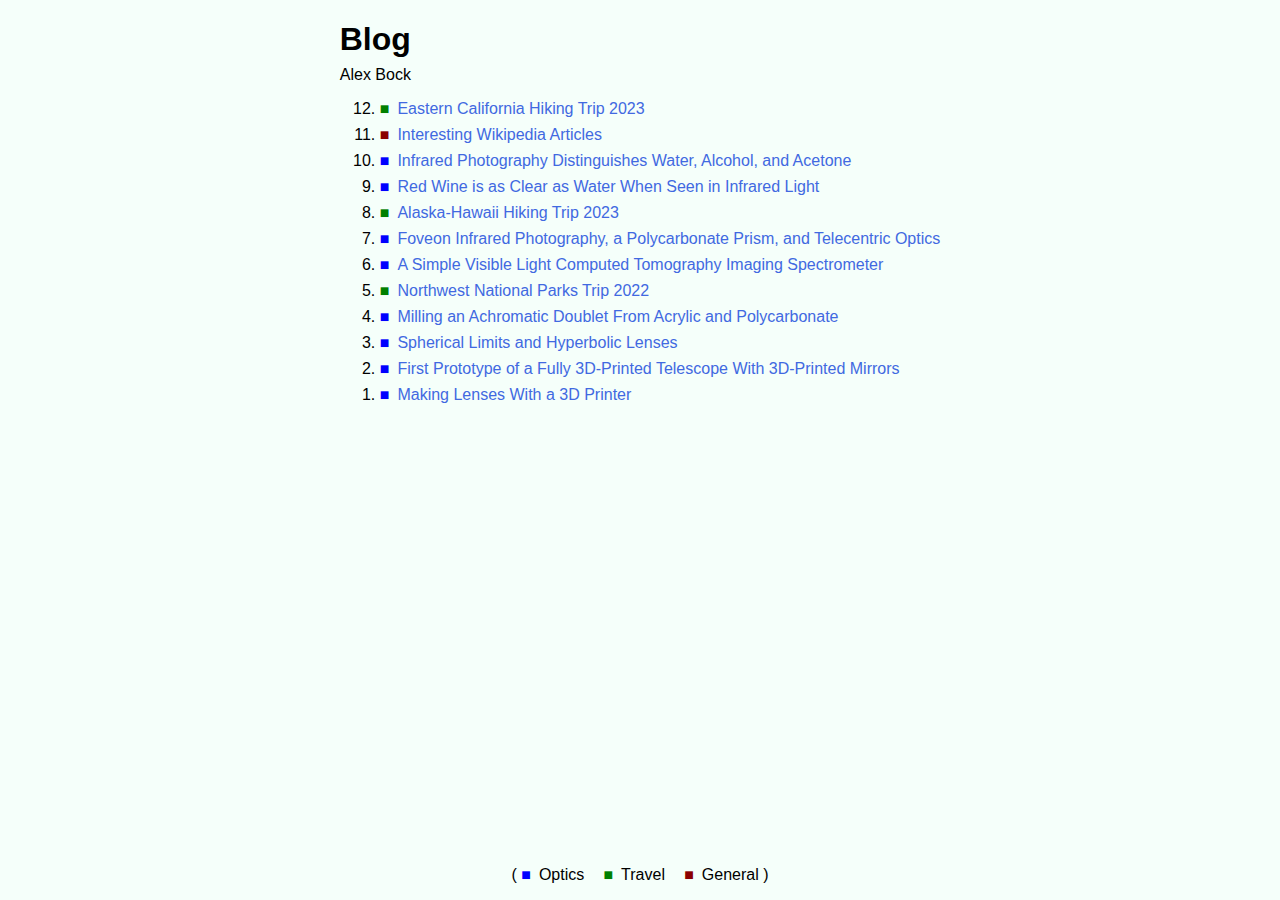
<file: index.html>
<!DOCTYPE html>
<html>
    <head>
        <meta charset="utf-8">
        <meta name="viewport" content="width=device-width,initial-scale=1">
        <title>Blog Index - Alex Bock</title>
        <link href="style.css" rel="stylesheet">
        <link href="index.css" rel="stylesheet">
    </head>
    <body>
        <div id="content">
            <h1>Blog</h1>
            <p class="info-line">Alex Bock</p>

            <ol reversed id="article-list">
                <li>
                    <a class="indexCategoryTravel" href="trip-eastern-california-2023/index.html">Eastern California Hiking Trip 2023</a>
                </li>
                <li>
                    <a class="indexCategoryGeneral" href="wikipedia-curiosities/index.html">Interesting Wikipedia Articles</a>
                </li>
                <li>
                    <a class="indexCategoryOptics" href="nir-distinguishes-colorless-liquids/index.html">Infrared Photography Distinguishes Water, Alcohol, and Acetone</a>
                </li>
                <li>
                    <a class="indexCategoryOptics" href="nir-water-red-wine-comparison/index.html">Red Wine is as Clear as Water When Seen in Infrared Light</a>
                </li>
                <li>
                    <a class="indexCategoryTravel" href="trip-ak-hi-2023/index.html">Alaska-Hawaii Hiking Trip 2023</a>
                </li>
                <li>
                    <a class="indexCategoryOptics" href="mini-projects-1/index.html">Foveon Infrared Photography, a Polycarbonate Prism, and Telecentric Optics</a>
                </li>
                <li>
                    <a class="indexCategoryOptics" href="ctis-1/index.html">A Simple Visible Light Computed Tomography Imaging Spectrometer</a>
                </li>
                <li>
                    <a class="indexCategoryTravel" href="trip-nw2022/index.html">Northwest National Parks Trip 2022</a>
                </li>
                <li>
                    <a class="indexCategoryOptics" href="acrylic-polycarbonate-achromatic-doublet/index.html">Milling an Achromatic Doublet From Acrylic and Polycarbonate</a>
                </li>
                <li>
                    <a class="indexCategoryOptics" href="3d-lenses-hyperbolic/index.html">Spherical Limits and Hyperbolic Lenses</a>
                </li>
                <li>
                    <a class="indexCategoryOptics" href="3d-telescope-1/index.html">First Prototype of a Fully 3D-Printed Telescope With 3D-Printed Mirrors</a>
                </li>
                <li>
                    <a class="indexCategoryOptics" href="3d-lenses/index.html">Making Lenses With a 3D Printer</a>
                </li>
            </ol>
        </div>
        <footer>
            (&nbsp;
            <span class="indexCategoryOptics">Optics</span>
            <span class="indexCategoryTravel">Travel</span>
            <span class="indexCategoryGeneral">General</span>
            <!--<span class="indexCategorySoftwareDevelopment">Software Development</span>-->
            &nbsp;)
        </footer>
    </body>
</html>
</file>
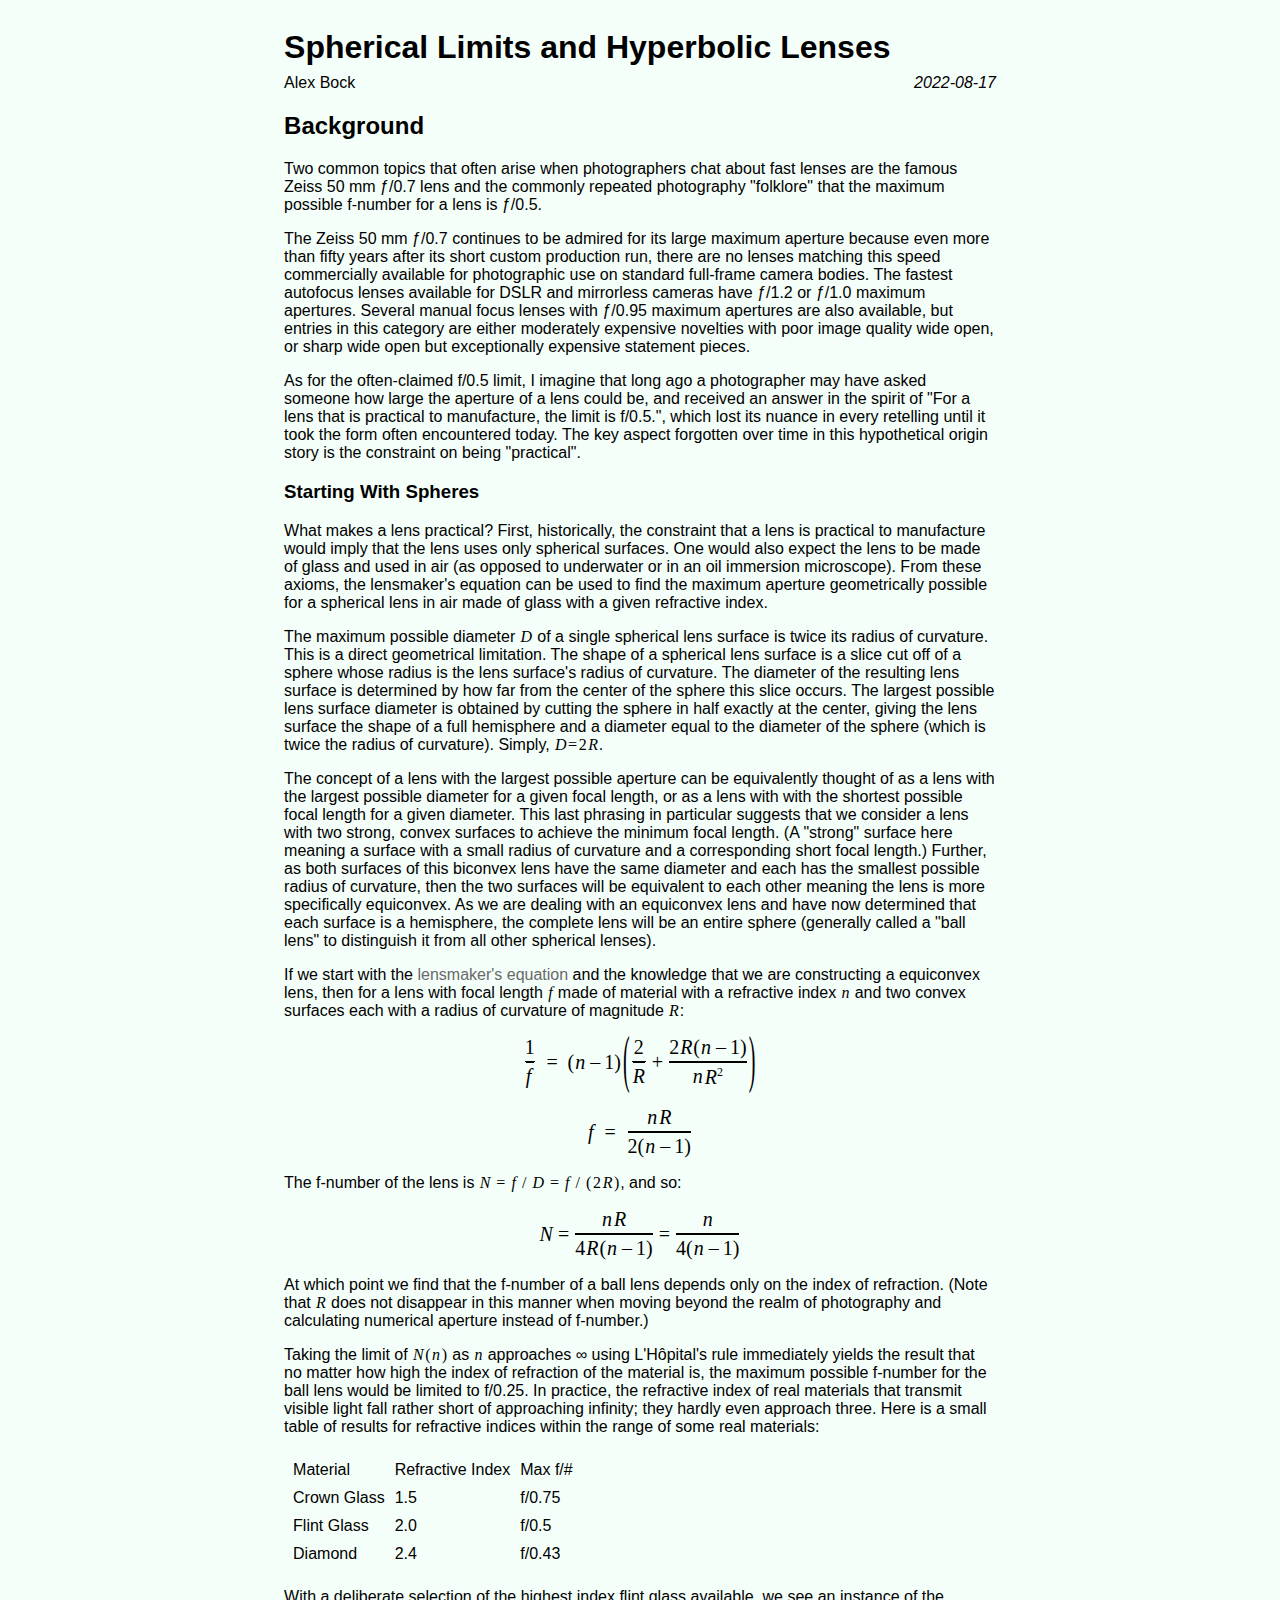
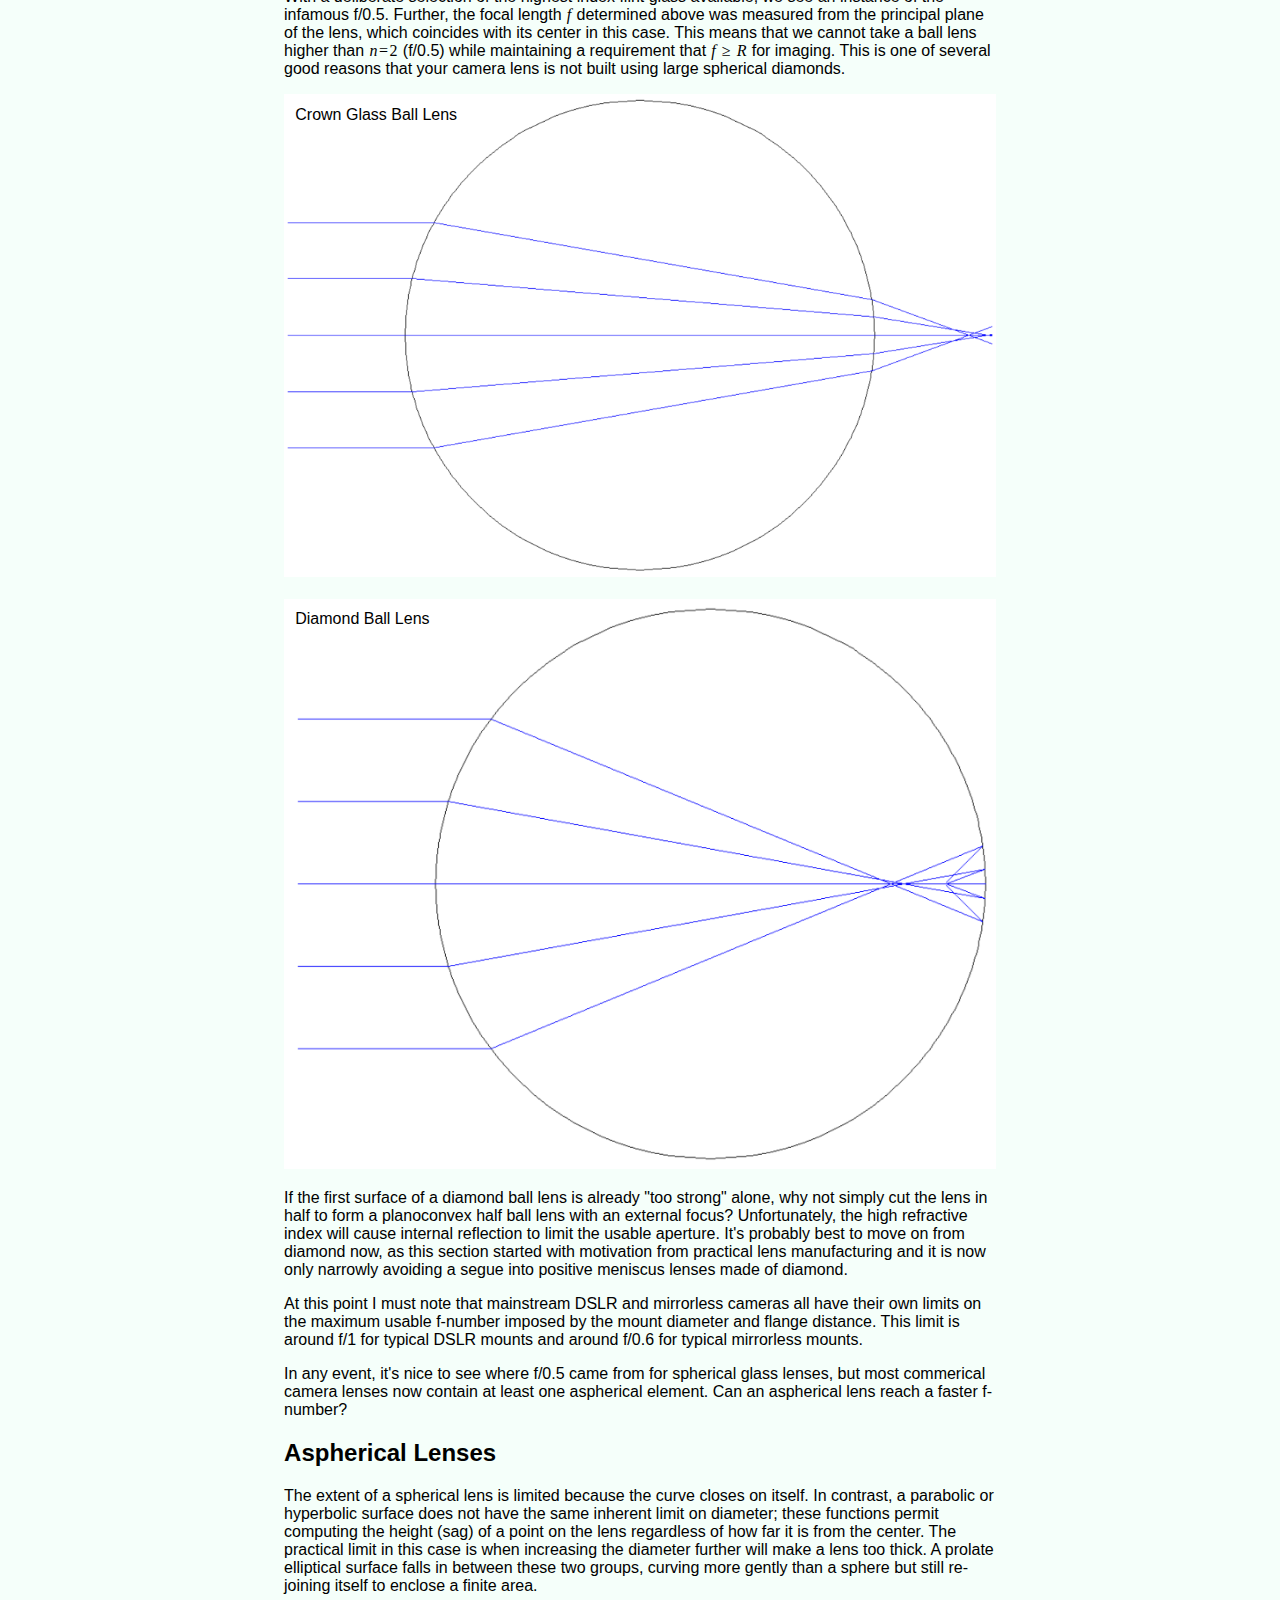
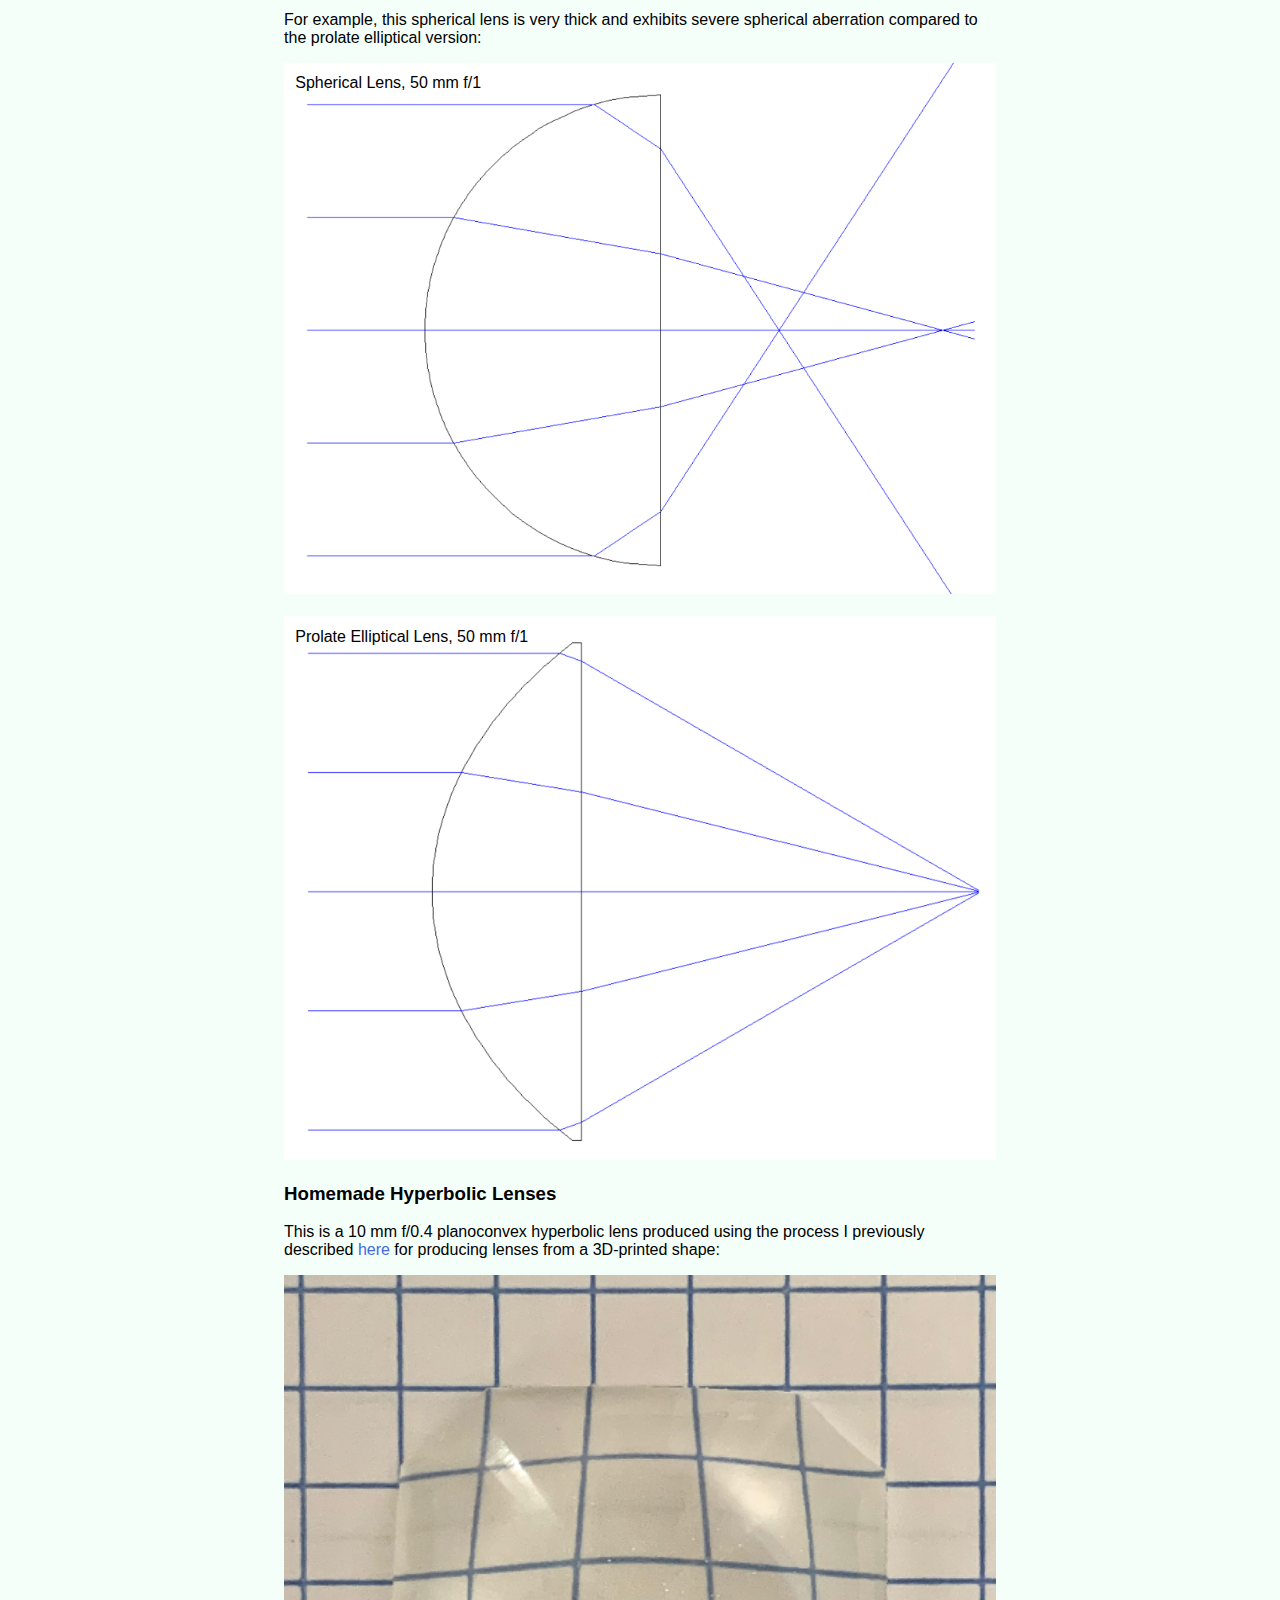
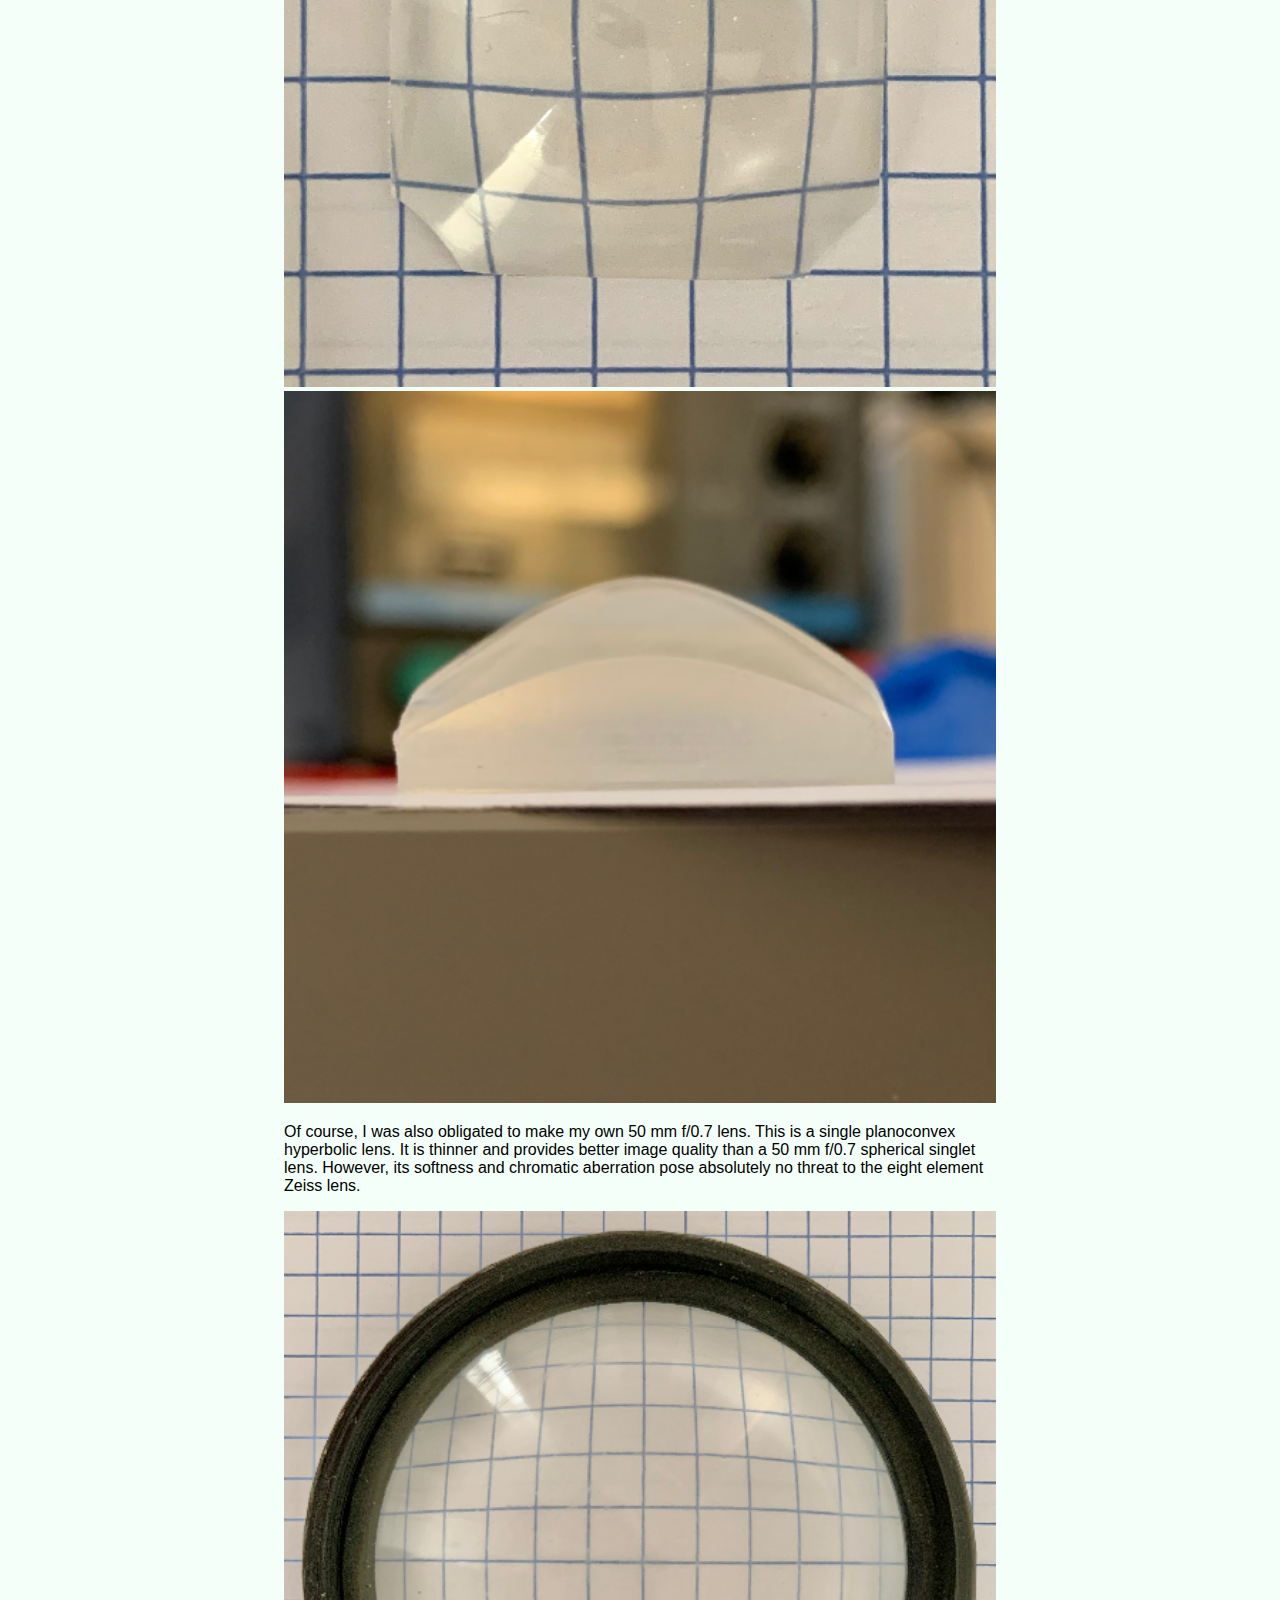
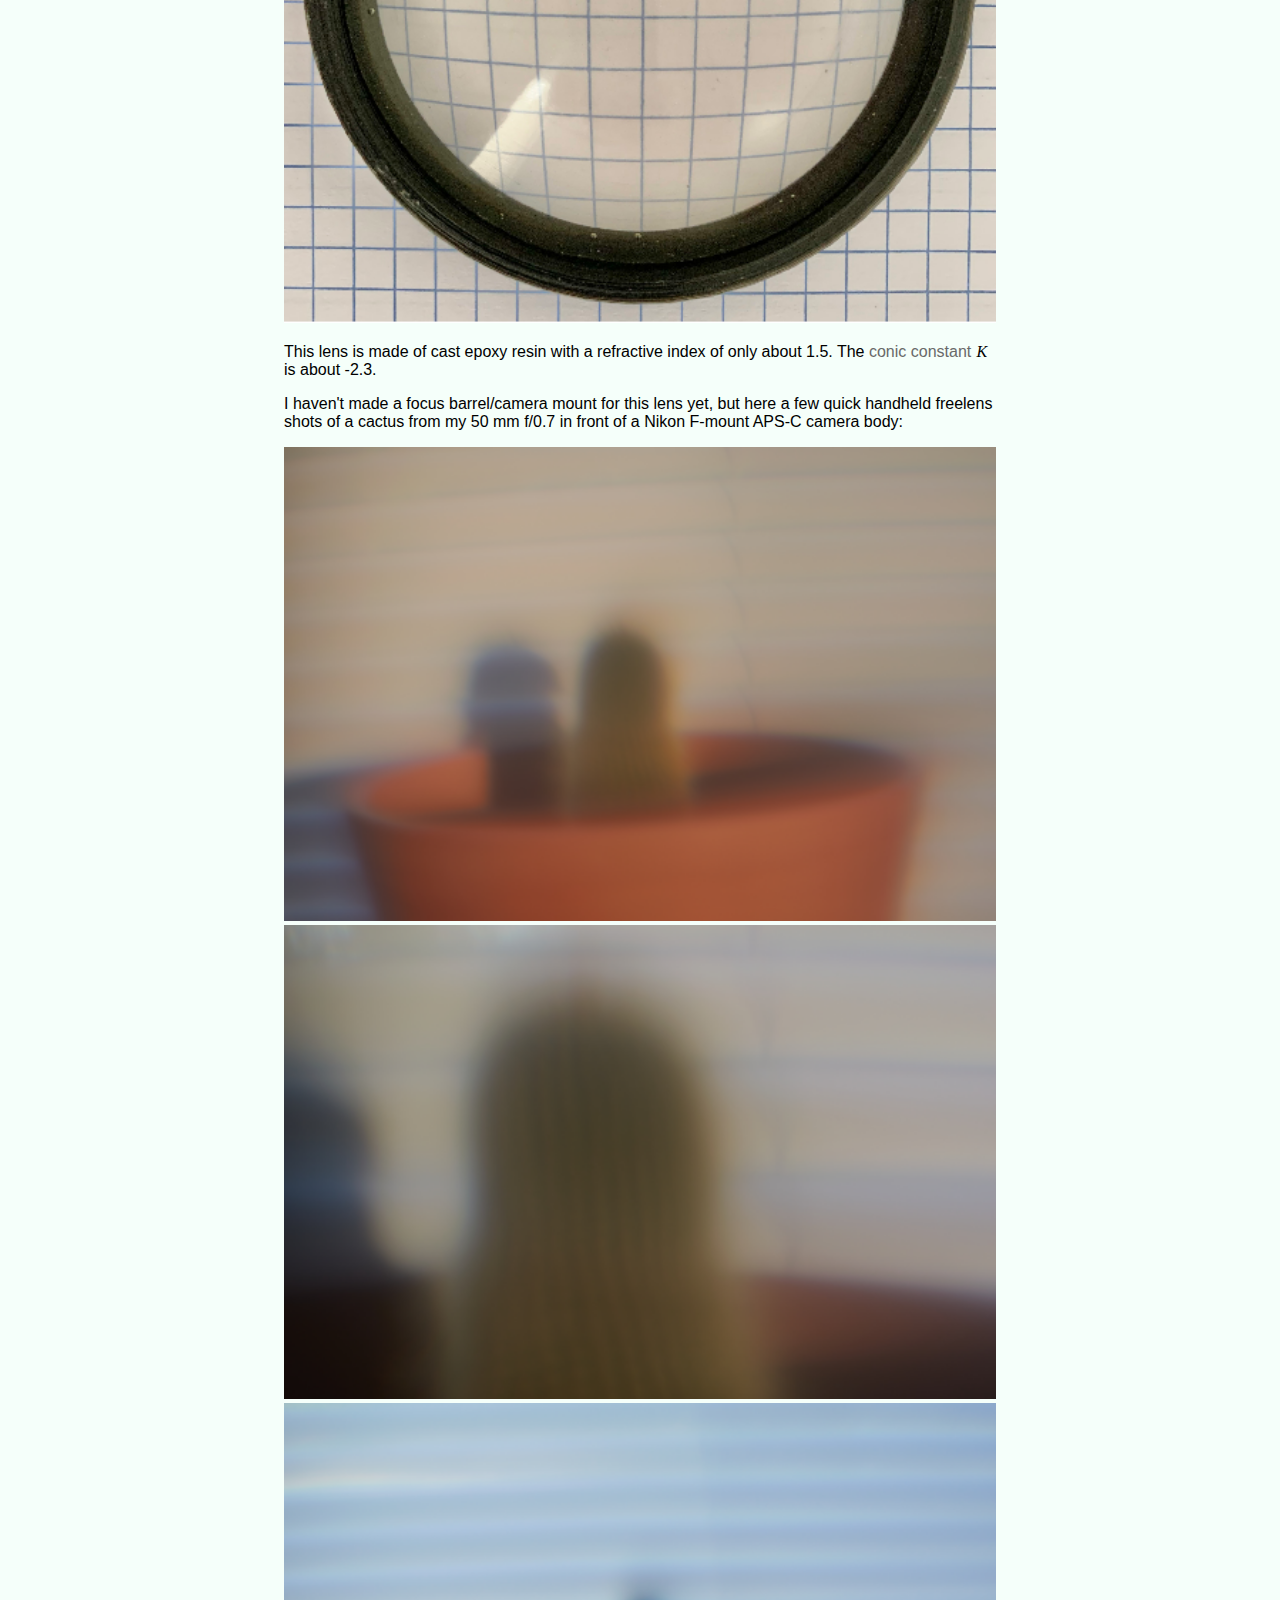
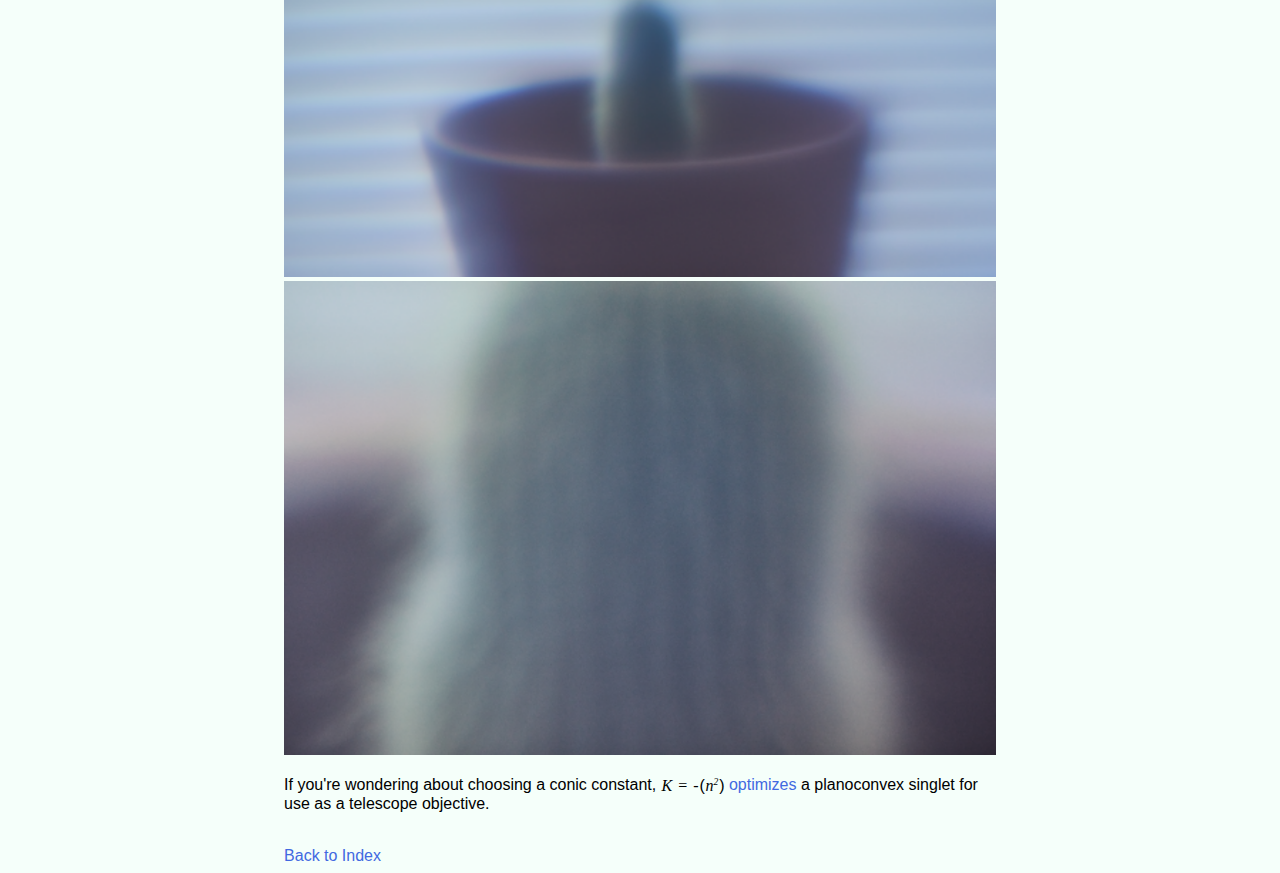
<file: 3d-lenses-hyperbolic/index.html>
<!DOCTYPE html>
<html>
    <head>
        <meta charset="utf-8">
        <meta name="viewport" content="width=device-width,initial-scale=1">
        <title>Spherical Limits and Hyperbolic Lenses</title>
        <link href="../style.css" rel="stylesheet">
        <link href="../math.css" rel="stylesheet">
        <style>
            .ray-diagram-label {
                position: absolute;
                z-index: 50;
                padding: 0.7em;
            }
        </style>
    </head>
    <body>
        <div id="content">
            <h1>Spherical Limits and Hyperbolic Lenses</h1>
            <p class="info-line">Alex Bock <span class="article-date">2022-08-17</span></p>
            <h2>Background</h2>
            <p>
                Two common topics that often arise when photographers chat about fast
                lenses are the famous Zeiss 50 mm &fnof;/0.7 lens and the commonly repeated photography
                "folklore" that the maximum possible f-number for a lens is &fnof;/0.5.
            </p>
            <p>
                The Zeiss 50 mm &fnof;/0.7 continues to be admired for its large maximum aperture because
                even more than fifty years after its short custom production run, there are no lenses
                matching this speed commercially available for photographic use on standard full-frame
                camera bodies. The fastest autofocus lenses available for DSLR and mirrorless cameras
                have &fnof;/1.2 or &fnof;/1.0 maximum apertures. Several manual focus lenses with &fnof;/0.95 maximum
                apertures are also available, but entries in this category are either moderately expensive
                novelties with poor image quality wide open, or sharp wide open but exceptionally expensive
                statement pieces.
            </p>
            <p>
                As for the often-claimed f/0.5 limit, I imagine that long ago a photographer may have
                asked someone how large the aperture of a lens could be,
                and received an answer in the spirit of "For a lens that is practical to manufacture,
                the limit is f/0.5.", which lost its nuance in every retelling until
                it took the form often encountered today. The key aspect
                forgotten over time in this hypothetical origin story is the constraint on being "practical".
            </p>
            <h3>Starting With Spheres</h3>
            <p>
                What makes a lens practical?
                First, historically, the constraint that a lens is practical to manufacture would
                imply that the lens uses only spherical surfaces. One would also expect
                the lens to be made of glass and used in air (as opposed to underwater or in an oil
                immersion microscope). From these axioms, the lensmaker's equation can be used to
                find the maximum aperture geometrically possible for a spherical lens in air made
                of glass with a given refractive index.
            </p>
            <p>
                The maximum possible diameter <span class="var">D</span> of a single spherical
                lens surface is twice its radius of curvature. This is a direct geometrical
                limitation. The shape of a spherical lens surface is a slice cut off of a sphere
                whose radius is the lens surface's radius of curvature. The diameter of the resulting
                lens surface is determined by how far from the center of the sphere this slice
                occurs. The largest possible lens surface diameter is obtained by cutting the sphere
                in half exactly at the center, giving the lens surface the shape of a full hemisphere
                and a diameter equal to the diameter of the sphere (which is twice the radius of
                curvature). Simply,
                <span class="var">D</span><span class="sym">=</span><span class="num">2</span><span class="var">R</span>.
            </p>
            <p>
                The concept of a lens with the largest possible aperture can be equivalently
                thought of as a lens with the largest possible diameter for a given focal length,
                or as a lens with with the shortest possible focal length for a given diameter.
                This last phrasing in particular suggests that we consider a lens with two strong,
                convex surfaces to achieve the minimum focal length.
                (A "strong" surface here
                meaning a surface with a small radius of
                curvature and a corresponding short focal length.)
                Further, as both surfaces of this biconvex lens have the same diameter
                and each has the smallest possible radius of curvature, then the two surfaces will be
                equivalent to each other meaning the lens is more specifically equiconvex.
                As we are dealing with an equiconvex lens and have now determined that each surface is
                a hemisphere, the complete lens will be an entire sphere (generally called a "ball lens"
                to distinguish it from all other spherical lenses).
            </p>
            <p> 
                If we start with the <a href="https://en.wikipedia.org/wiki/Lens#Lensmaker's_equation">lensmaker's equation</a>
                and the knowledge that we are constructing
                a equiconvex lens, then
                for a lens with focal length <span class="var">f</span> made of material with a
                refractive index <span class="var">n</span> and two convex surfaces each with
                a radius of curvature of magnitude <span class="var">R</span>:
            </p>
            <div class="eq full_line">
                <div class="frac">
                    <div class="num">1</div>
                    <div class="var">f</div>
                </div>
                <div class="sym isolate">
                    =
                </div>
                <div class="paren">
                    <div class="var">n</div>
                    <div class="sym">&ndash;</div>
                    <div class="num">1</div>
                </div>
                <div class="paren tall">
                    <div class="group">
                        <div class="frac">
                            <div class="group">
                                <div class="num">2</div>
                            </div>
                            <div class="var">R</div>
                        </div>
                        <div class="sym">+</div>
                        <div class="frac">
                            <div class="group">
                                <div class="num">2</div>
                                <div class="var">R</div>
                                <div class="paren">
                                    <div class="var">n</div>
                                    <div class="sym">&ndash;</div>
                                    <div class="num">1</div>
                                </div>
                            </div>
                            <div class="group">
                                <div class="var">n</div>
                                <div class="var">R<sup><div class="num">2</div></sup></div>
                            </div>
                        </div>
                    </div>
                </div>
            </div>
            <br>
            <div class="eq full_line">
                <div class="var">f</div>
                <div class="sym isolate">
                    =
                </div>
                <div class="frac">
                    <div class="group">
                        <div class="var">n</div>
                        <div class="var">R</div>
                    </div>
                    <div class="group">
                        <div class="num">2</div>
                        <div class="paren">
                            <div class="var">n</div>
                            <div class="sym">&ndash;</div>
                            <div class="num">1</div>
                        </div>
                    </div>
                </div>
            </div>
            
            <p>
                The f-number of the lens is
                <span class="var">N</span>
                <span class="sym">=</span>
                <span class="var">f</span>
                <span class="sym">/</span>
                <span class="var">D</span>
                <span class="sym">=</span>
                <span class="var">f</span>
                <span class="sym">/</span>
                <span class="sym">(</span><span class="num">2</span><span class="var">R</span><span class="sym">)</span>,
                and so:
            </p>

            <div class="eq full_line">
                <div class="var">N</div>
                <div class="sym">=</div>
                <div class="frac">
                    <div class="group">
                        <div class="var">n</div>
                        <div class="var">R</div>
                    </div>
                    <div class="group">
                        <div class="num">4</div>
                        <div class="var">R</div>
                        <div class="paren">
                            <div class="var">n</div>
                            <div class="sym">&ndash;</div>
                            <div class="num">1</div>
                        </div>
                    </div>
                </div>
                <div class="sym">=</div>
                <div class="frac">
                    <div class="group">
                        <div class="var">n</div>
                    </div>
                    <div class="group">
                        <div class="num">4</div>
                        <div class="paren">
                            <div class="var">n</div>
                            <div class="sym">&ndash;</div>
                            <div class="num">1</div>
                        </div>
                    </div>
                </div>
            </div>

            <p>
                At which point we find that the f-number of a ball lens depends only
                on the index of refraction. (Note that <span class="var">R</span>
                does not disappear in this manner when moving beyond the realm of
                photography and calculating numerical aperture instead of f-number.)
            </p>

            <p>
                Taking the limit of
                <span class="var">N</span><span class="sym">(</span><span class="var">n</span><span class="sym">)</span>
                as <span class="var">n</span> approaches &infin; using L'H&ocirc;pital's rule immediately yields
                the result that no matter how high the index of refraction of the material is, the maximum possible
                f-number for the ball lens would be limited to f/0.25. In practice, the refractive index of real materials
                that transmit visible light fall rather short of approaching infinity; they hardly even approach three.
                Here is a small table of results for refractive indices within the range of some real materials:
            </p>

            <table>
                <tr>
                    <td>Material</td>
                    <td>Refractive Index</td>
                    <td>Max f/#</td>
                </tr>
                <tr>
                    <td>Crown Glass</td>
                    <td>1.5</td>
                    <td>f/0.75</td>
                </tr>
                <tr>
                    <td>Flint Glass</td>
                    <td>2.0</td>
                    <td>f/0.5</td>
                </tr>
                <tr>
                    <td>Diamond</td>
                    <td>2.4</td>
                    <td>f/0.43</td>
                </tr>
            </table>

            <p>
                With a deliberate selection of the highest index flint glass available,
                we see an instance of the infamous f/0.5. Further, the focal length
                <span class="var">f</span>
                determined above was measured from the principal
                plane of the lens, which coincides with its center in this case.
                This means that we cannot take a ball lens higher than
                <span class="var">n</span><span class="sym">=</span><span class="num">2</span>
                (f/0.5)
                while maintaining a requirement that
                <span class="var">f</span>
                <span class="sym">&ge;</span>
                <span class="var">R</span> for imaging. This is one of several good reasons that your camera lens is not
                built using large spherical diamonds.
            </p>

            <div>
                <div class="ray-diagram-label">Crown Glass Ball Lens</div>
                <img width="100%" src="crown-glass-ball.png" alt="A ray diagram of a crown glass ball lens showing external focus">
            </div>
            <br>
            <div>
                <div class="ray-diagram-label">Diamond Ball Lens</div>
                <img width="100%" src="diamond-ball.png" alt="A ray diagram of a diamond ball lens showing internal focus">
            </div>

            <p>
                If the first surface of a diamond ball lens is already "too strong" alone, why
                not simply cut the lens in half to form a planoconvex half ball lens with an external focus?
                Unfortunately, the high refractive index will cause internal reflection to limit the usable aperture.
                It's probably best to move on from diamond now, as this section started with
                motivation from practical lens manufacturing and it is now only narrowly avoiding
                a segue into positive meniscus lenses made of diamond.
            </p>

            <p>
                At this point I must note that mainstream DSLR and mirrorless cameras
                all have their own limits on the maximum usable f-number imposed by the
                mount diameter and flange distance. This limit is around f/1 for
                typical DSLR mounts and around f/0.6 for typical mirrorless mounts.
            </p>

            <p>
                In any event, it's nice to see where f/0.5 came from for spherical glass lenses,
                but most commerical camera lenses now contain at least one aspherical element.
                Can an aspherical lens reach a faster f-number?
            </p>

            <h2>Aspherical Lenses</h2>

            <p>
                The extent of a spherical lens is limited because the curve closes on
                itself. In contrast, a parabolic or hyperbolic surface does not have the same inherent
                limit on diameter; these functions permit computing the height (sag) of a point
                on the lens regardless of how far it is from the center. The practical limit in this
                case is when increasing the diameter further will make a lens too thick. A prolate
                elliptical surface falls in between these two groups, curving more gently than a sphere
                but still re-joining itself to enclose a finite area.
            </p>

            <p>
                For example, this spherical lens is very thick and exhibits severe spherical aberration compared to the prolate elliptical version:
            </p>

            <div>
                <div class="ray-diagram-label">Spherical Lens, 50 mm f/1</div>
                <img width="100%" src="cmp-sphere.png" alt="A ray diagram of thick, spherical lens with severe spherical aberration">
            </div>
            <br>
            <div>
                <div class="ray-diagram-label">Prolate Elliptical Lens, 50 mm f/1</div>
                <img width="100%" src="cmp-prolate-ellipse.png" alt="A ray diagram of thin, prolate elliptical lens without severe spherical aberration">
            </div>

            <h3>Homemade Hyperbolic Lenses</h3>

            <p>
                This is a 10 mm f/0.4 planoconvex hyperbolic lens produced using the process I previously described
                <a href="../3d-lenses/index.html">here</a> for producing lenses from a 3D-printed shape:
            </p>

            <img src="10mm-f04.png"
            alt="Photograph of a 10 mm f/0.4 lens cast in epoxy" width="100%">

            <img src="hyperbolic_lens_side.png"
            alt="Photograph of a 10 mm f/0.4 lens cast in epoxy (side view)" width="100%">

            <p>
                Of course, I was also obligated to make my own 50 mm f/0.7 lens. This
                is a single planoconvex hyperbolic lens. It is thinner
                and provides better image quality than a 50 mm f/0.7 spherical
                singlet lens. However, its softness and chromatic aberration pose absolutely no threat to the
                eight element Zeiss lens.
            </p>

            <img src="50mm-f07.png"
            alt="Photograph of a 50 mm f/0.7 lens cast in epoxy" width="100%">

            <p>
                This lens is made of cast epoxy resin with a refractive index of only about 1.5.
                The <a href="https://en.wikipedia.org/wiki/Conic_constant">conic constant</a>
                <span class="var">K</span> is about -2.3.
            </p>

            <p>
                I haven't made a focus barrel/camera mount for this lens yet, but here a few
                quick handheld freelens shots of a cactus from my 50 mm f/0.7 in front of a
                Nikon F-mount APS-C camera body:
            </p>

            <img src="cactus1.png"
            alt="Photograph of cactus" width="100%">

            <img src="cactus3.png"
            alt="Photograph of cactus" width="100%">

            <img src="cactus2.png"
            alt="Photograph of cactus" width="100%">

            <img src="cactus4.png"
            alt="Photograph of cactus" width="100%">

            <p>
                If you're wondering about choosing a conic constant,
                <span class="var">K</span>
                <span class="sym">=</span>
                <span class="sym">-</span><span class="paren" style="display: inline;"><span class="var">n<sup>2</sup></span></span>
                <a href="https://doi.org/10.2307/2324064">optimizes</a>
                a planoconvex singlet for use as a telescope objective.
            </p>

            <br>
            <a href="../index.html">Back to Index</a>
        </div>
    </body>
</html>
</file>
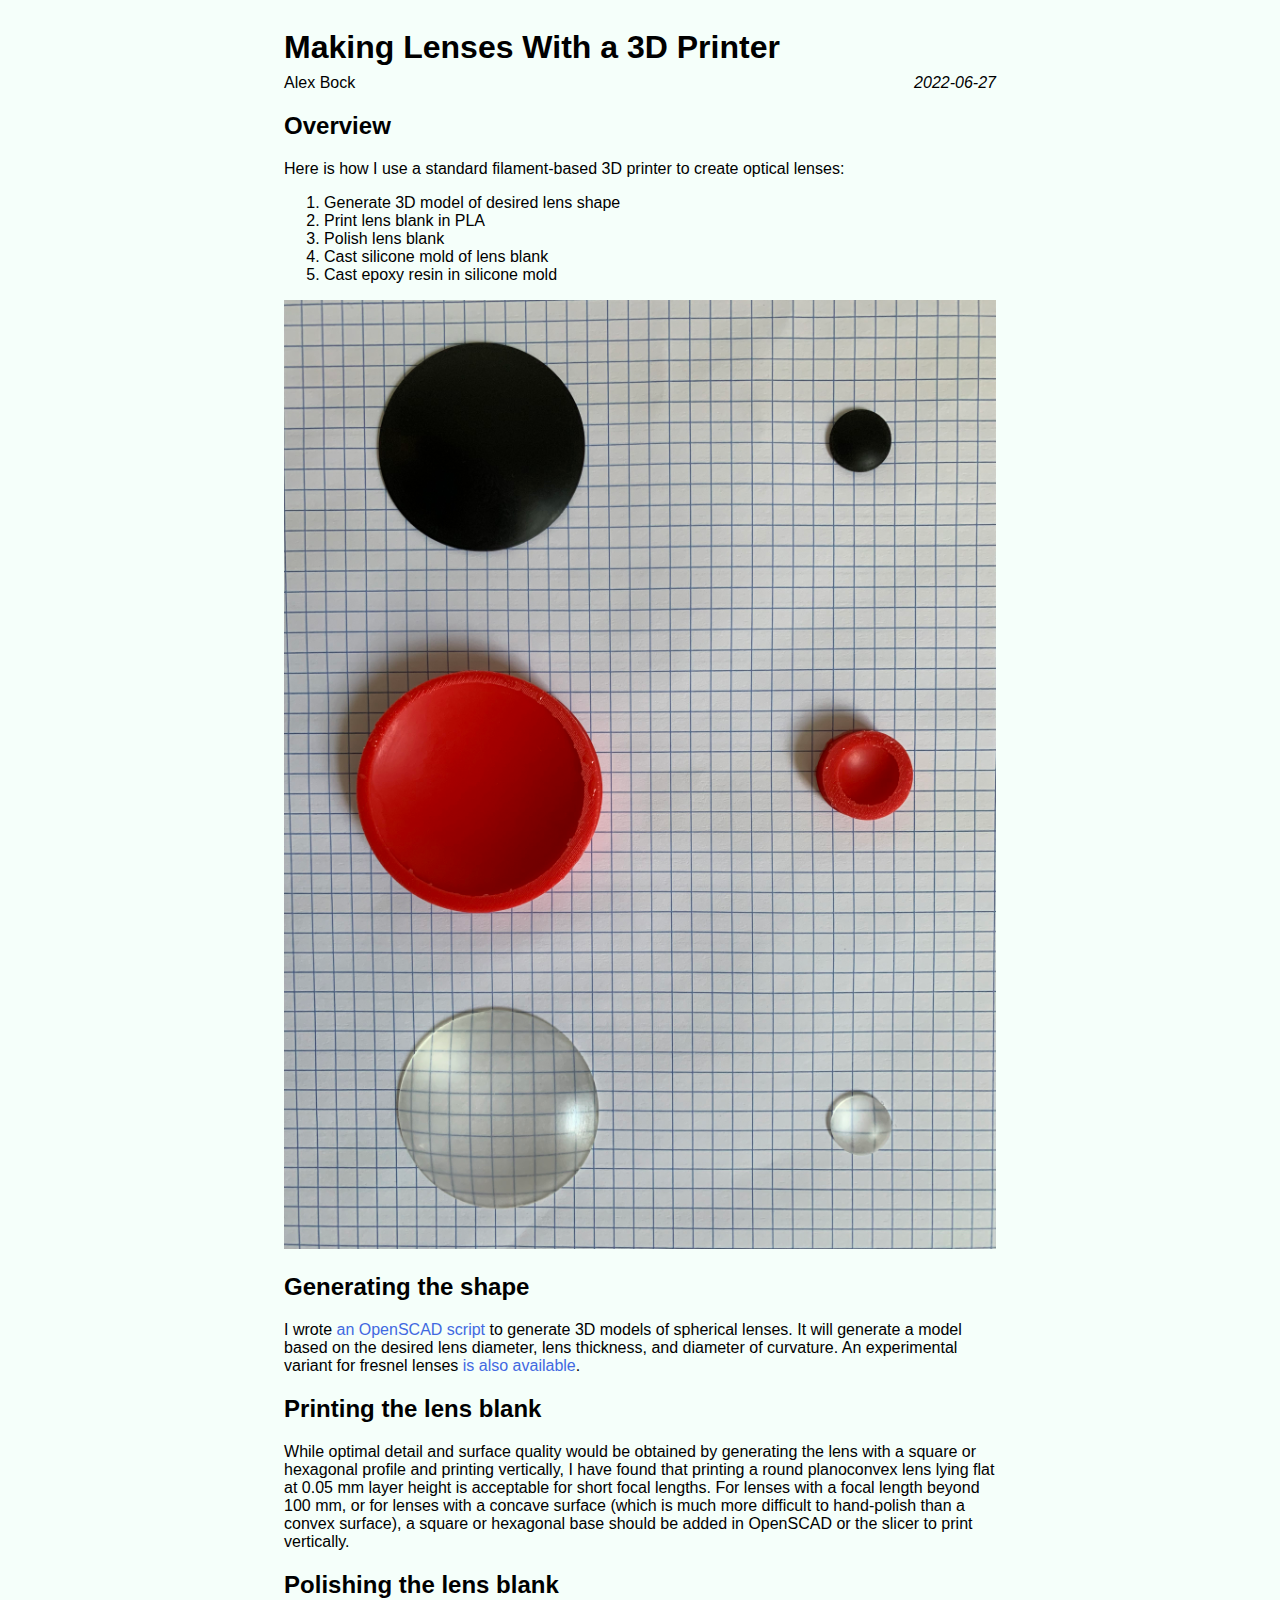
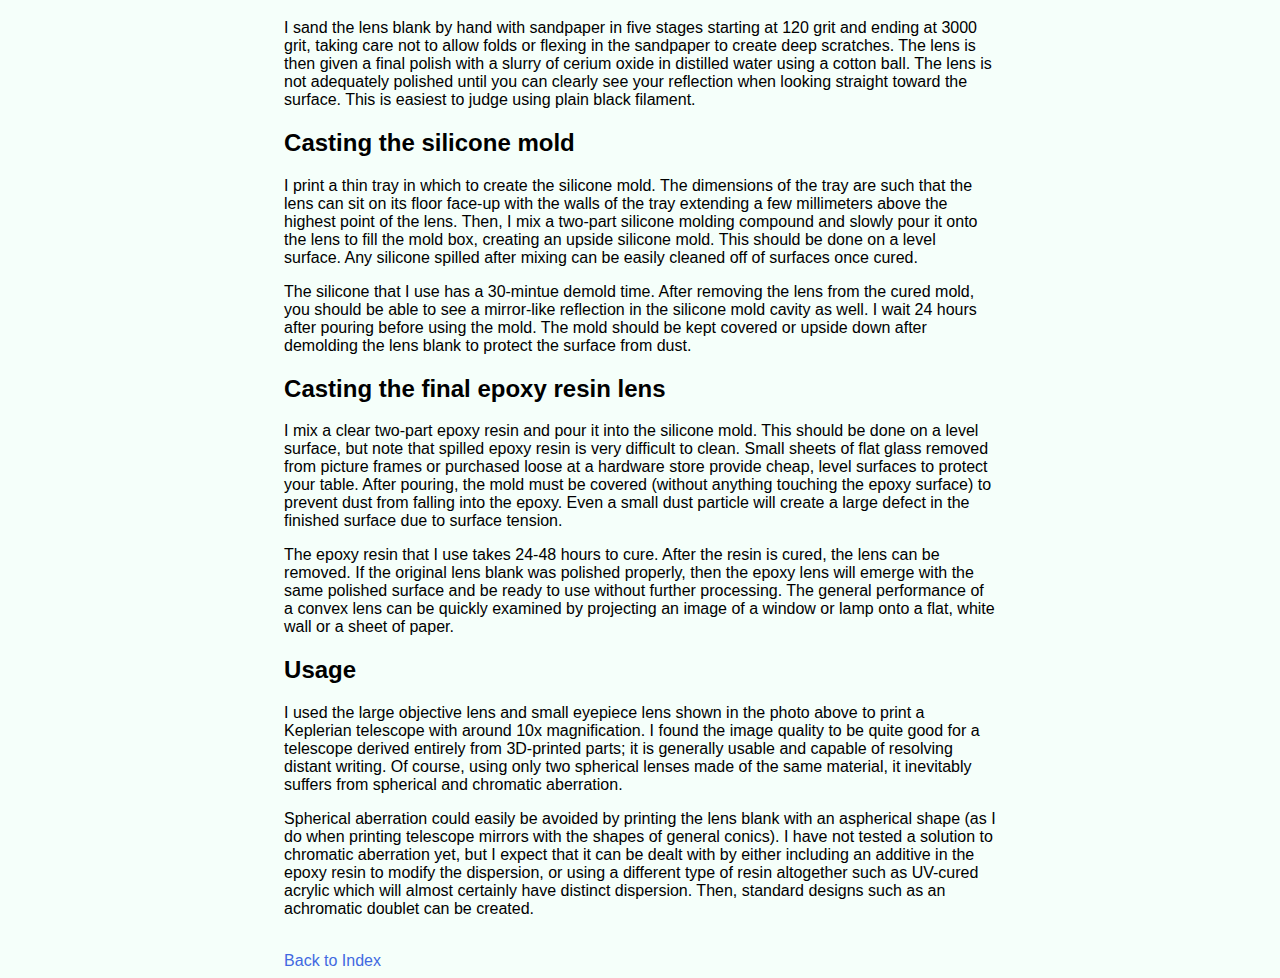
<file: 3d-lenses/index.html>
<!DOCTYPE html>
<html>
    <head>
        <meta charset="utf-8">
        <meta name="viewport" content="width=device-width,initial-scale=1">
        <title>Making Lenses With a 3D Printer</title>
        <link href="../style.css" rel="stylesheet">
    </head>
    <body>
        <div id="content">
            <h1>Making Lenses With a 3D Printer</h1>
            <p class="info-line">Alex Bock <span class="article-date">2022-06-27</span></p>
            <h2>Overview</h2>
            Here is how I use a standard filament-based 3D printer to create
            optical lenses:

            <ol>
                <li>Generate 3D model of desired lens shape</li>
                <li>Print lens blank in PLA</li>
                <li>Polish lens blank</li>
                <li>Cast silicone mold of lens blank</li>
                <li>Cast epoxy resin in silicone mold</li>
            </ol>

            <img src="3d-printed-lens-stages.jpeg"
            alt="Photograph of a large and a small lens in each
            of three stages: polished, 3D-printed blank; silicone mold;
            and finished epoxy resin lens" width="100%">

            <h2>Generating the shape</h2>
            <p>
            I wrote <a href="lens-spherical.scad">an OpenSCAD script</a> to generate 3D models of spherical lenses.
            It will generate a model based on the desired lens diameter, lens thickness,
            and diameter of curvature. An experimental variant for fresnel lenses <a href="fresnel-lens-spherical.scad">is also
            available</a>.
            </p>

            <h2>Printing the lens blank</h2>
            <p>
            While optimal detail and surface quality would be obtained by generating the lens
            with a square or hexagonal profile and printing vertically, I have found that
            printing a round planoconvex lens lying flat at 0.05 mm layer height is acceptable
            for short focal lengths. For lenses with a focal length beyond 100 mm, or for
            lenses with a concave surface (which is much more difficult to hand-polish than
            a convex surface), a square or hexagonal base should be added in OpenSCAD or the
            slicer to print vertically.
            </p>

            <h2>Polishing the lens blank</h2>
            <p>
            I sand the lens blank by hand with sandpaper in five stages starting at 120 grit and
            ending at 3000 grit, taking care not to allow folds or flexing in the sandpaper to 
            create deep scratches. The lens is then given a final polish with a slurry of cerium oxide
            in distilled water using a cotton ball. The lens is not adequately polished until you can
            clearly see your reflection when looking straight toward the surface. This is easiest to
            judge using plain black filament.
            </p>

            <h2>Casting the silicone mold</h2>
            <p>
            I print a thin tray in which to create the silicone mold. The dimensions of the tray
            are such that the lens can sit on its floor face-up with the walls of the tray extending a few
            millimeters above the highest point of the lens. Then, I mix a two-part silicone molding compound
            and slowly pour it onto the lens to fill the mold box, creating an upside silicone mold.
            This should be done on a level surface. Any silicone spilled after mixing can be easily
            cleaned off of surfaces once cured.
            </p>
            <p>
            The silicone that I use has a 30-mintue demold time. After removing the lens from the cured mold,
            you should be able to see a mirror-like reflection in the silicone mold cavity as well. I wait
            24 hours after pouring before using the mold. The mold should be kept covered or upside down after
            demolding the lens blank to protect the surface from dust.
            </p>

            <h2>Casting the final epoxy resin lens</h2>
            <p>I mix a clear two-part epoxy resin and pour it into the silicone mold. This should be
                done on a level surface, but note that spilled epoxy resin is very difficult to clean.
                Small sheets of flat glass removed from picture frames or purchased loose at a hardware store
                provide cheap, level surfaces to protect your table. After pouring, the mold must be covered
                (without anything touching the epoxy surface) to prevent dust from falling into the epoxy.
                Even a small dust particle will create a large defect in the finished surface due to surface
                tension.
            </p>
            <p>The epoxy resin that I use takes 24-48 hours to cure. After the resin is cured, the lens
                can be removed. If the original lens blank was polished properly, then the epoxy lens
                will emerge with the same polished surface and be ready to use without further processing.
                The general performance of a convex lens can be quickly examined by projecting an image of
                a window or lamp onto a flat, white wall or a sheet of paper.
            </p>

            <h2>Usage</h2>
            <p>I used the large objective lens and small eyepiece lens shown in the photo above
                to print a Keplerian telescope with around 10x magnification. I found the image
                quality to be quite good for a telescope derived entirely from 3D-printed parts;
                it is generally usable and capable of resolving distant writing. Of course, using
                only two spherical lenses made of the same material, it inevitably suffers from
                spherical and chromatic aberration.
            </p>
            <p>
                Spherical aberration could easily be avoided by printing
                the lens blank with an aspherical shape (as I do when printing telescope mirrors
                with the shapes of general conics). I have not tested a solution to chromatic
                aberration yet, but I expect that it can be dealt with by either including an additive
                in the epoxy resin to modify the dispersion, or using a different type of
                resin altogether such as UV-cured acrylic which will
                almost certainly have distinct dispersion. Then, standard designs such as an
                achromatic doublet can be created.
            </p>

            <br>
            <a href="../index.html">Back to Index</a>
        </div>
    </body>
</html>
</file>
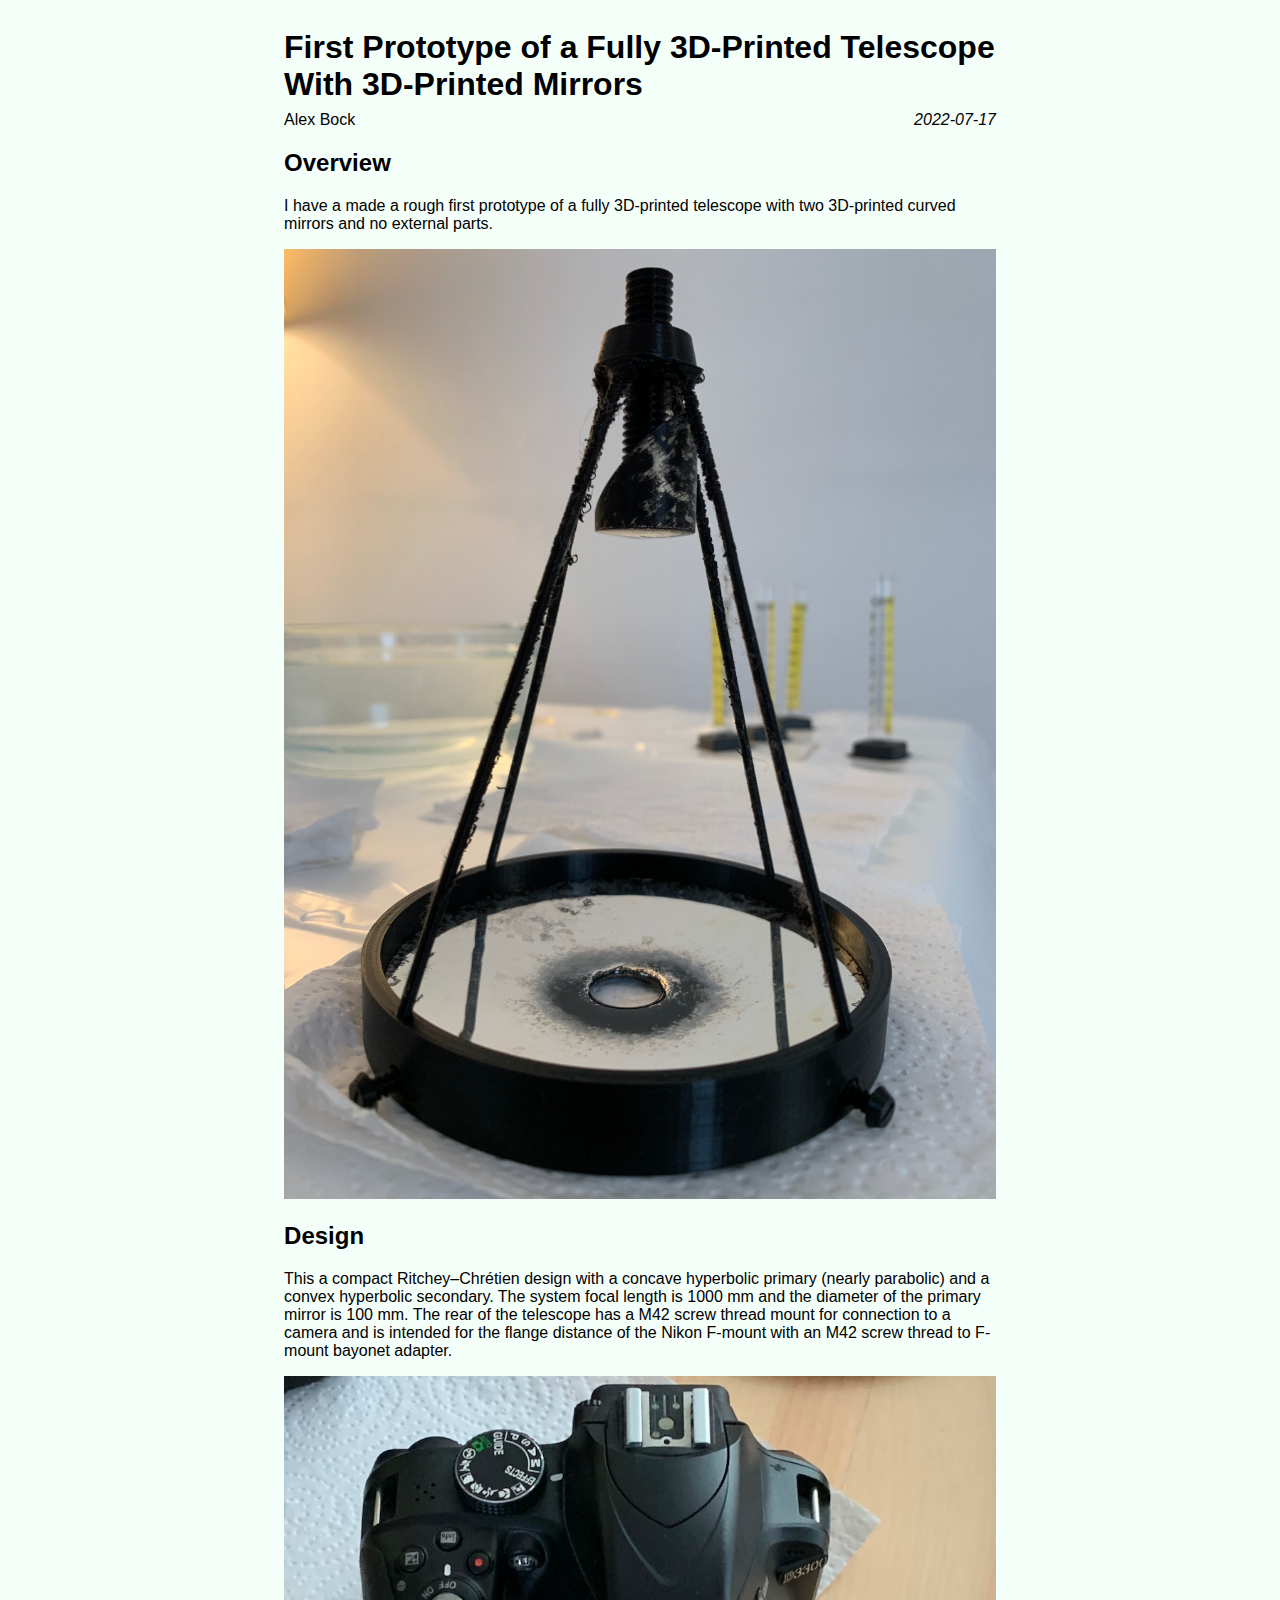
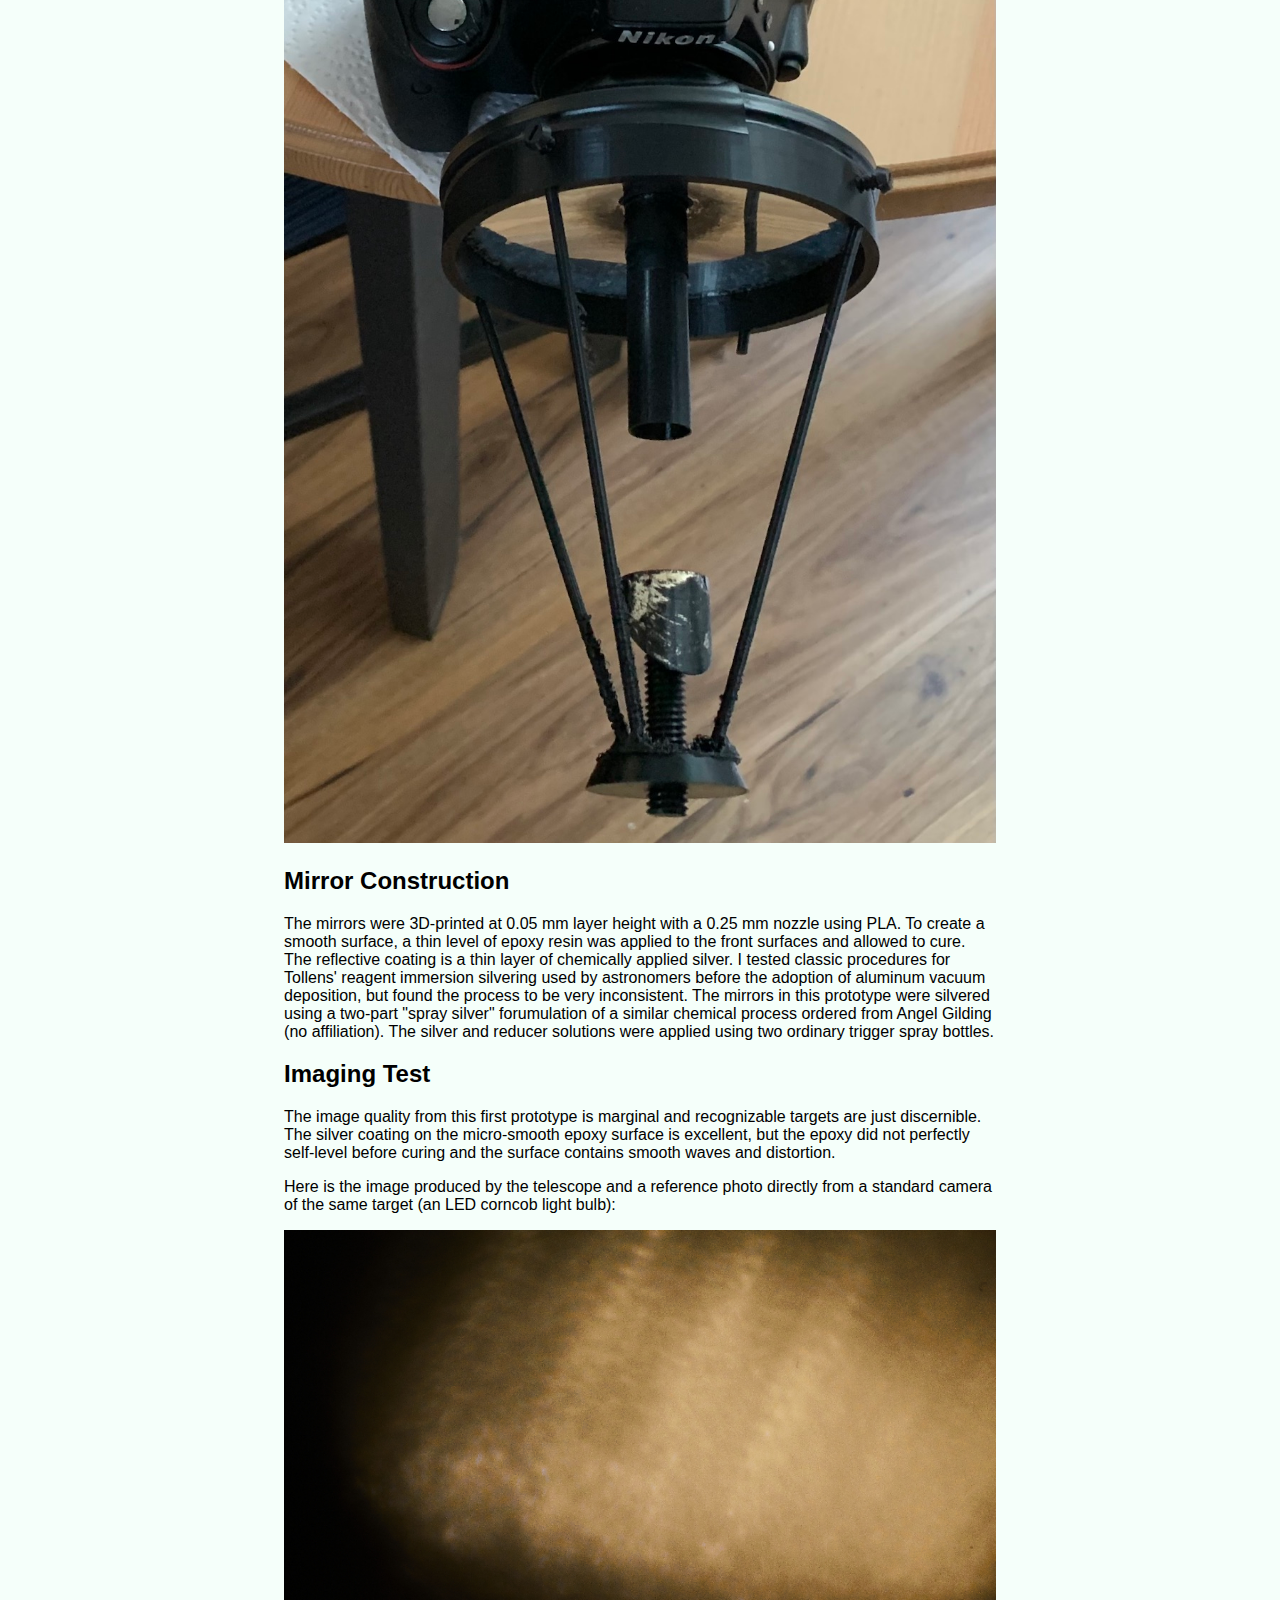
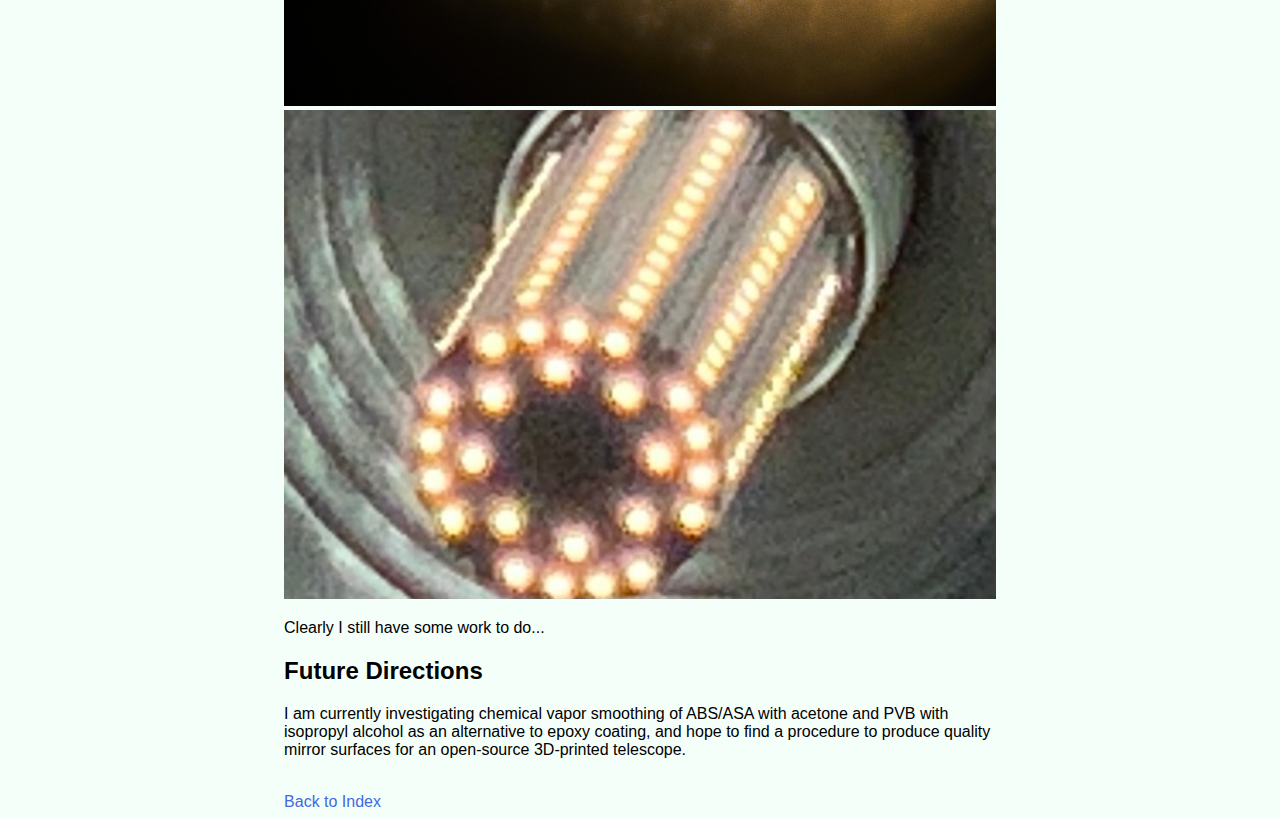
<file: 3d-telescope-1/index.html>
<!DOCTYPE html>
<html>
    <head>
        <meta charset="utf-8">
        <meta name="viewport" content="width=device-width,initial-scale=1">
        <title>First Prototype of a Fully 3D-Printed Telescope With 3D-Printed Mirrors</title>
        <link href="../style.css" rel="stylesheet">
    </head>
    <body>
        <div id="content">
            <h1>First Prototype of a Fully 3D-Printed Telescope With 3D-Printed Mirrors</h1>
            <p class="info-line">Alex Bock <span class="article-date">2022-07-17</span></p>

            <h2>Overview</h2>
            <p>I have a made a rough first prototype of a fully 3D-printed telescope
                with two 3D-printed curved mirrors and no external parts.
            </p>

            <img src="telescope1.jpeg" width="100%" alt="A photo of the bare telescope with primary and secondary mirrors">

            <h2>Design</h2>
            <p>
                This a compact Ritchey–Chrétien design with a concave hyperbolic primary (nearly parabolic)
                and a convex hyperbolic secondary. The system focal length is 1000 mm and the diameter
                of the primary mirror is 100 mm. The rear of the telescope has a M42 screw thread mount
                for connection to a camera and is intended for the flange distance of the Nikon F-mount
                with an M42 screw thread to F-mount bayonet adapter.
            </p>

            <img src="telescope2.jpeg" width="100%" alt="A photo of the telescope mounted on a camera.">

            <h2>Mirror Construction</h2>
            <p>
                The mirrors were 3D-printed at 0.05 mm layer height with a 0.25 mm nozzle using PLA.
                To create a smooth surface, a thin level of epoxy resin was applied to the front surfaces
                and allowed to cure. The reflective coating is a thin layer of chemically applied silver.
                I tested classic procedures for Tollens' reagent immersion silvering used by astronomers
                before the adoption of aluminum vacuum deposition, but found the process to be very
                inconsistent. The mirrors in this prototype were silvered using a two-part "spray silver"
                forumulation of a similar chemical process ordered from Angel Gilding (no affiliation).
                The silver and reducer solutions were applied using two ordinary trigger spray
                bottles.
            </p>

            <h2>Imaging Test</h2>
            <p>The image quality from this first prototype is marginal and recognizable targets are just
                discernible. The silver coating on the micro-smooth epoxy surface is excellent, but the
                epoxy did not perfectly self-level before curing and the surface contains smooth waves and
                distortion.
            </p>

            <p>Here is the image produced by the telescope and a reference photo directly from
                a standard camera of the same target (an LED corncob light bulb):
            </p>

            <img src="light-result.JPG" width="100%" alt="A photo from the telescope of a light bulb">
            <img src="light-comparison.jpeg" width="100%" alt="A reference photo of a light bulb">

            <p>
                Clearly I still have some work to do...
            </p>

            <h2>Future Directions</h2>
            <p>
                I am currently investigating chemical vapor smoothing of ABS/ASA with acetone and PVB with isopropyl alcohol
                as an alternative to epoxy coating, and hope to find a procedure to produce quality mirror surfaces for
                an open-source 3D-printed telescope.
            </p>

            <br>
            <a href="../index.html">Back to Index</a>
        </div>
    </body>
</html>
</file>
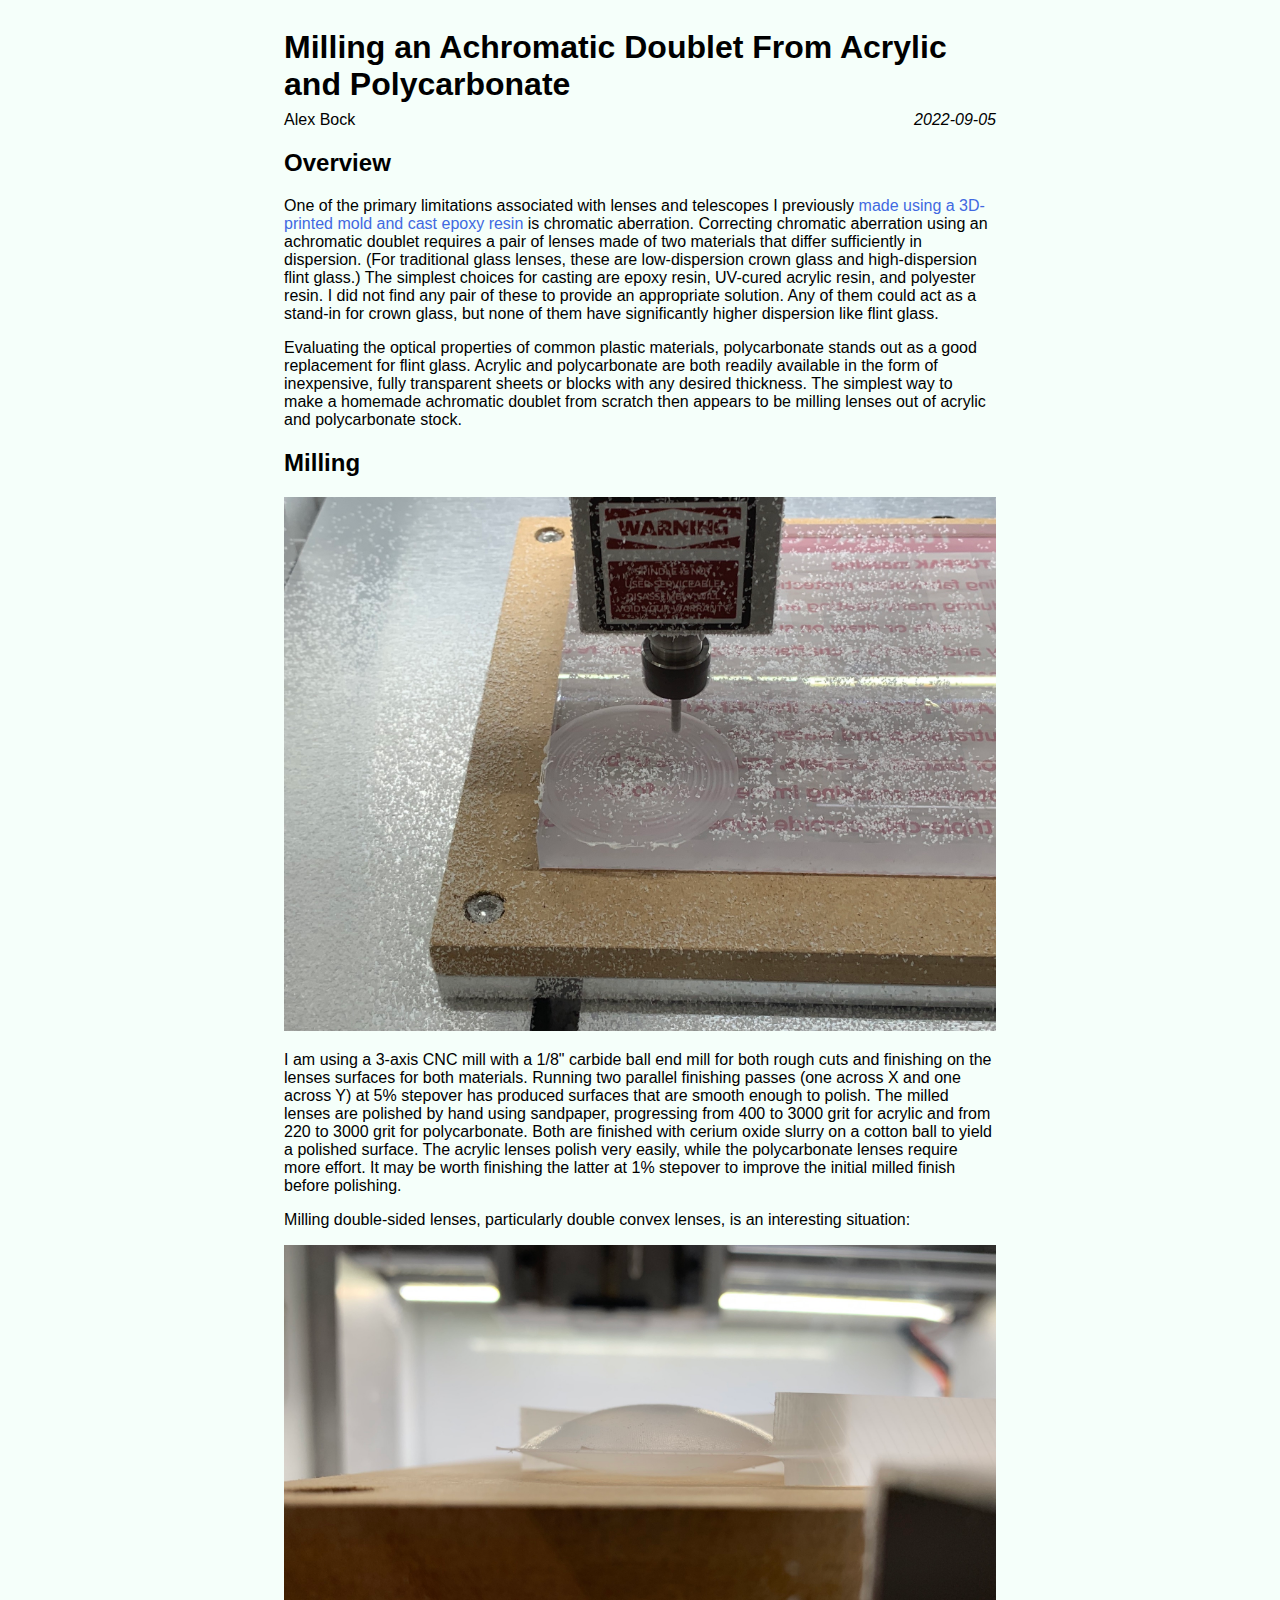
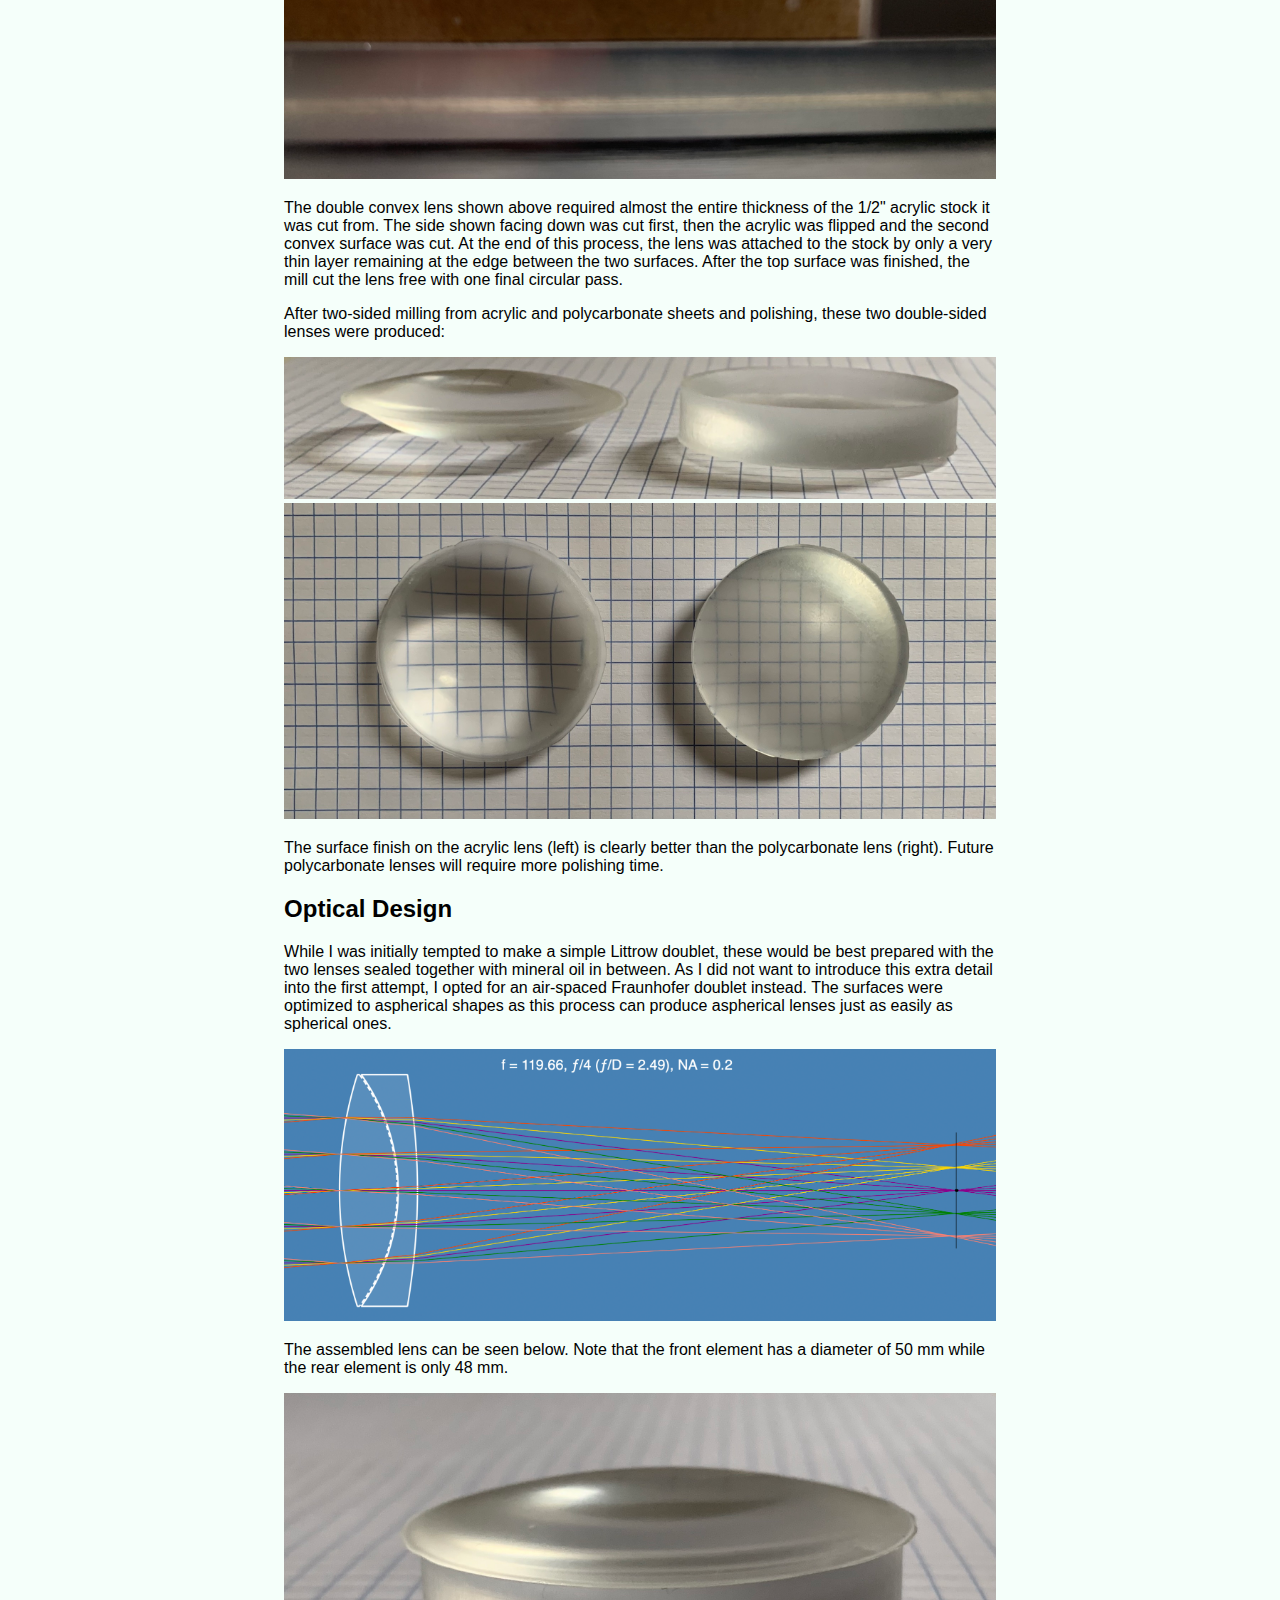
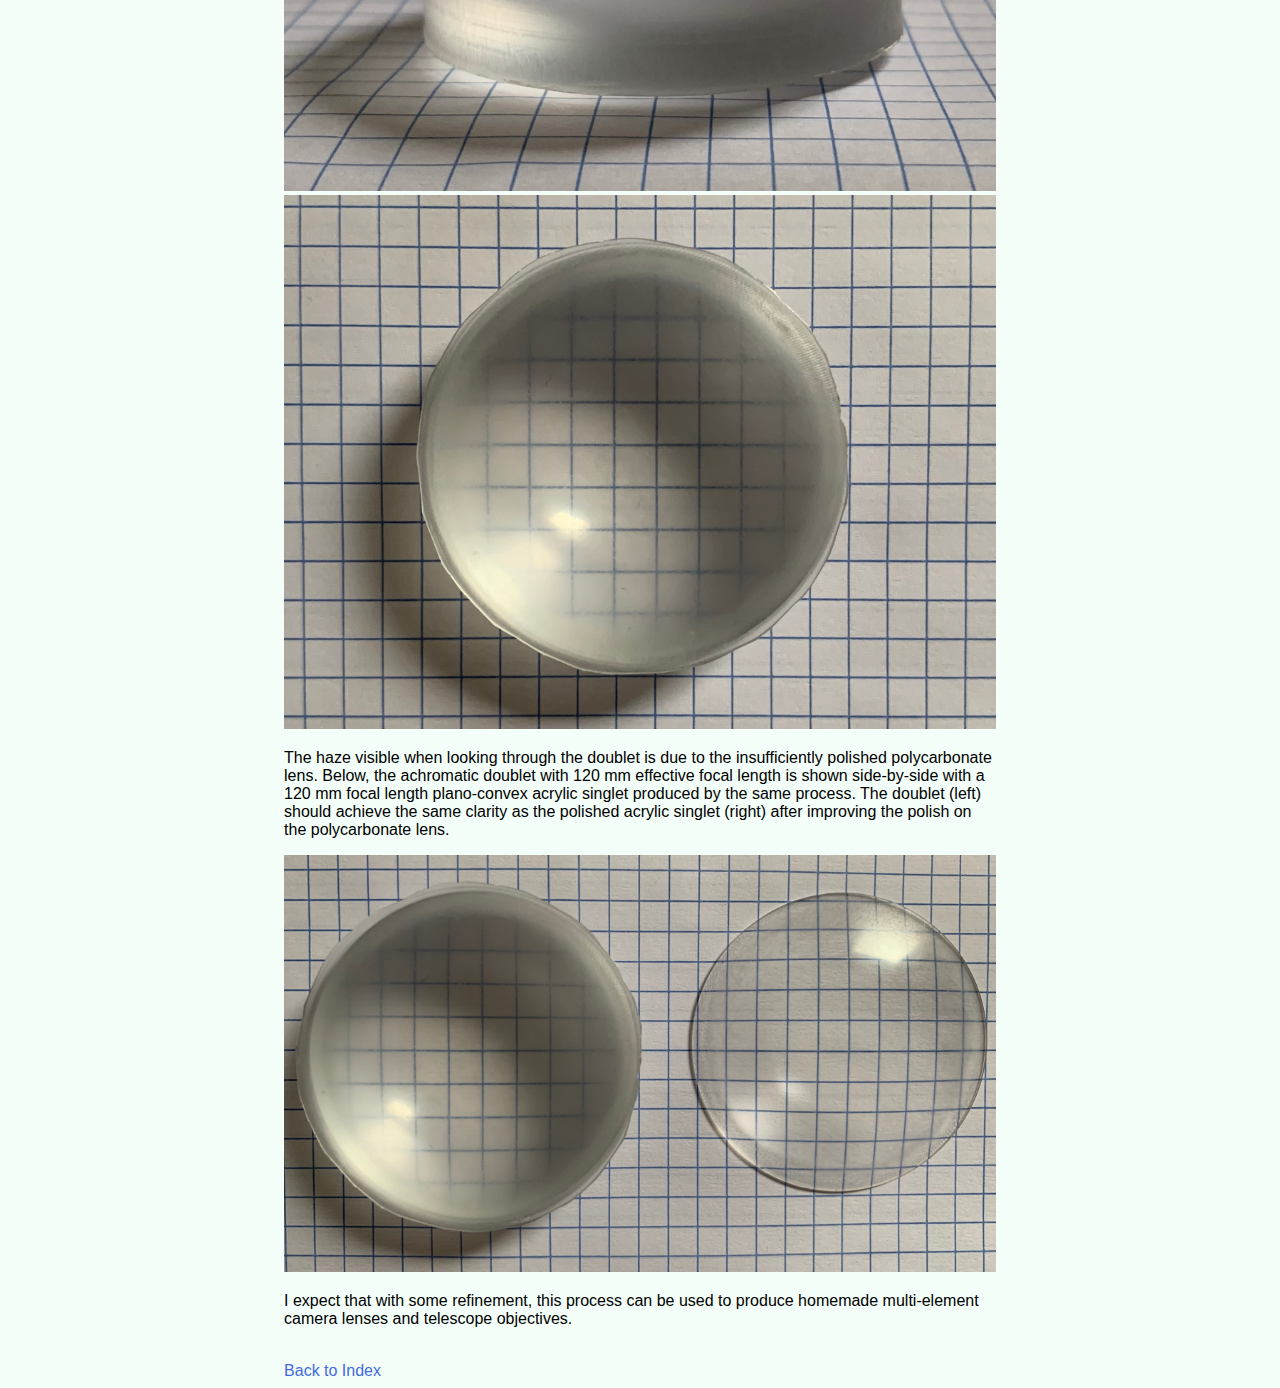
<file: acrylic-polycarbonate-achromatic-doublet/index.html>
<!DOCTYPE html>
<html>
    <head>
        <meta charset="utf-8">
        <meta name="viewport" content="width=device-width,initial-scale=1">
        <title>Milling an Achromatic Doublet From Acrylic and Polycarbonate</title>
        <link href="../style.css" rel="stylesheet">
    </head>
    <body>
        <div id="content">
            <h1>Milling an Achromatic Doublet From Acrylic and Polycarbonate</h1>
            <p class="info-line">Alex Bock <span class="article-date">2022-09-05</span></p>
            <h2>Overview</h2>
            <p>
                One of the primary limitations associated with lenses and telescopes I previously
                <a href="../3d-lenses/index.html">made using a 3D-printed mold and cast epoxy resin</a>
                is chromatic aberration. Correcting chromatic aberration using an achromatic doublet
                requires a pair of lenses made of two materials that differ sufficiently in dispersion.
                (For traditional glass lenses, these are low-dispersion crown glass and high-dispersion
                flint glass.)
                The simplest choices for casting are epoxy resin, UV-cured acrylic resin, and polyester resin.
                I did not find any pair of these to provide an appropriate solution. Any of them could act
                as a stand-in for crown glass, but none of them have significantly higher dispersion like
                flint glass.
            </p>
            <p>
                Evaluating the optical properties of common plastic materials, polycarbonate stands
                out as a good replacement for flint glass. Acrylic and polycarbonate are both readily
                available in the form of inexpensive, fully transparent sheets or blocks with any desired
                thickness. The simplest way to make a homemade achromatic doublet from scratch then appears
                to be milling lenses out of acrylic and polycarbonate stock.
            </p>
            <h2>Milling</h2>
            <img src="1-polycarbonate-lens-milling.jpeg"
            alt="Photograph of a CNC mill cutting a thick polycarbonate sheet" width="100%">
            <p>
                I am using a 3-axis CNC mill with a 1/8" carbide ball end mill for both rough cuts and
                finishing on the lenses surfaces for both materials. Running two parallel finishing passes
                (one across X and one across Y) at 5% stepover has produced surfaces that are smooth enough
                to polish. The milled lenses are polished by hand using sandpaper,
                progressing from 400 to 3000 grit for acrylic and from 220 to 3000 grit for polycarbonate.
                Both are finished with cerium oxide slurry on a cotton ball to yield a polished surface.
                The acrylic lenses polish very easily, while the polycarbonate lenses require more effort.
                It may be worth finishing the latter at 1% stepover to improve the initial milled finish
                before polishing.
            </p>
            <p>
                Milling double-sided lenses, particularly double convex lenses, is an interesting
                situation:
            </p>
            <img src="2-double-sided-lens-milling.jpeg"
            alt="Photograph of two sides of a double convex lens still attached to a thick acrylic sheet" width="100%">
            <p>
                The double convex lens shown above required almost the entire thickness of the 1/2" acrylic stock it
                was cut from. The side shown facing down was cut first, then the acrylic was flipped and the second
                convex surface was cut. At the end of this process, the lens was attached to the stock by only a
                very thin layer remaining at the edge between the two surfaces. After the top surface was finished,
                the mill cut the lens free with one final circular pass.
            </p>
            <p>
                After two-sided milling from acrylic and polycarbonate sheets and polishing, these
                two double-sided lenses were produced:
            </p>

            <img src="3-side-by-side-a.jpeg"
            alt="Photograph of acrylic and polycarbonate lenses" width="100%">
            <img src="4-side-by-side-b.jpeg"
            alt="Photograph of acrylic and polycarbonate lenses" width="100%">

            <p>
                The surface finish on the acrylic lens (left) is clearly better than
                the polycarbonate lens (right). Future polycarbonate lenses will require
                more polishing time.
            </p>

            <h2>Optical Design</h2>
            <p>
                While I was initially tempted to make a simple Littrow doublet, these would
                be best prepared with the two lenses sealed together with mineral oil in between.
                As I did not want to introduce this extra detail into the first attempt, I opted
                for an air-spaced Fraunhofer doublet instead. The surfaces were optimized to
                aspherical shapes as this process can produce aspherical lenses just as easily as
                spherical ones.
            </p>
            <img src="ach-doublet-fraunhofer.png"
            alt="Achromatic doublet lens diagram" width="100%">
            <p>
                The assembled lens can be seen below. Note that the front element has a diameter
                of 50 mm while the rear element is only 48 mm.
            </p>

            <img src="5-doublet-a.jpeg"
            alt="Photograph of assembled acrylic and polycarbonate doublet" width="100%">
            <img src="6-doublet-b.jpeg"
            alt="Photograph of assembled acrylic and polycarbonate doublet" width="100%">

            <p>
                The haze visible when looking through the doublet is due to the
                insufficiently polished polycarbonate lens. Below, the achromatic doublet with
                120 mm effective focal length is shown side-by-side with a 120 mm focal length plano-convex
                acrylic singlet produced by the same process. The doublet (left) should achieve
                the same clarity as the polished acrylic singlet (right) after improving the
                polish on the polycarbonate lens.
            </p>

            <img src="7-doublet-vs-singlet.jpeg"
            alt="Photograph of assembled doublet and an acrylic singlet" width="100%">

            <p>
                I expect that with some refinement, this process can be used to produce
                homemade multi-element camera lenses and telescope objectives.
            </p>

            <br>
            <a href="../index.html">Back to Index</a>
        </div>
    </body>
</html>
</file>
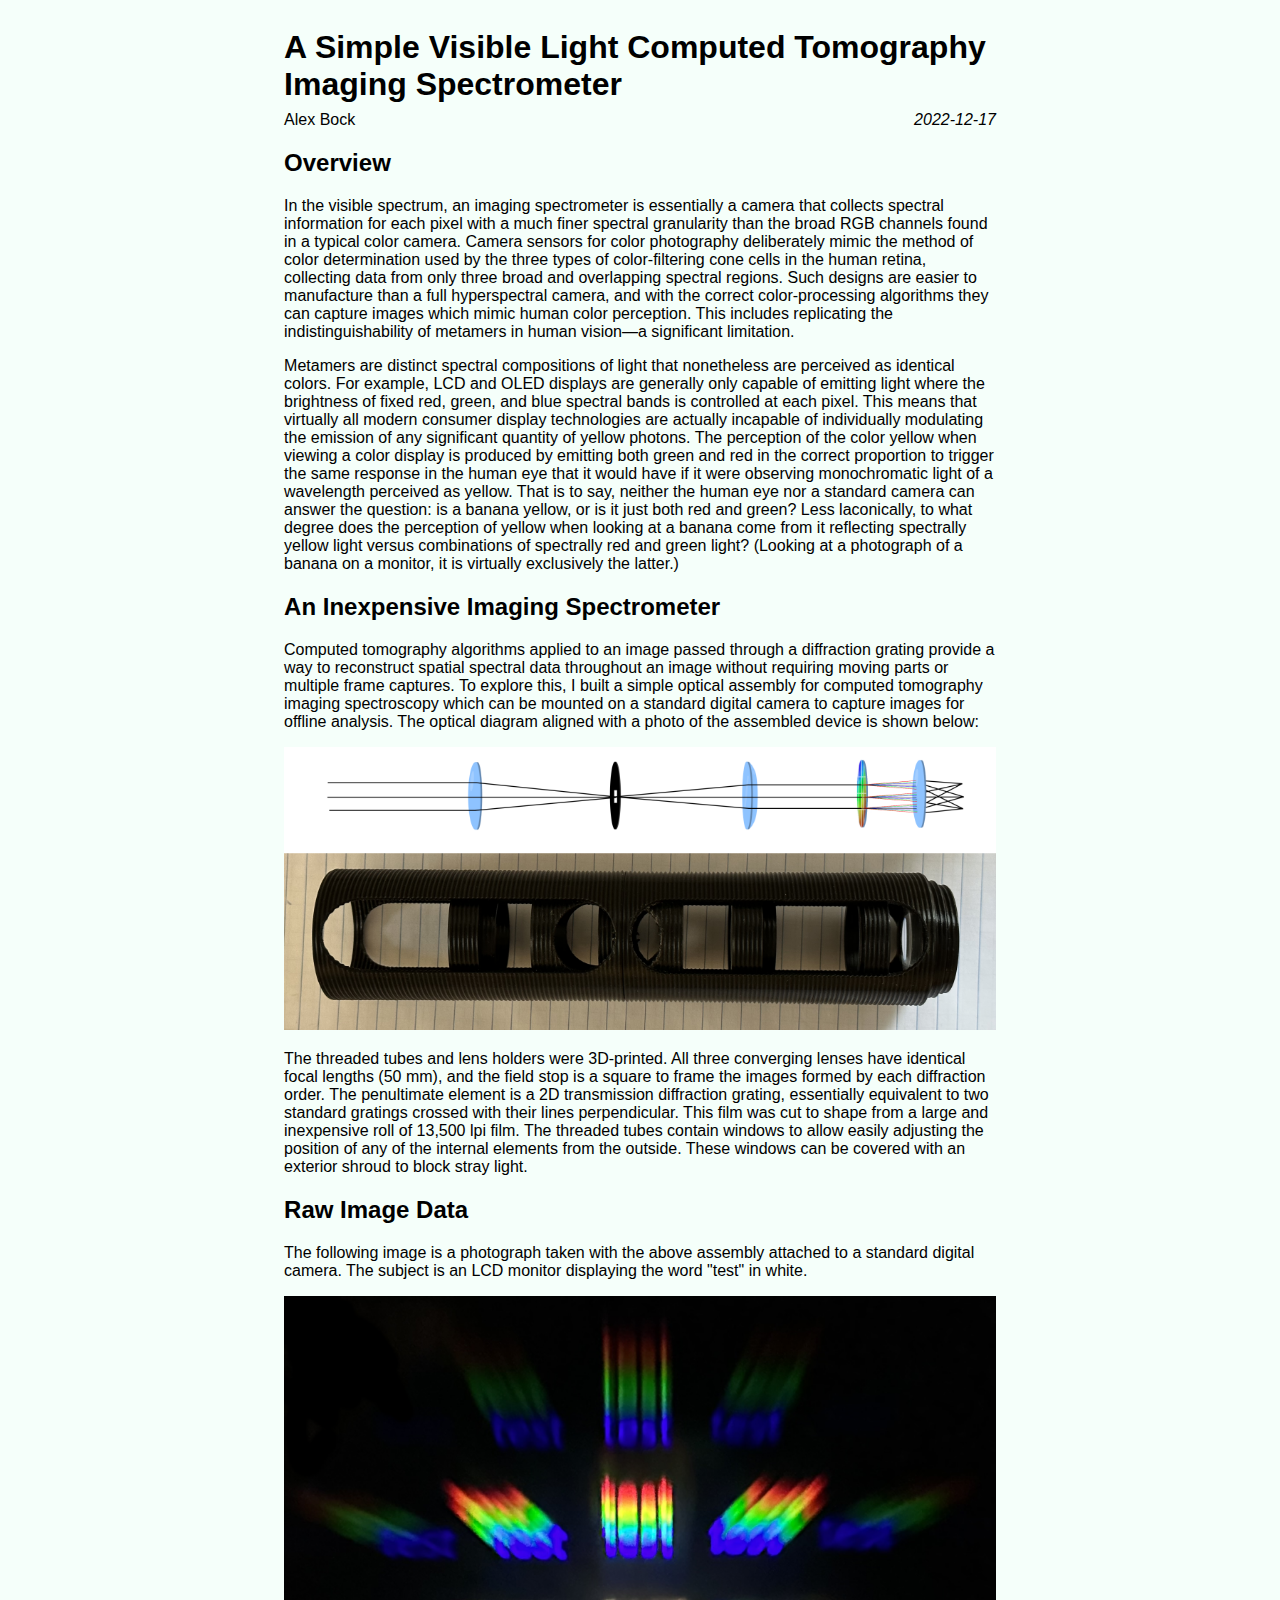
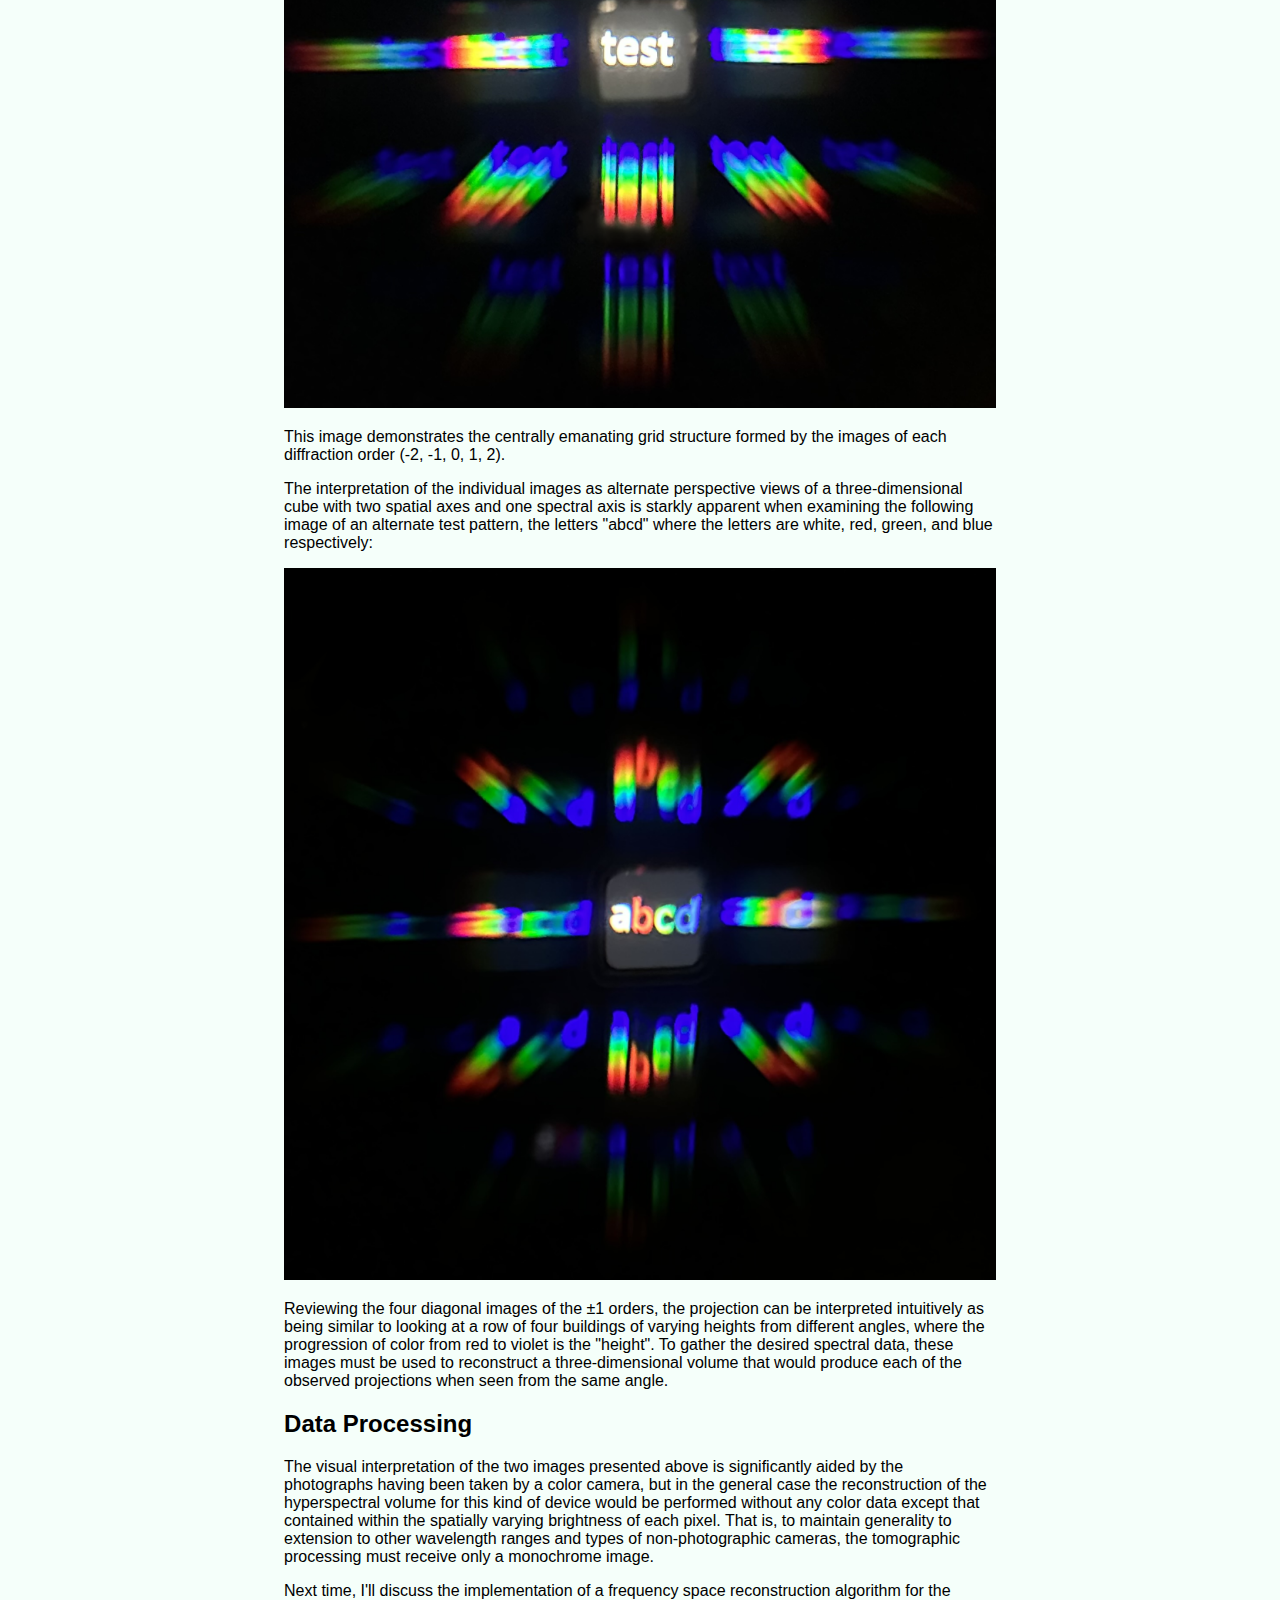
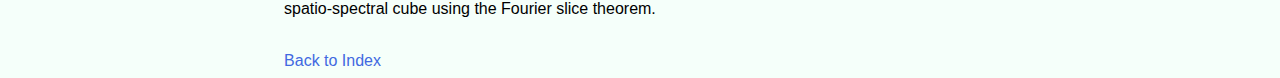
<file: ctis-1/index.html>
<!DOCTYPE html>
<html>
    <head>
        <meta charset="utf-8">
        <meta name="viewport" content="width=device-width,initial-scale=1">
        <title>A Simple Visible Light Computed Tomography Imaging Spectrometer</title>
        <link href="../style.css" rel="stylesheet">
    </head>
    <body>
        <div id="content">
            <h1>A Simple Visible Light Computed Tomography Imaging Spectrometer</h1>
            <p class="info-line">Alex Bock <span class="article-date">2022-12-17</span></p>
            <h2>Overview</h2>
            <p>
                In the visible spectrum, an imaging spectrometer is essentially a camera
                that collects spectral information for each pixel with a much finer
                spectral granularity than the broad RGB channels found in a typical
                color camera. Camera sensors for color photography deliberately mimic the
                method of color determination used by the three types of color-filtering cone
                cells in the human retina, collecting data from only three broad and overlapping
                spectral regions. Such designs are easier to manufacture than a full hyperspectral
                camera, and with the correct color-processing algorithms they can capture images
                which mimic human color perception. This includes replicating the indistinguishability
                of metamers in human vision&mdash;a significant limitation.
            </p>
            <p>
                Metamers are distinct spectral compositions of light that nonetheless are perceived as
                identical colors. For example, LCD and OLED displays are generally only capable of emitting
                light where the brightness of fixed red, green, and blue spectral bands is controlled at
                each pixel. This means that virtually all modern consumer display technologies are actually
                incapable of individually modulating the emission of any significant quantity of yellow photons.
                The perception of the color yellow when viewing a color display is produced by emitting both
                green and red in the correct proportion to trigger the same response in the human eye that it
                would have if it were observing monochromatic light of a wavelength perceived as yellow.
                That is to say, neither the human eye nor a standard camera can answer the question:
                is a banana yellow, or is it just both red and green? Less laconically, to what degree does the
                perception of yellow when looking at a banana come from it reflecting spectrally yellow light
                versus combinations of spectrally red and green light? (Looking at a photograph of a banana on a
                monitor, it is virtually exclusively the latter.)
            </p>
            <h2>An Inexpensive Imaging Spectrometer</h2>
            <p>
                Computed tomography algorithms applied to an image passed through a diffraction grating
                provide a way to reconstruct spatial spectral data throughout an image without requiring
                moving parts or multiple frame captures. To explore this, I built a simple optical assembly
                for computed tomography imaging spectroscopy which can be mounted on a standard digital camera
                to capture images for offline analysis. The optical diagram aligned with a photo of the assembled device
                is shown below:
            </p>

            <img src="ctis-diagram-photo.png" width="100%"
            alt="A diagram and photograph of the optical path of the imaging spectrometer optical assembly.">

            <p>
                The threaded tubes and lens holders were 3D-printed. All three converging lenses have identical focal lengths (50 mm),
                and the field stop is a square to frame the images formed by each diffraction order. The penultimate
                element is a 2D transmission diffraction grating, essentially equivalent to two standard gratings
                crossed with their lines perpendicular. This film was cut to shape from a large and inexpensive roll
                of 13,500 lpi film. The threaded tubes contain windows to allow easily adjusting
                the position of any of the internal elements from the outside. These windows can be covered with an
                exterior shroud to block stray light.
            </p>

            <h2>Raw Image Data</h2>

            <p>
                The following image is a photograph taken with the above assembly
                attached to a standard digital camera. The subject is an LCD monitor
                displaying the word "test" in white.
            </p>

            <img src="ctis-uniform.png" width="100%"
            alt="A photograph showing the nine images formed of the word 'test'.">

            <p>This image demonstrates the centrally emanating grid structure formed by
               the images of each diffraction order (-2, -1, 0, 1, 2).
            </p>

            <p>
                The interpretation of the individual images as alternate perspective views of
                a three-dimensional cube with two spatial axes and one spectral axis is starkly
                apparent when examining the following image of an alternate test pattern, the
                letters "abcd" where the letters are white, red, green, and blue respectively:
            </p>

            <img src="ctis-rgb.png" width="100%"
            alt="A photograph showing the nine images formed of the letters 'abcd'.">

            <p>Reviewing the four diagonal images of the &plusmn;1 orders, the projection
                can be interpreted intuitively as being similar to looking at a row of four
                buildings of varying heights from different angles, where the progression of
                color from red to violet is the "height". To gather the desired spectral data,
                these images must be used to reconstruct a three-dimensional volume that would
                produce each of the observed projections when seen from the same angle.
            </p>

            <h2>Data Processing</h2>
            <p>
                The visual interpretation of the two images presented above is significantly aided by
                the photographs having been taken by a color camera, but in the general case the
                reconstruction of the hyperspectral volume for this kind of device would be performed
                without any color data except that contained within the spatially varying brightness
                of each pixel. That is, to maintain generality to extension to other wavelength ranges
                and types of non-photographic cameras, the tomographic processing must receive only a
                monochrome image.
            </p>

            <p>
                Next time, I'll discuss the implementation of a frequency space reconstruction algorithm
                for the spatio-spectral cube using the Fourier slice theorem.
            </p>

            <br>
            <a href="../index.html">Back to Index</a>
        </div>
    </body>
</html>
</file>
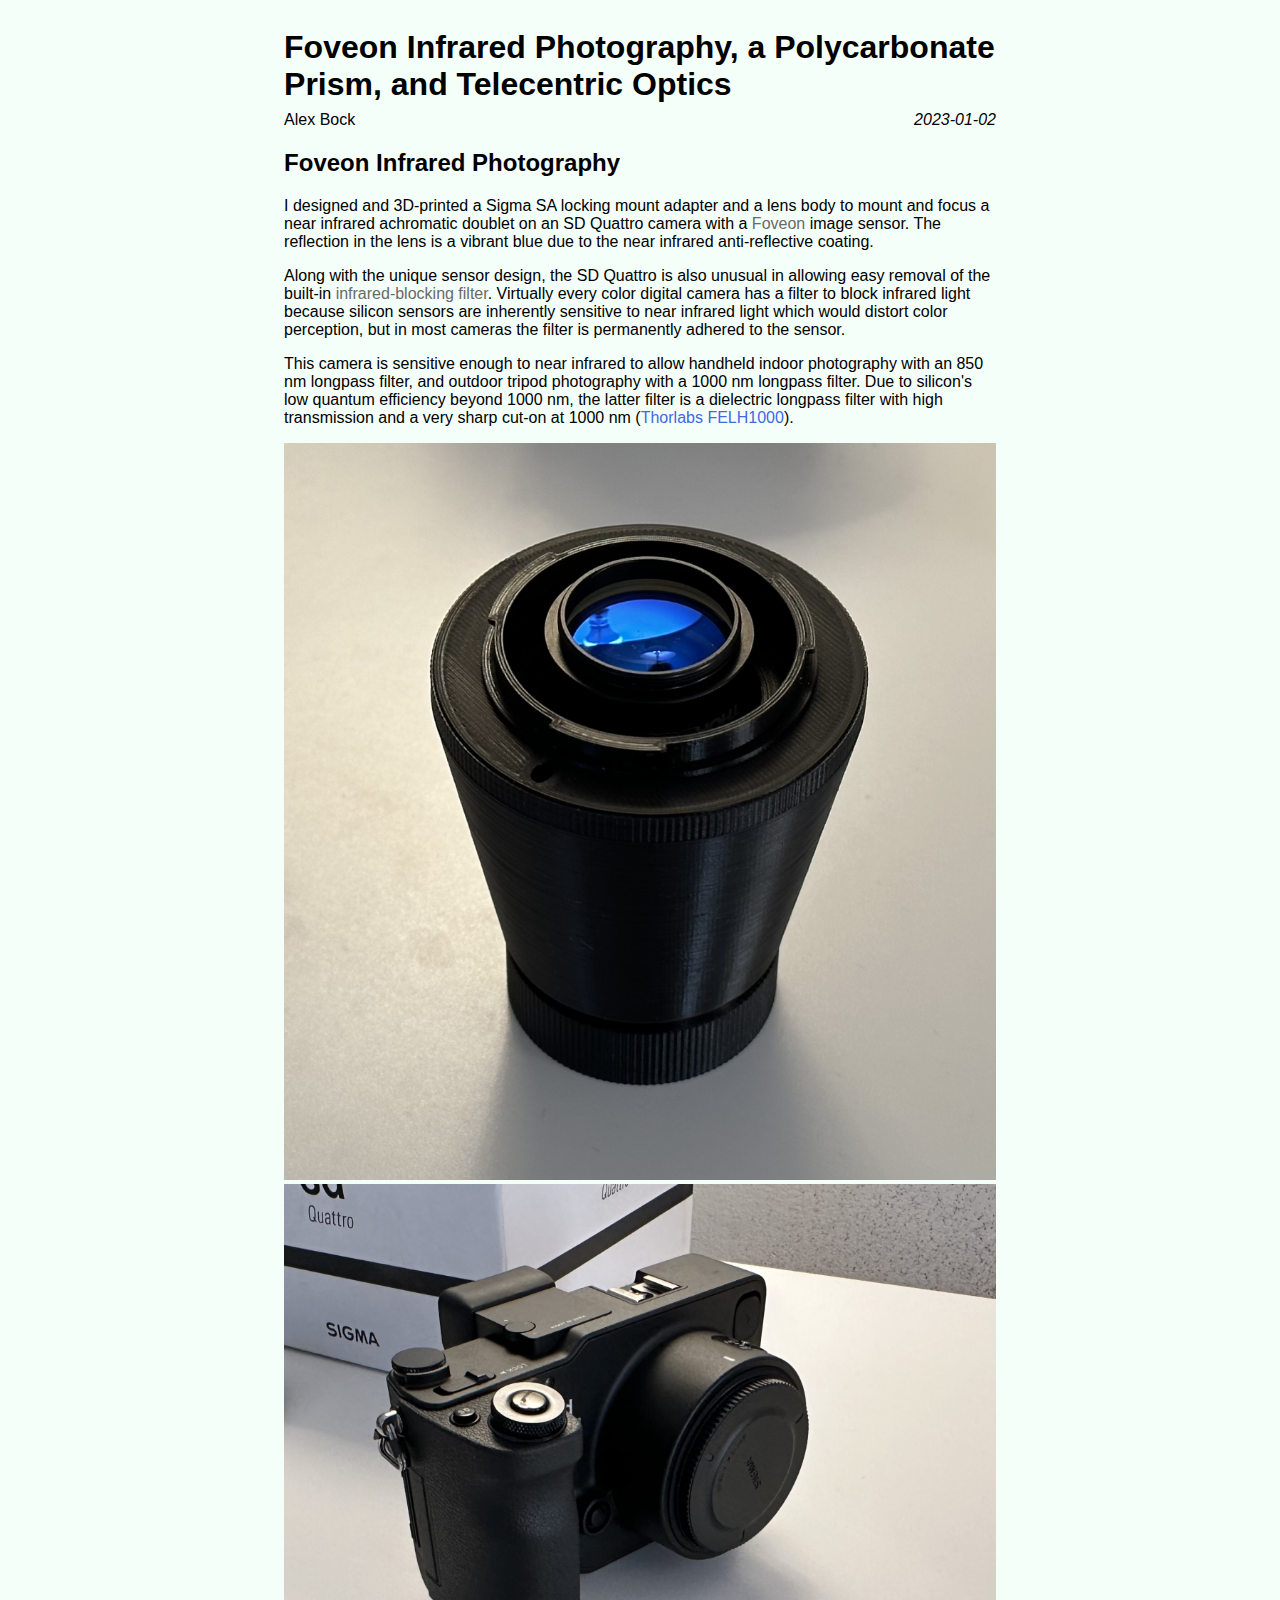
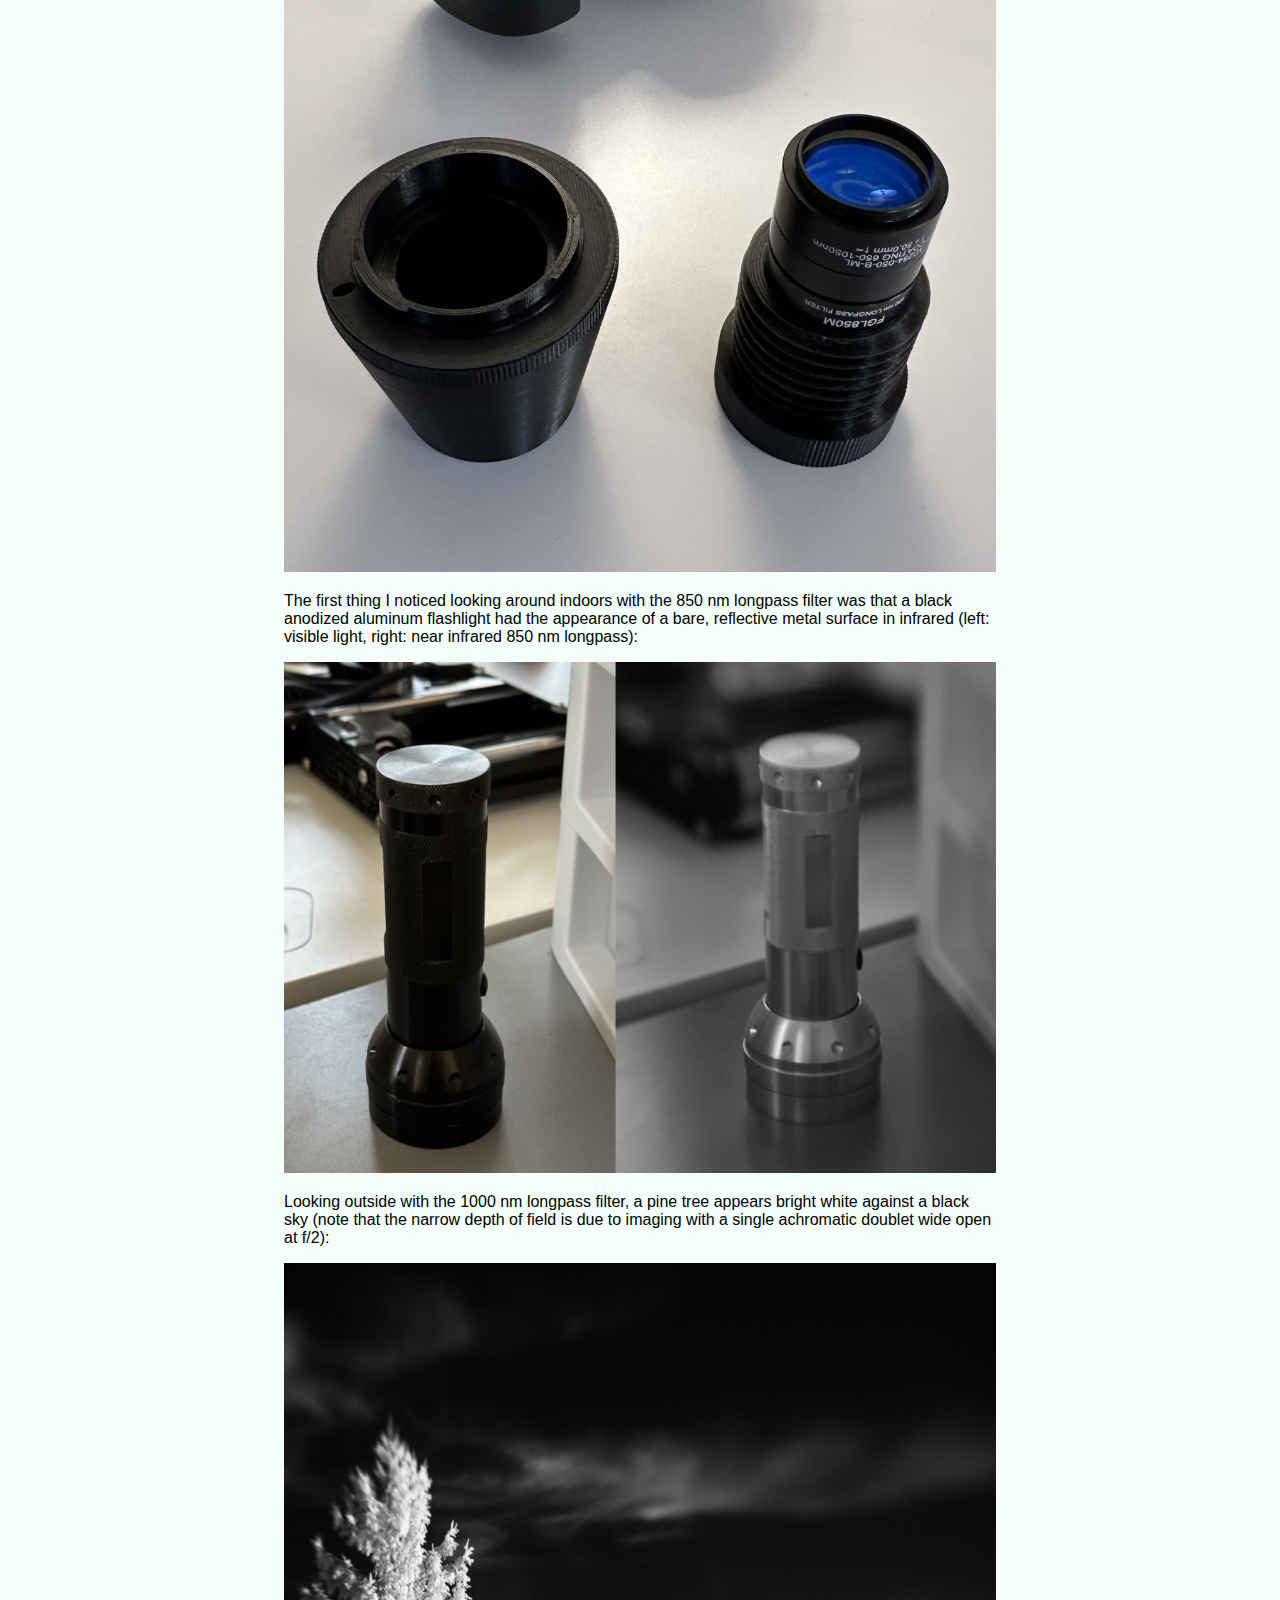
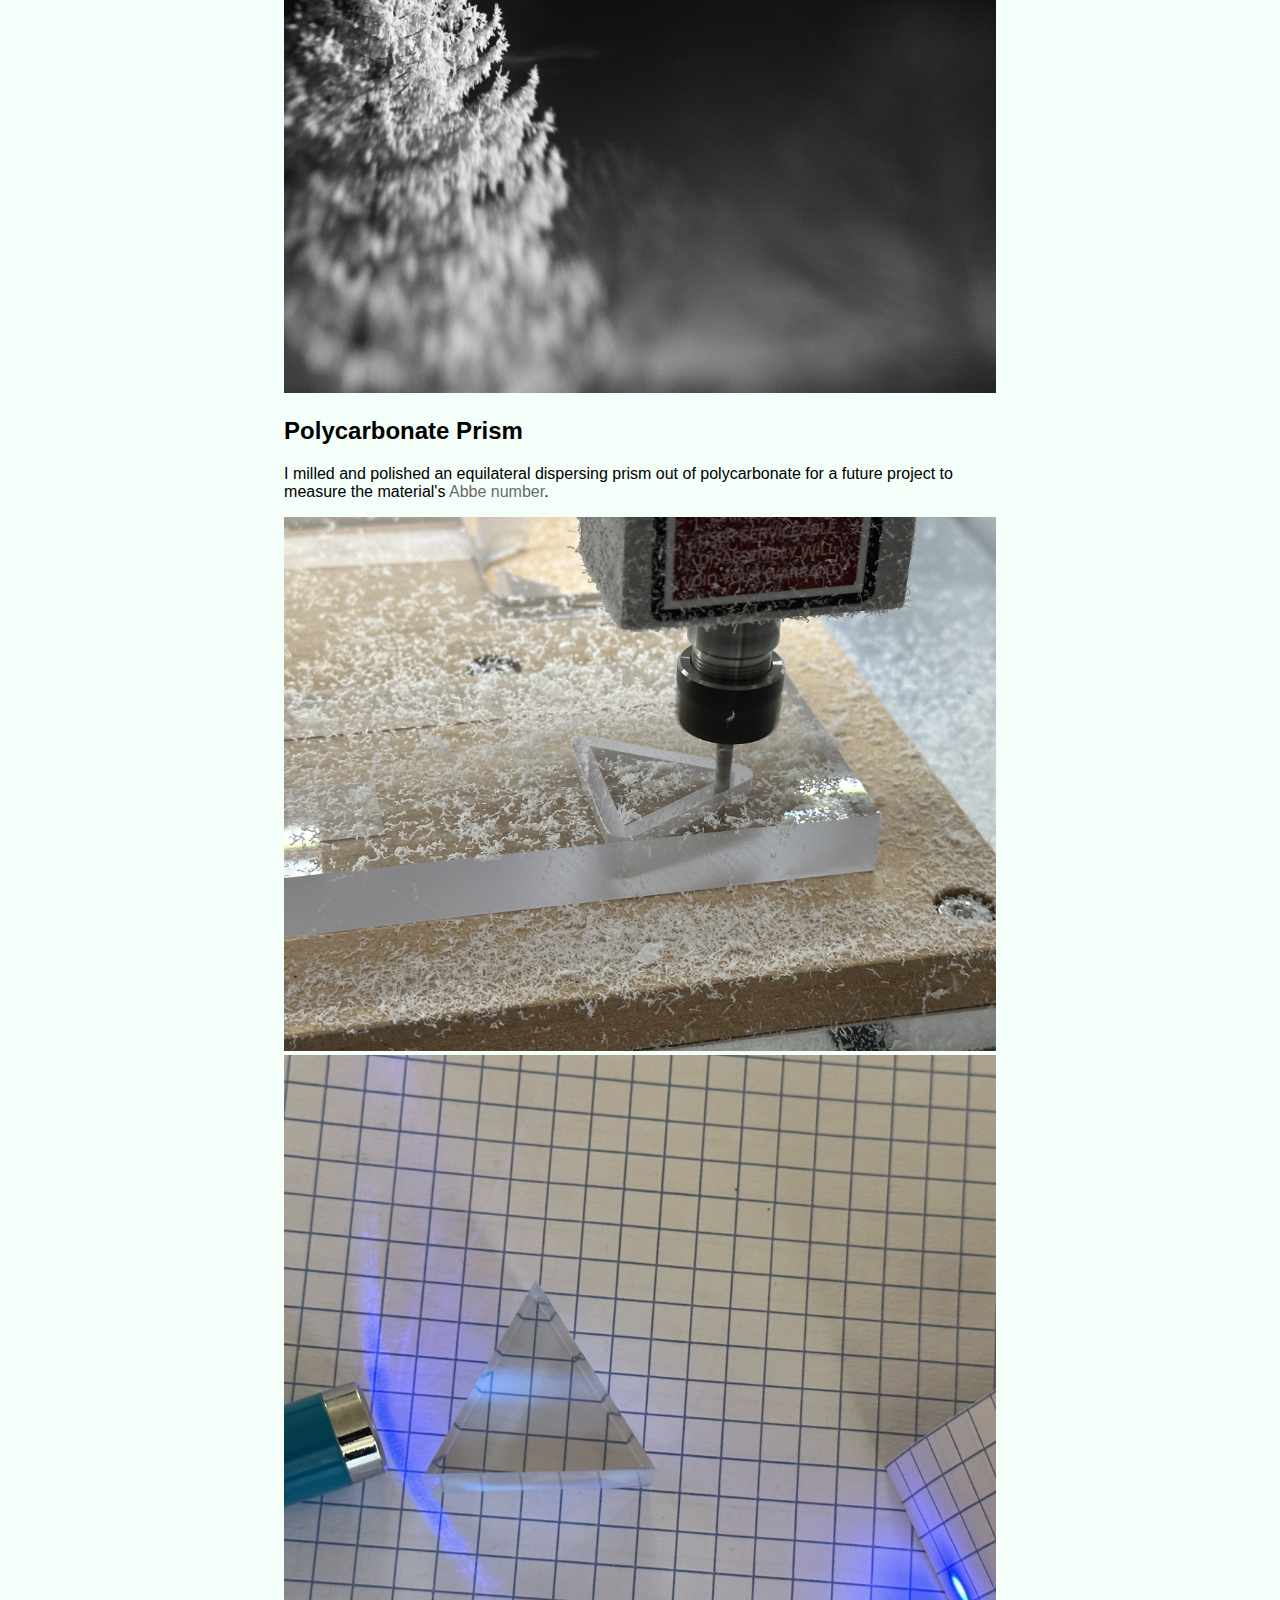
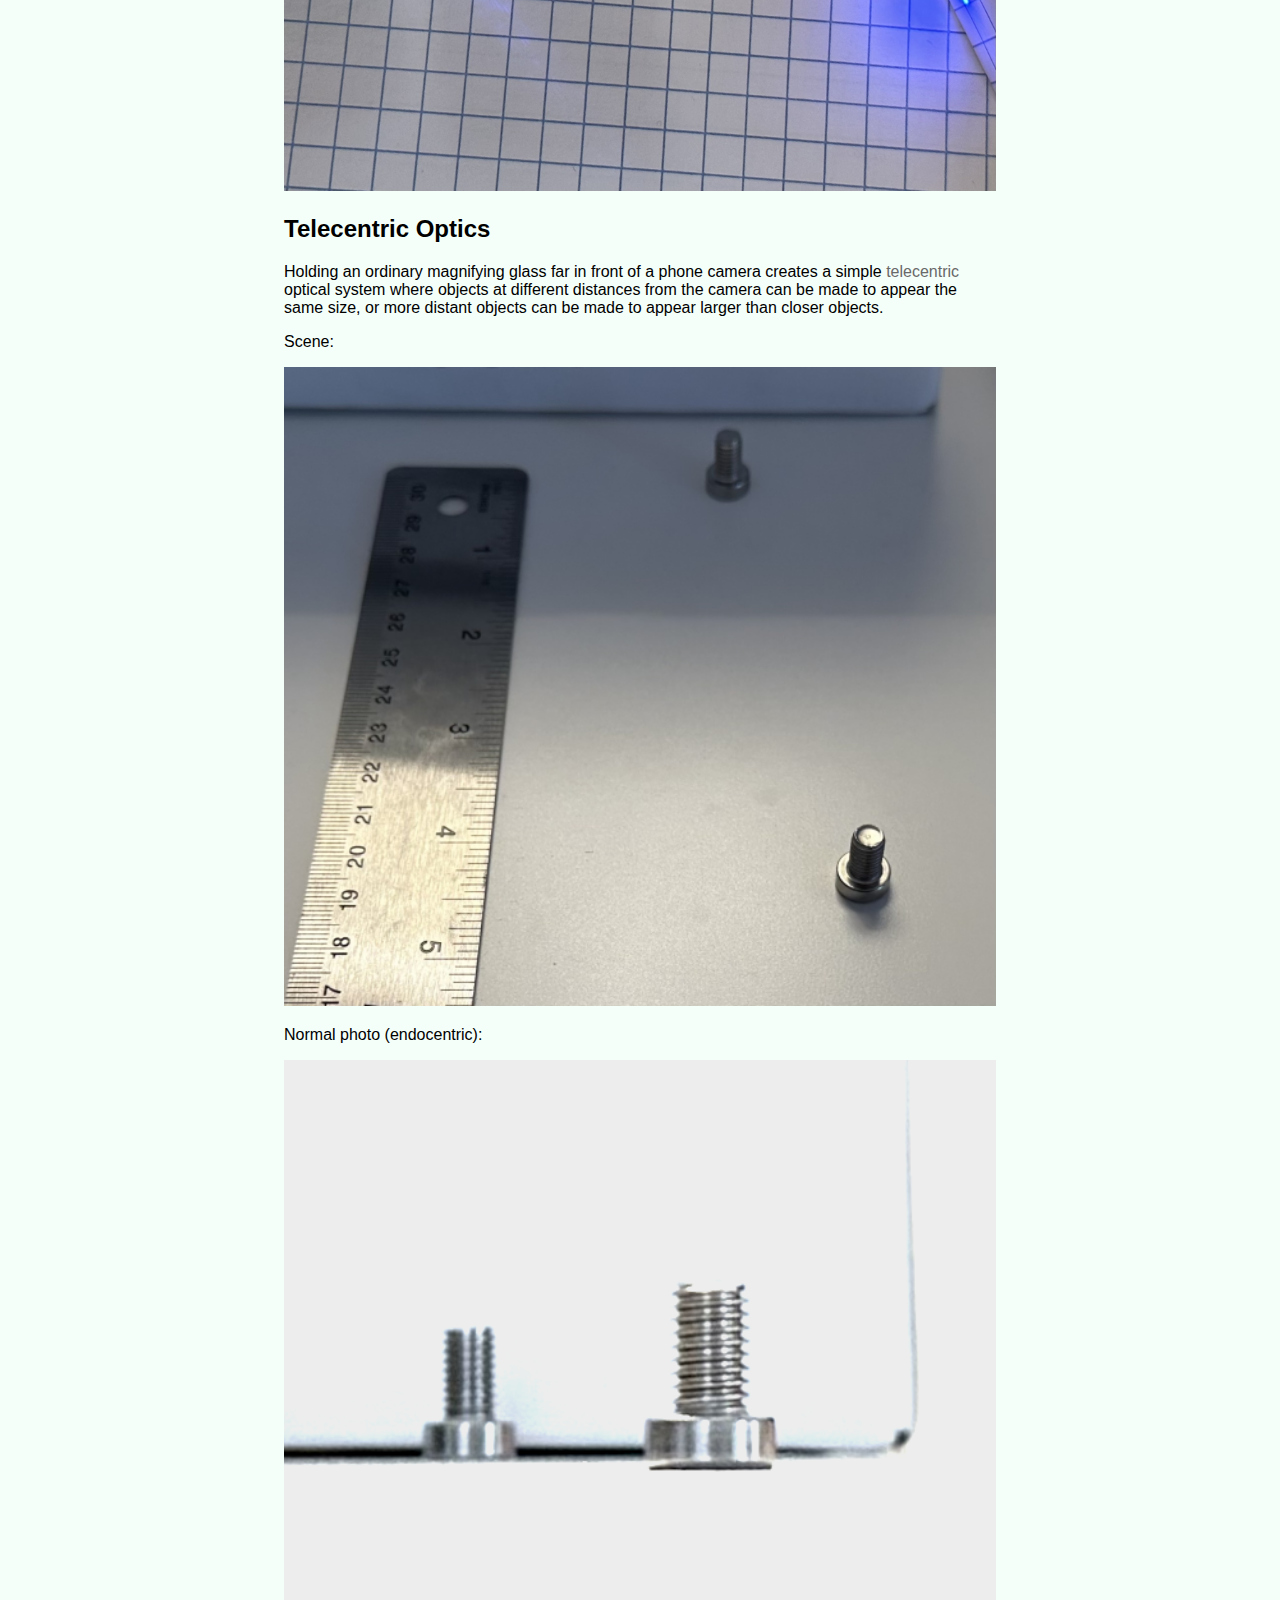
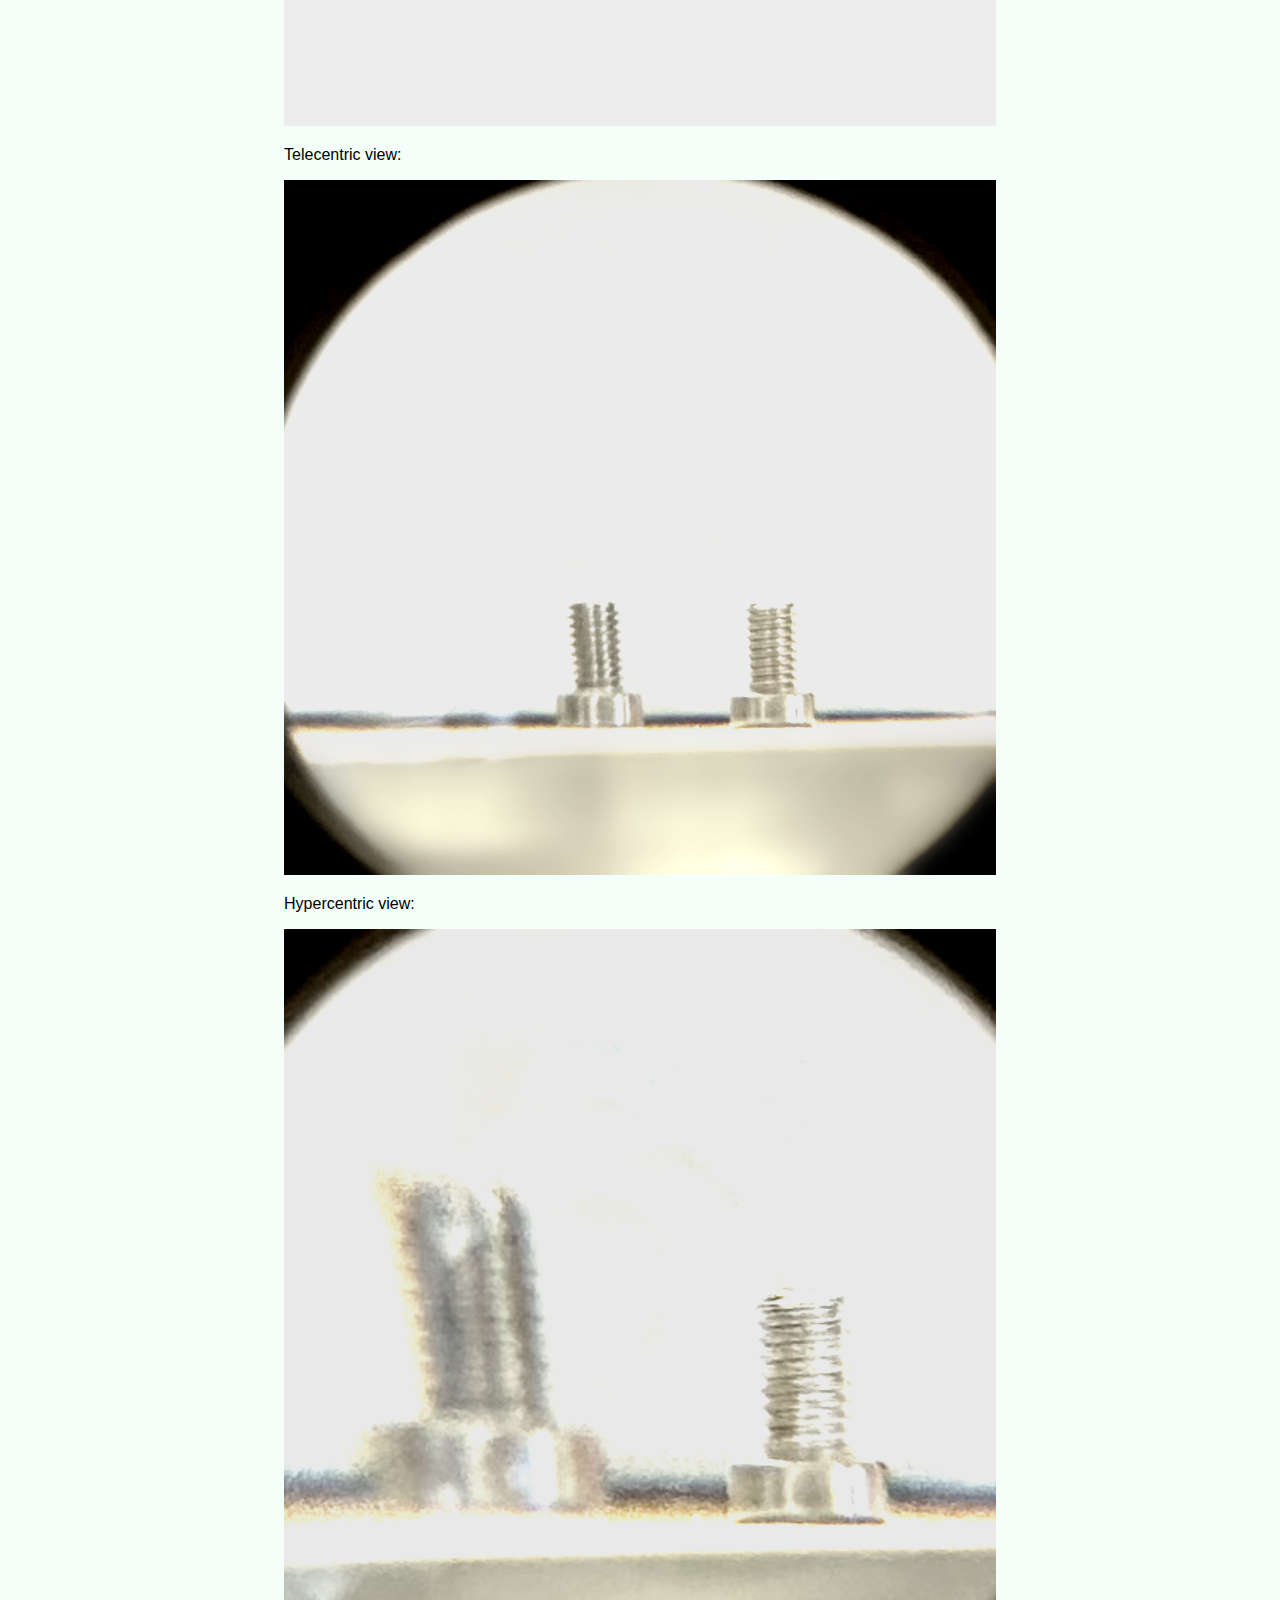
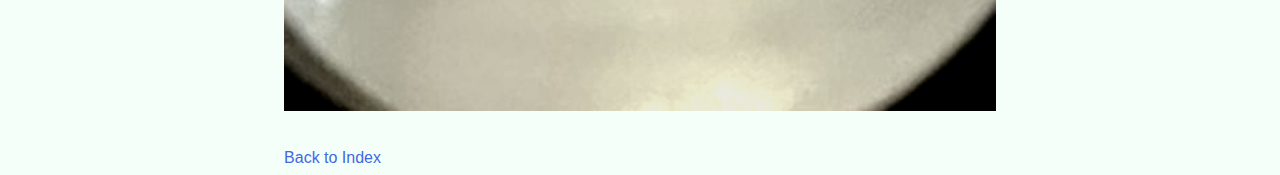
<file: mini-projects-1/index.html>
<!DOCTYPE html>
<html>
    <head>
        <meta charset="utf-8">
        <meta name="viewport" content="width=device-width,initial-scale=1">
        <title>Foveon Infrared Photography, a Polycarbonate Prism, and Telecentric Optics</title>
        <link href="../style.css" rel="stylesheet">
    </head>
    <body>
        <div id="content">
            <h1>Foveon Infrared Photography, a Polycarbonate Prism, and Telecentric Optics</h1>
            <p class="info-line">Alex Bock <span class="article-date">2023-01-02</span></p>

            <h2>Foveon Infrared Photography</h2>

            <p>
                I designed and 3D-printed a Sigma SA locking mount adapter and a lens body
                to mount and focus a near infrared achromatic doublet on an SD Quattro camera with a
                <a href="https://en.wikipedia.org/wiki/Foveon_X3_sensor">Foveon</a> image sensor.
                The reflection in the lens is a vibrant blue due to the near infrared anti-reflective coating.
            </p>
            <p>
                Along with the unique sensor design, the SD Quattro is also unusual in allowing easy
                removal of the built-in <a href="https://en.wikipedia.org/wiki/Hot_mirror">infrared-blocking filter</a>.
                Virtually every color digital camera has a filter to block infrared light because silicon sensors
                are inherently sensitive to near infrared light which would distort color perception, but in most cameras
                the filter is permanently adhered to the sensor.
            </p>
            <p>
                This camera is sensitive enough to near infrared to allow handheld indoor photography
                with an 850 nm longpass filter, and outdoor tripod photography with a
                1000 nm longpass filter.
                Due to silicon's low quantum efficiency beyond 1000 nm, the latter filter is a dielectric
                longpass filter with high transmission and a very sharp cut-on at 1000 nm
                (<a href="https://www.thorlabs.com/newgrouppage9.cfm?objectgroup_id=6082&pn=FELH1000">Thorlabs FELH1000</a>).
            </p>

            <img width="100%" src="nir-foveon-doublet/nir-lens.png" alt="3D-printed near infrared lens body">
            <img width="100%" src="nir-foveon-doublet/sigma-camera-lens-parts.png" alt="3D-printed near infrared lens parts and camera">

            <p>
                The first thing I noticed looking around indoors with the 850 nm longpass filter was that
                a black anodized aluminum flashlight had the appearance of a bare, reflective metal surface
                in infrared (left: visible light, right: near infrared 850 nm longpass):
            </p>

            <img width="100%" src="nir-foveon-doublet/flashlight-vis-vs-nir850.png" alt="Side-by-side of flashlight in visible light and near infrared">

            <p>
                Looking outside with the 1000 nm longpass filter, a pine tree appears bright white against a black sky (note that the narrow
                depth of field is due to imaging with a single achromatic doublet wide open at f/2):
            </p>

            <img width="100%" src="nir-foveon-doublet/pine-tree-sky-nir1000.png" alt="Photo of a pine tree and the sky in near infrared">

            <h2>Polycarbonate Prism</h2>
            <p>
                I milled and polished an equilateral dispersing prism out of polycarbonate
                for a future project to measure the material's
                <a href="https://en.wikipedia.org/wiki/Abbe_number">Abbe number</a>.
            </p>

            <img width="100%" src="polycarbonate-prism/milling.png" alt="Milling a polycarbonate prism">
            <img width="100%" src="polycarbonate-prism/polished.png" alt="Refraction of a laser through a polycarbonate prism">

            <h2>Telecentric Optics</h2>

            <p>
                Holding an ordinary magnifying glass far in front of a phone camera creates a simple
                <a href="https://en.wikipedia.org/wiki/Telecentric_lens">telecentric</a> optical system
                where objects at different distances from the camera can be made to appear the same size,
                or more distant objects can be made to appear larger than closer objects.
            </p>

            <p>Scene:</p>

            <img width="100%" src="telecentric/setup.png" alt="Two bolts at different positions on a table">

            <p>Normal photo (endocentric):</p>

            <img width="100%" src="telecentric/endocentric.png" alt="An ordinary photo of the two bolts">

            <p>Telecentric view:</p>

            <img width="100%" src="telecentric/telecentric.png" alt="A telecentric photo of the two bolts">

            <p>Hypercentric view:</p>

            <img width="100%" src="telecentric/hypercentric.png" alt="A hypercentric photo of the two bolts">

            <p></p>

            <br>
            <a href="../index.html">Back to Index</a>
        </div>
    </body>
</html>
</file>
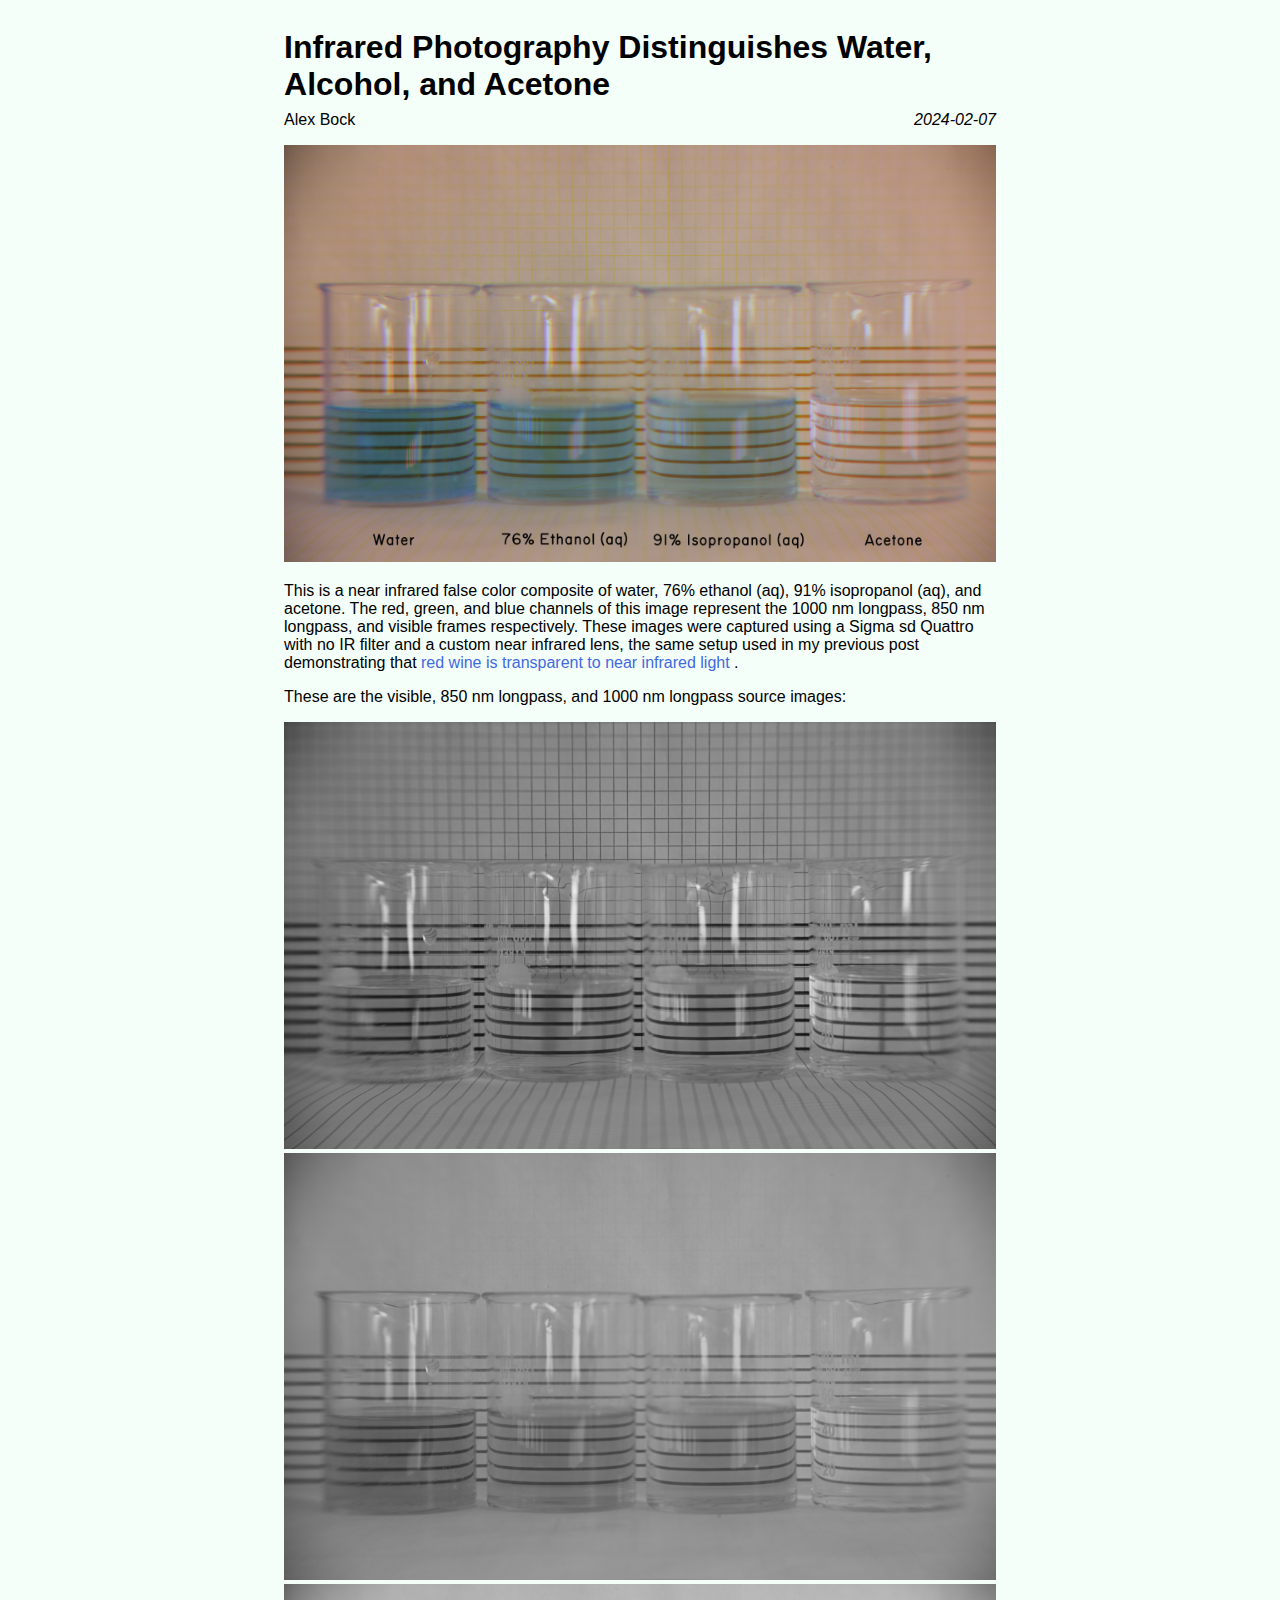
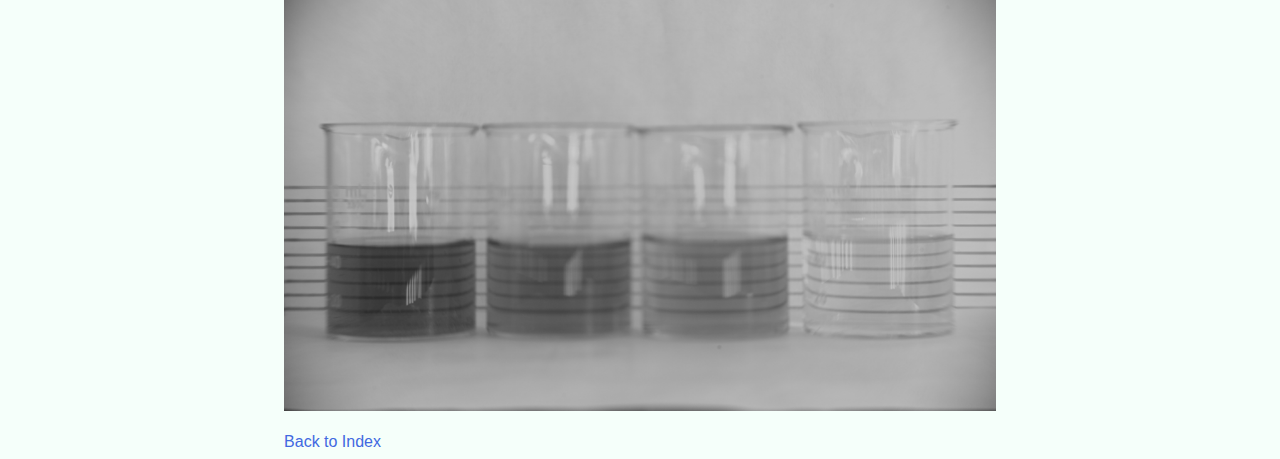
<file: nir-distinguishes-colorless-liquids/index.html>
<!DOCTYPE html>
<html>
    <head>
        <meta charset="utf-8">
        <meta name="viewport" content="width=device-width,initial-scale=1">
        <title>Infrared Photography Distinguishes Colorless Solutions of Water, Ethanol, Isopropanol, and Acetone</title>
        <link href="../style.css" rel="stylesheet">
    </head>
    <body>
        <div id="content">
            <h1>Infrared Photography Distinguishes Water, Alcohol, and Acetone</h1>
            <p class="info-line">Alex Bock <span class="article-date">2024-02-07</span></p>

            <img width="100%" src="ir-liquids-2.png"
            alt="False color composite near infrared image showing decreasing light absorption in water, ethanol, isopropanol, and acetone">

            <p>
                This is a near infrared false color composite of water,
                76% ethanol (aq), 91% isopropanol (aq), and acetone.
                The red, green, and blue channels of this image represent the
                1000 nm longpass, 850 nm longpass, and visible frames respectively.
                These images were captured using a Sigma sd Quattro with no IR filter
                and a custom near infrared lens, the same setup used in my previous
                post demonstrating that
                <a href="../nir-water-red-wine-comparison/index.html">
                    red wine is transparent to near infrared light
                </a>.
            </p>

            <p>These are the visible, 850 nm longpass, and 1000 nm longpass source images:</p>

            <img width="100%" src="frames-vis.png" alt="Monochrome capture in visible light (all solutions clear)">
            <img width="100%" src="frames-850.png" alt="Monochrome capture with 850 nm longpass filter (solutions with more water become darker)">
            <img width="100%" src="frames-1000.png" alt="Monochrome capture with 1000 nm longpass filter (solutions with more water become dramatically darker)">

            <br>

            <br>
            <a href="../index.html">Back to Index</a>
        </div>
    </body>
</html>
</file>
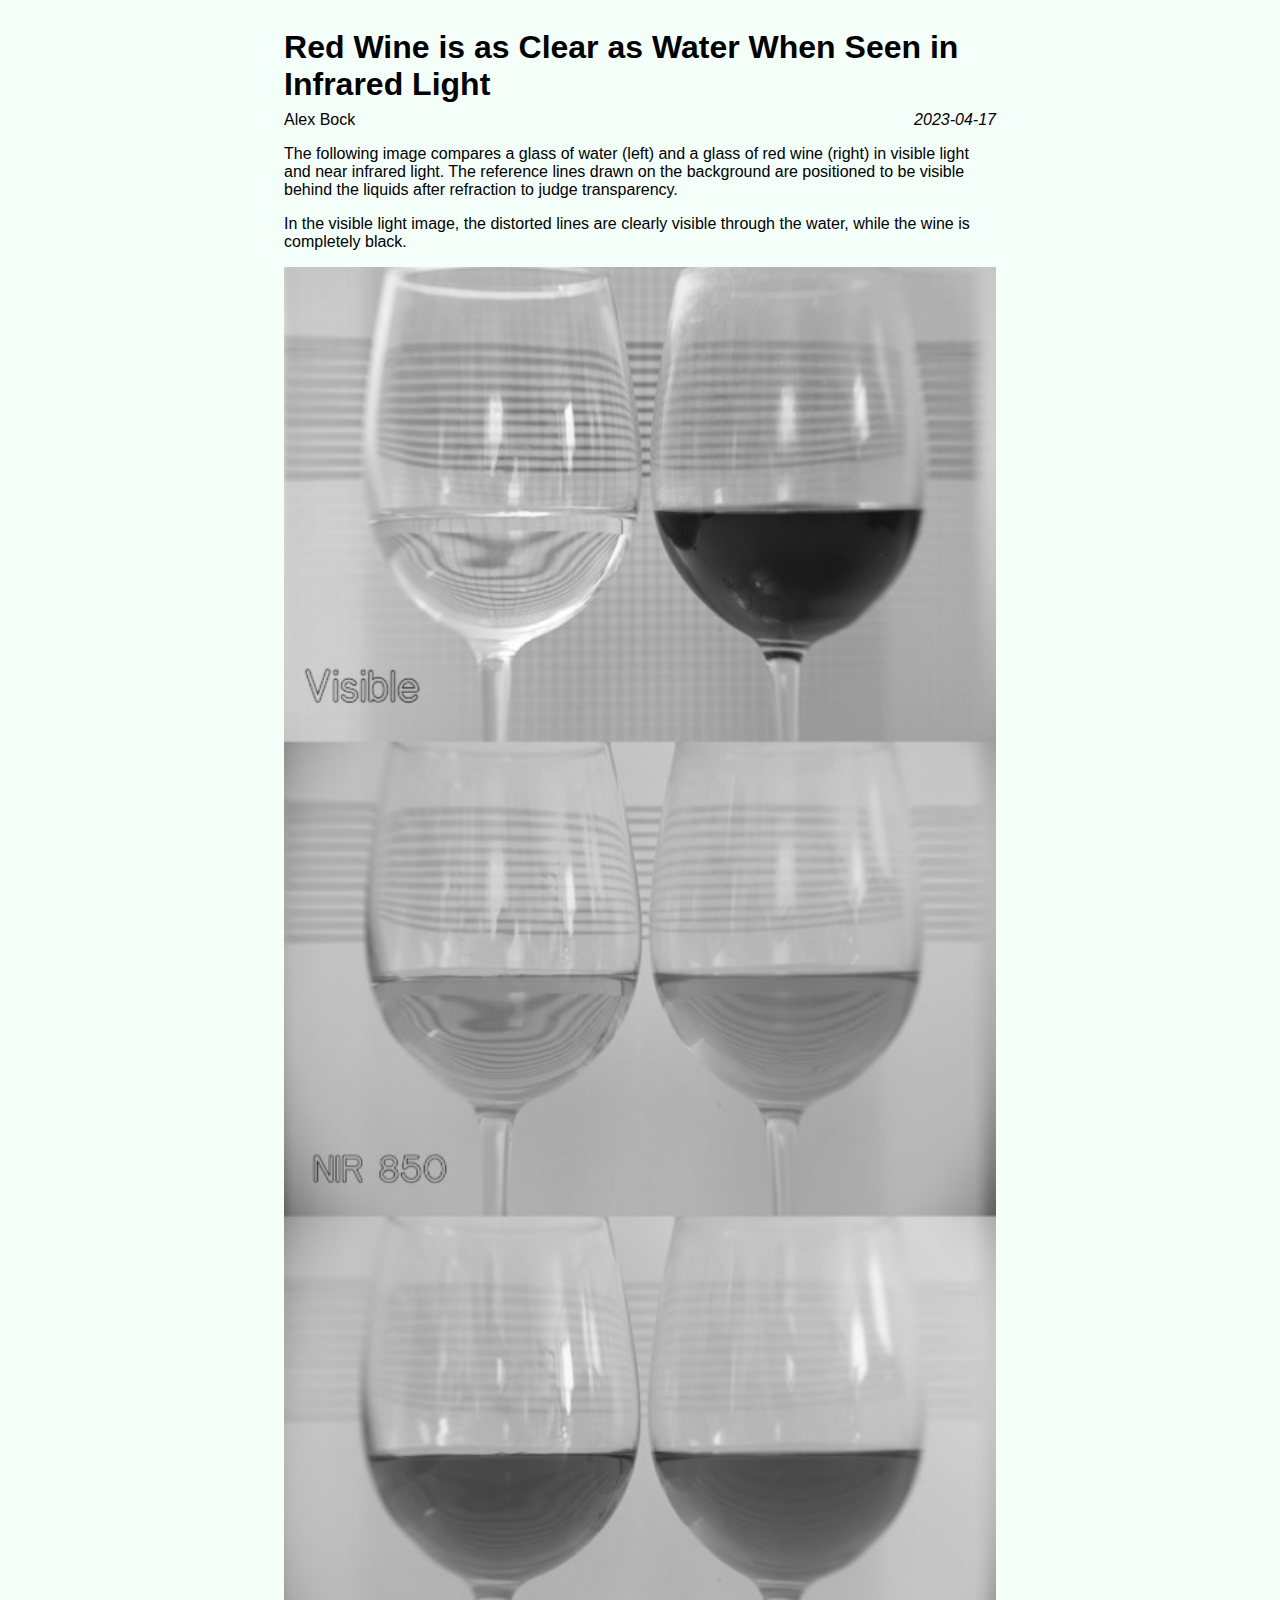
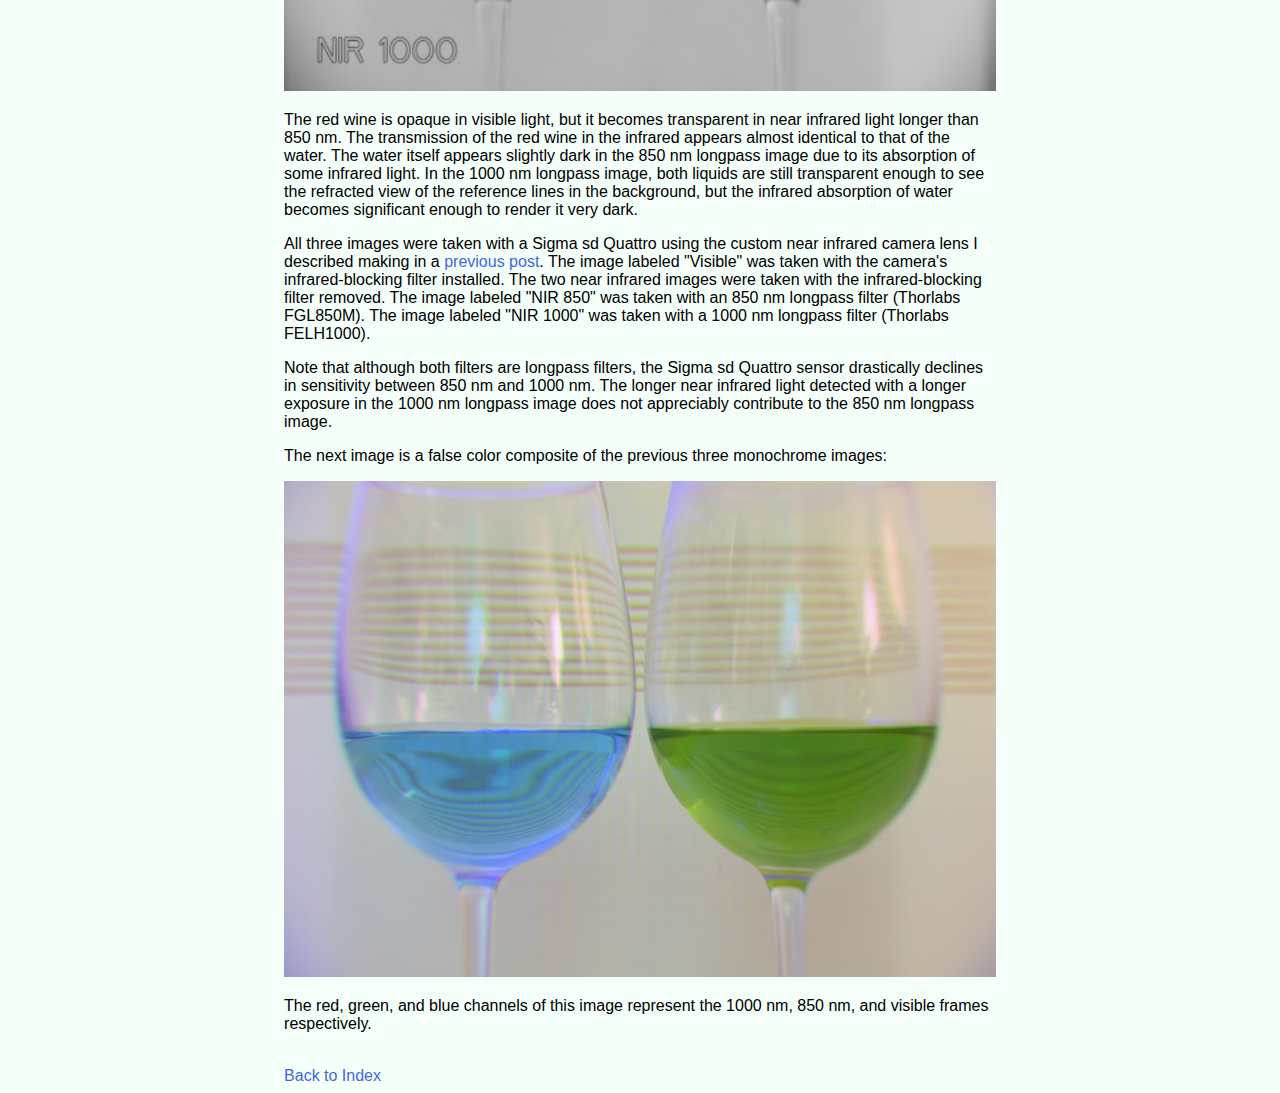
<file: nir-water-red-wine-comparison/index.html>
<!DOCTYPE html>
<html>
    <head>
        <meta charset="utf-8">
        <meta name="viewport" content="width=device-width,initial-scale=1">
        <title>Red Wine is as Clear as Water When Seen in Infrared Light</title>
        <link href="../style.css" rel="stylesheet">
    </head>
    <body>
        <div id="content">
            <h1>Red Wine is as Clear as Water When Seen in Infrared Light</h1>
            <p class="info-line">Alex Bock <span class="article-date">2023-04-17</span></p>

            <p>
                The following image compares a glass of water (left)
                and a glass of red wine (right) in visible light
                and near infrared light. The reference lines drawn
                on the background are positioned to be visible behind
                the liquids after refraction to judge transparency.
            </p>

            <p>
                In the visible light image, the distorted lines are clearly visible
                through the water, while the wine is completely black.
            </p>

            <img width="100%" src="nir-water-red-wine-vis-850-1000.jpeg"
            alt="Three frames stacked vertically each showing a side by side comparison of water and red wine in visible light, with an 850 nm longpass filter, and with a 1000 nm longpass filter">

            <p>
                The red wine is opaque in visible light, but it becomes transparent
                in near infrared light longer than 850 nm. The transmission of the red
                wine in the infrared appears almost identical to that of the water.
                The water itself appears slightly dark in the 850 nm longpass image due to
                its absorption of some infrared light. In the 1000 nm longpass image, both
                liquids are still transparent enough to see the refracted view of the
                reference lines in the background, but the infrared absorption of water
                becomes significant enough to render it very dark.
                
            </p>

            <p>
                All three images were taken with a Sigma sd Quattro using the custom
                near infrared camera lens I described making in a
                <a href="../mini-projects-1/index.html">previous post</a>.
                The image labeled "Visible" was taken with the camera's infrared-blocking
                filter installed. The two near infrared images were taken with the infrared-blocking
                filter removed. The image labeled "NIR 850" was taken with an 850 nm longpass filter
                (Thorlabs FGL850M). The image labeled "NIR 1000" was taken with a 1000 nm longpass filter
                (Thorlabs FELH1000).
            </p>

            <p>
                Note that although both filters are longpass filters, the
                Sigma sd Quattro sensor drastically declines in sensitivity between 850 nm and 1000 nm.
                The longer near infrared light detected with a longer exposure in the 1000 nm longpass
                image does not appreciably contribute to the 850 nm longpass image.
            </p>

            <p>
                The next image is a false color composite of the previous three monochrome images:
            </p>

            <img width="100%" src="rgb-1000-850-visible-wine.jpg"
            alt="False color composite: RGB = 1000 nm, 850 nm, Visible respectively">

            <p>
                The red, green, and blue channels of this image represent the
                1000 nm, 850 nm, and visible frames respectively.
            </p>

            <br>
            <a href="../index.html">Back to Index</a>
        </div>
    </body>
</html>
</file>
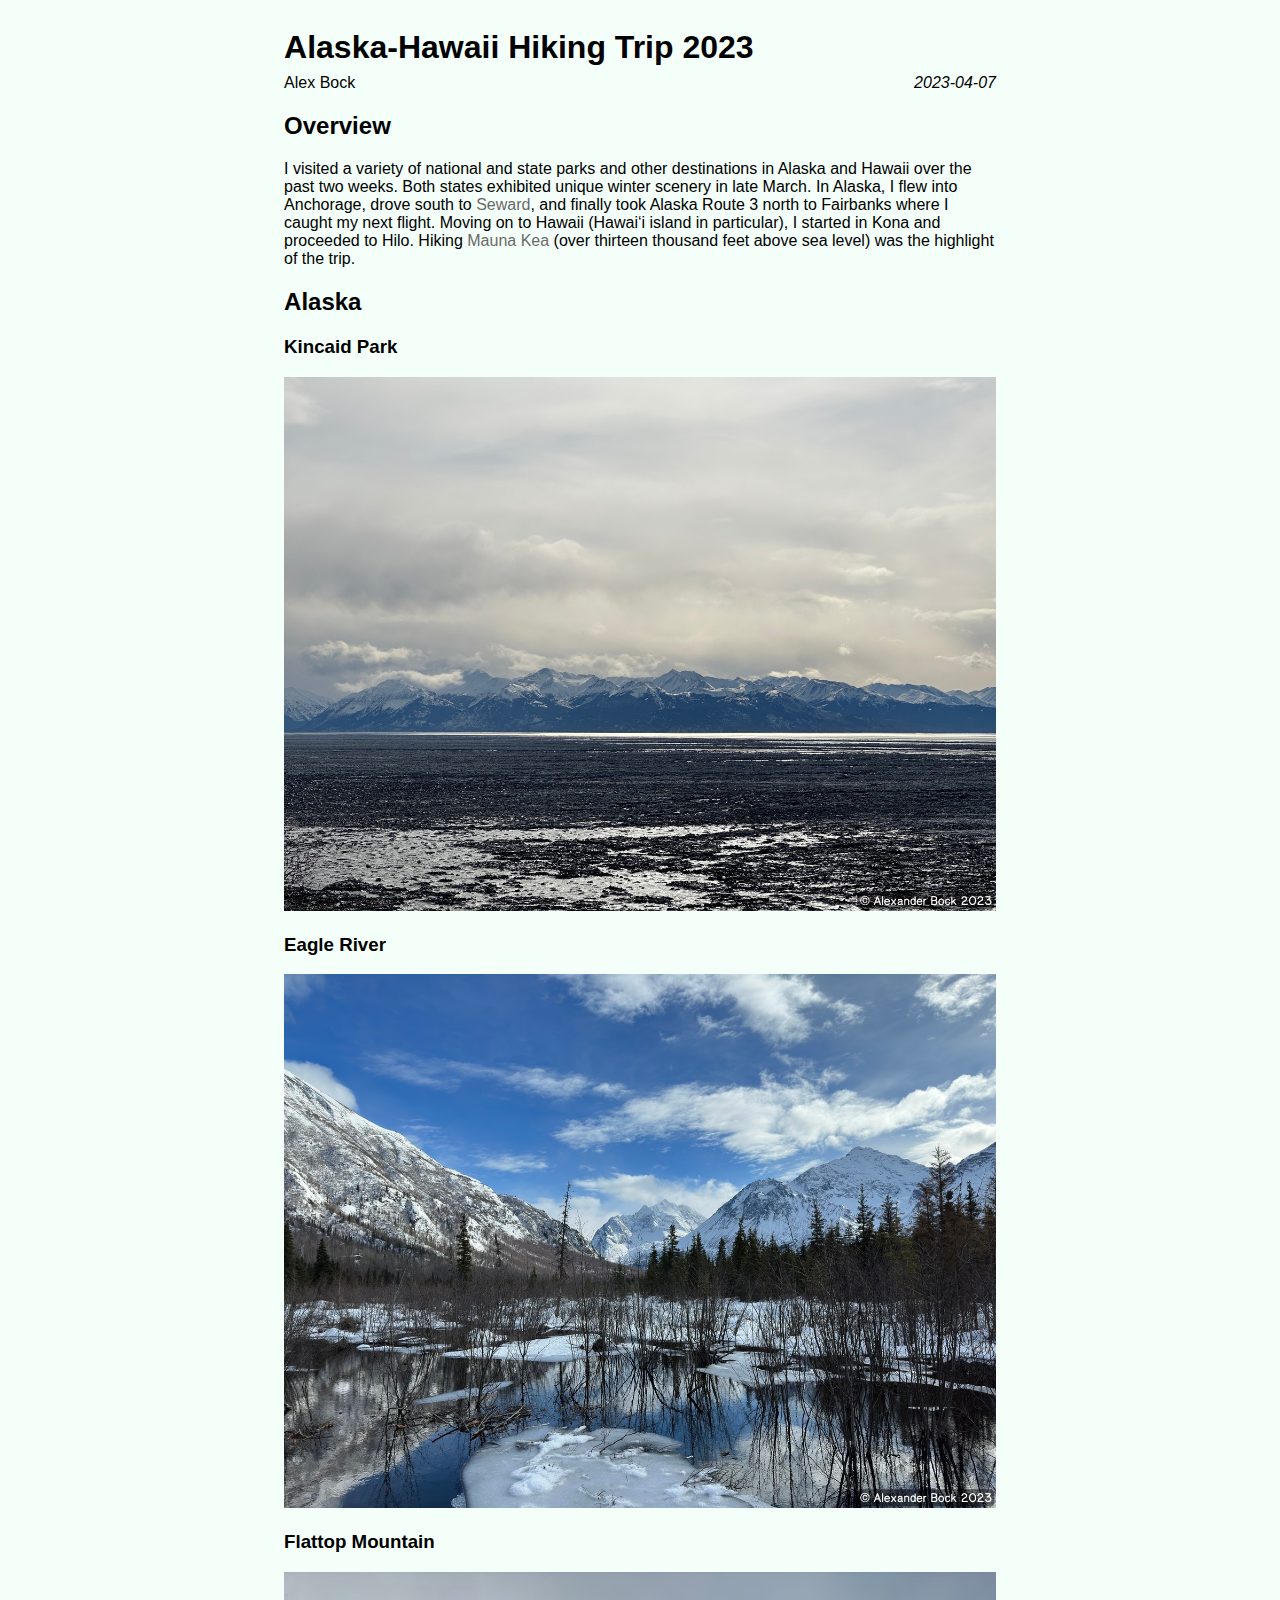
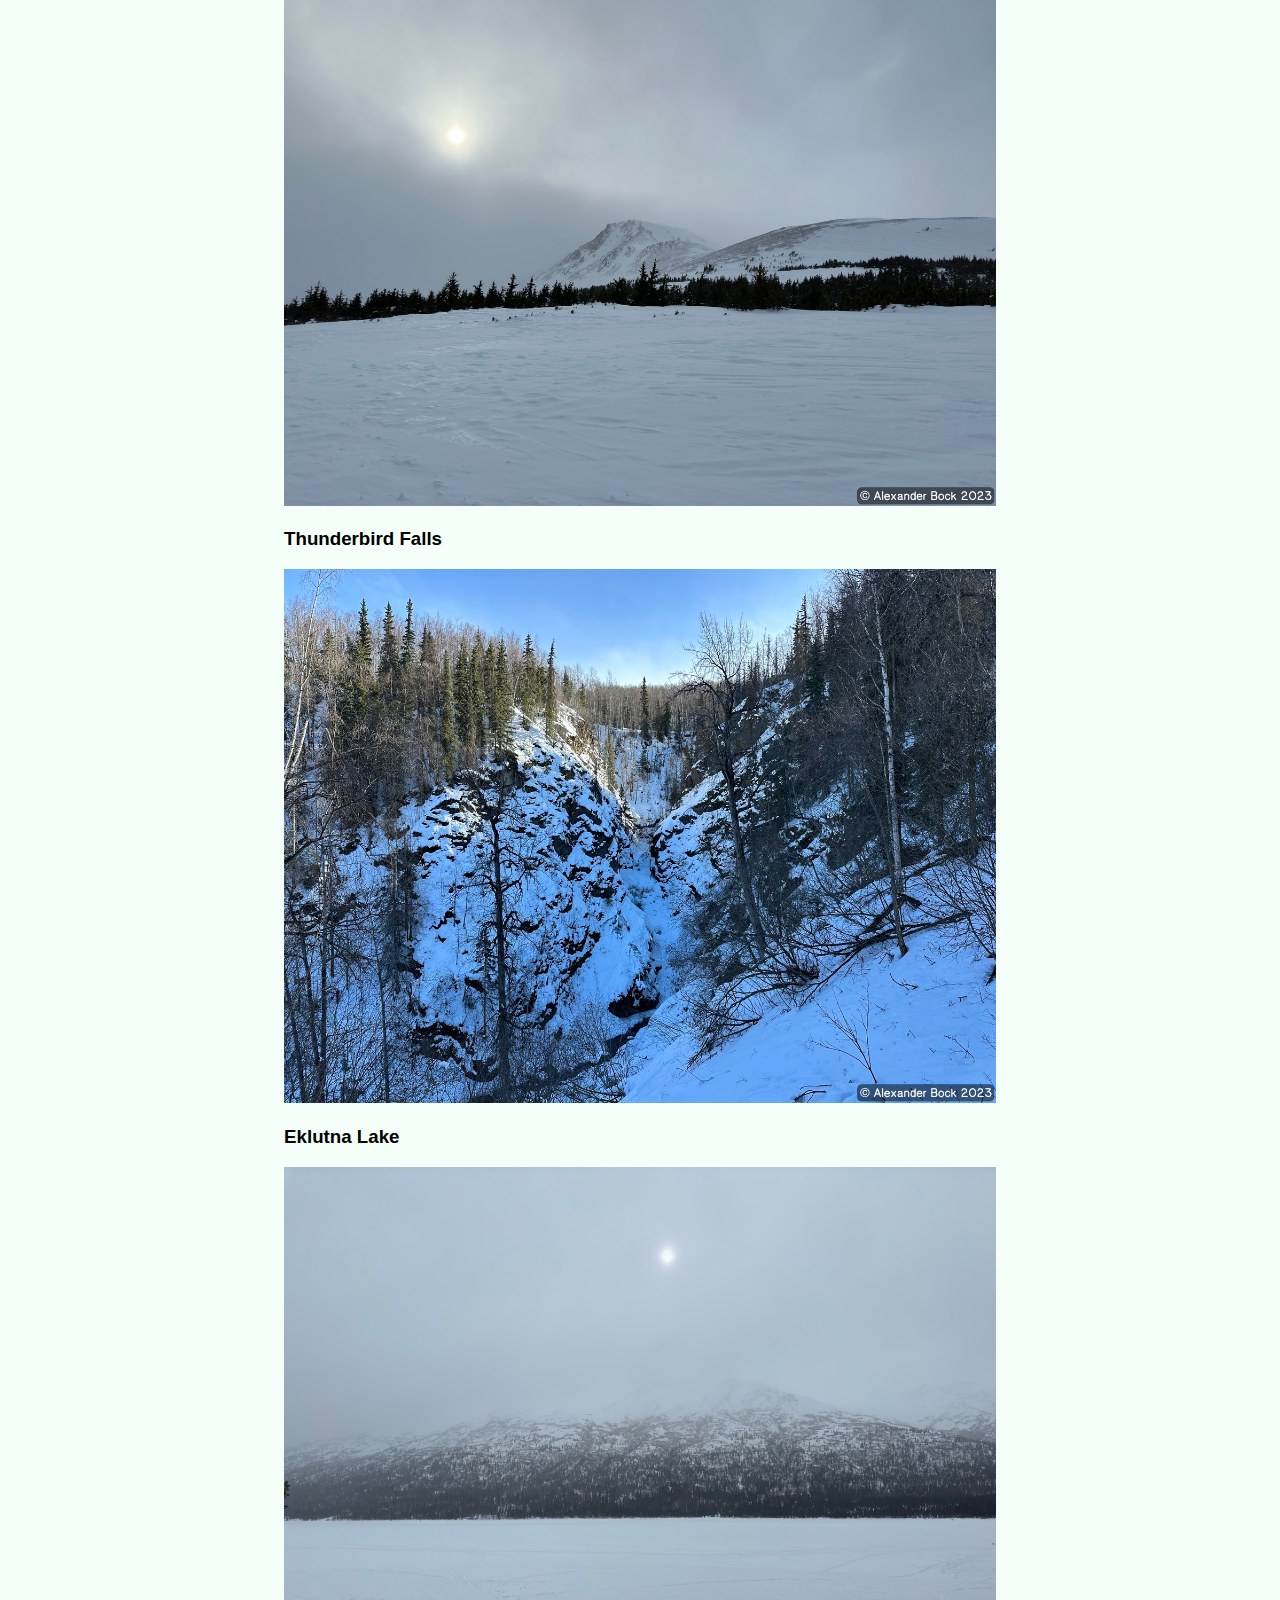
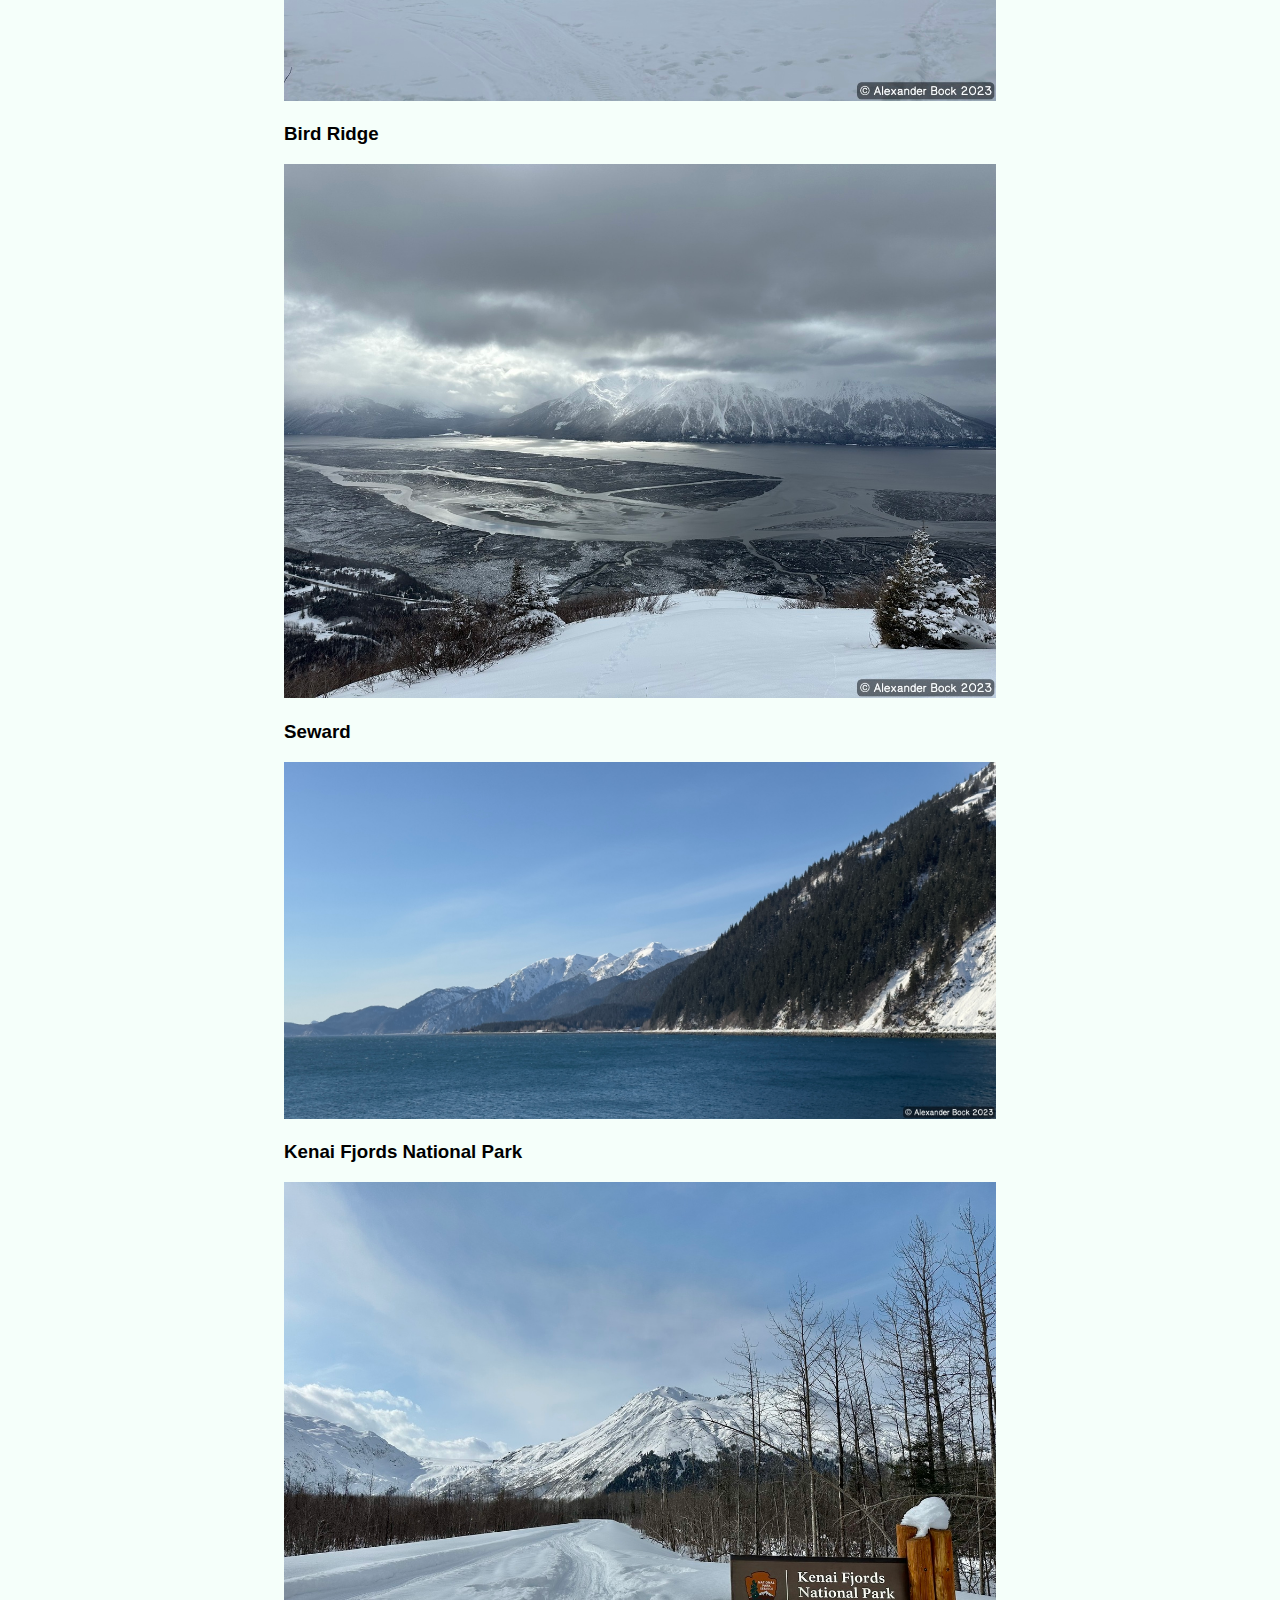
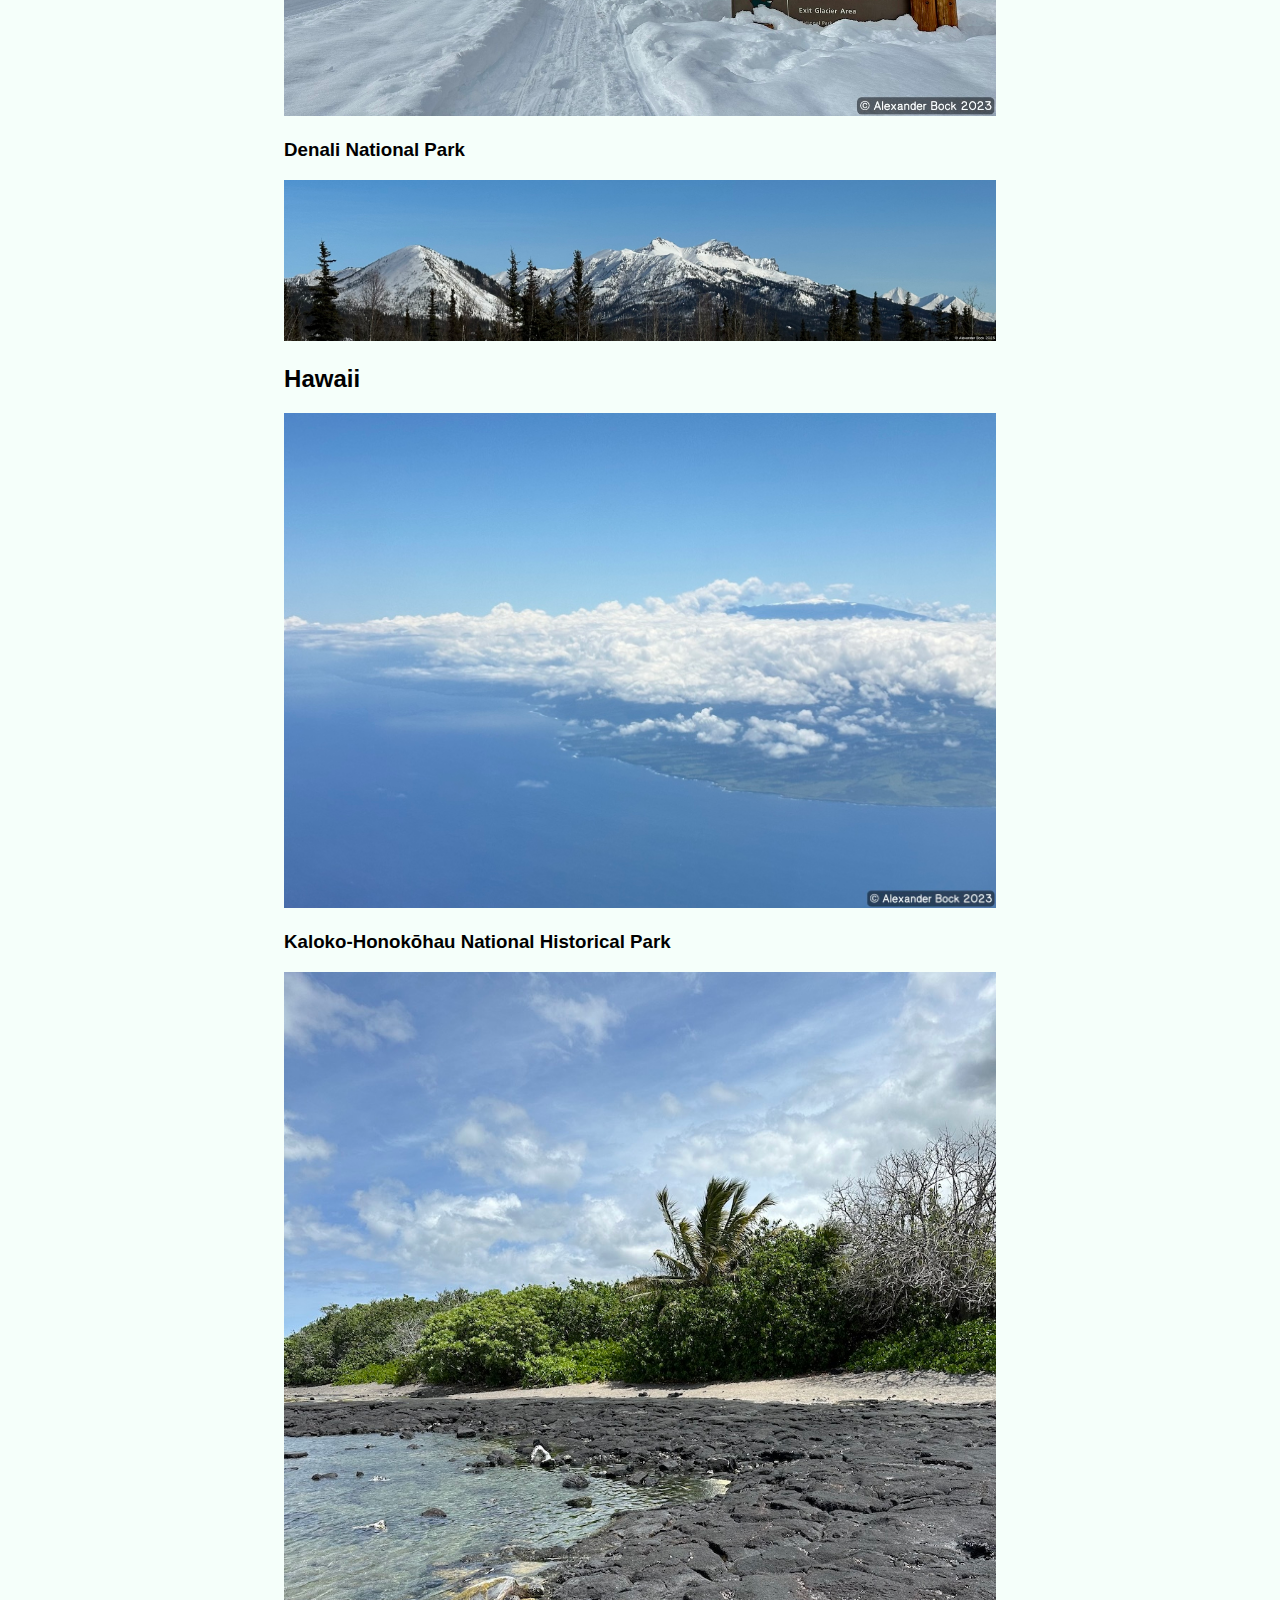
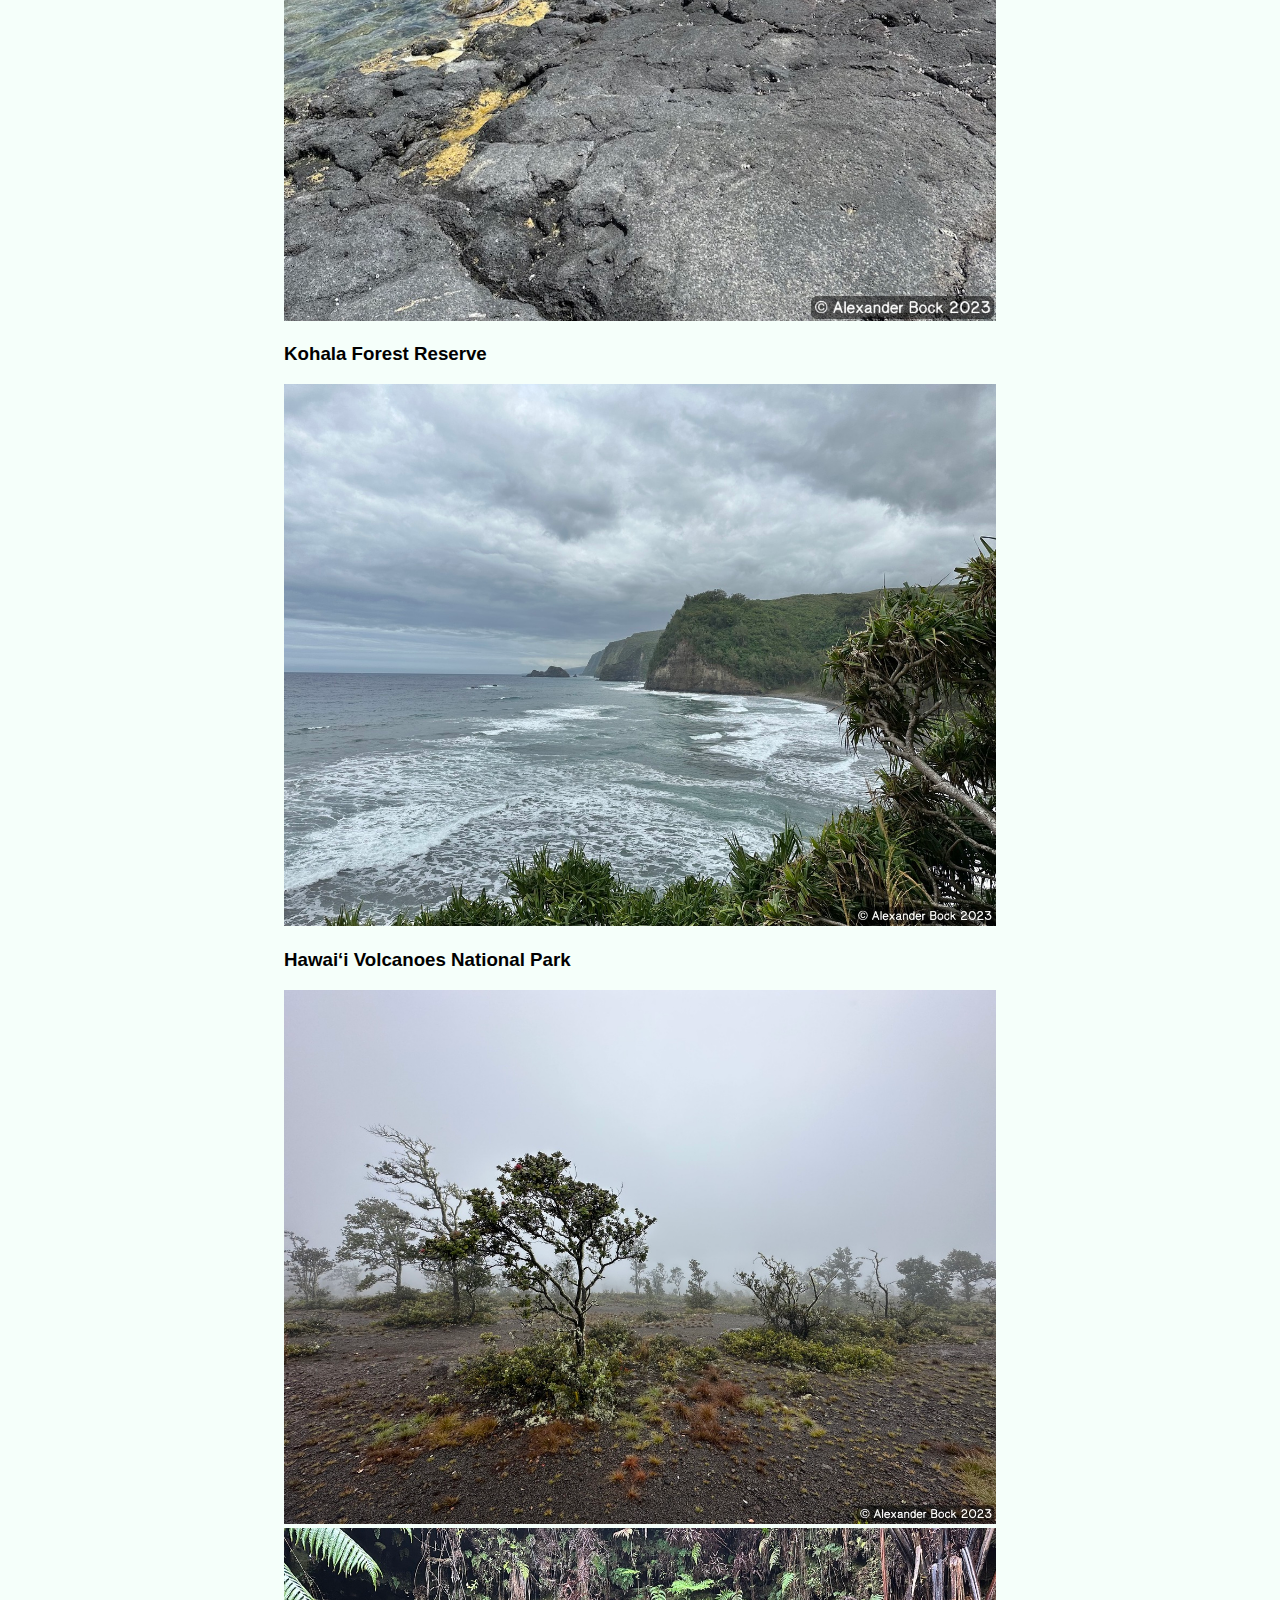
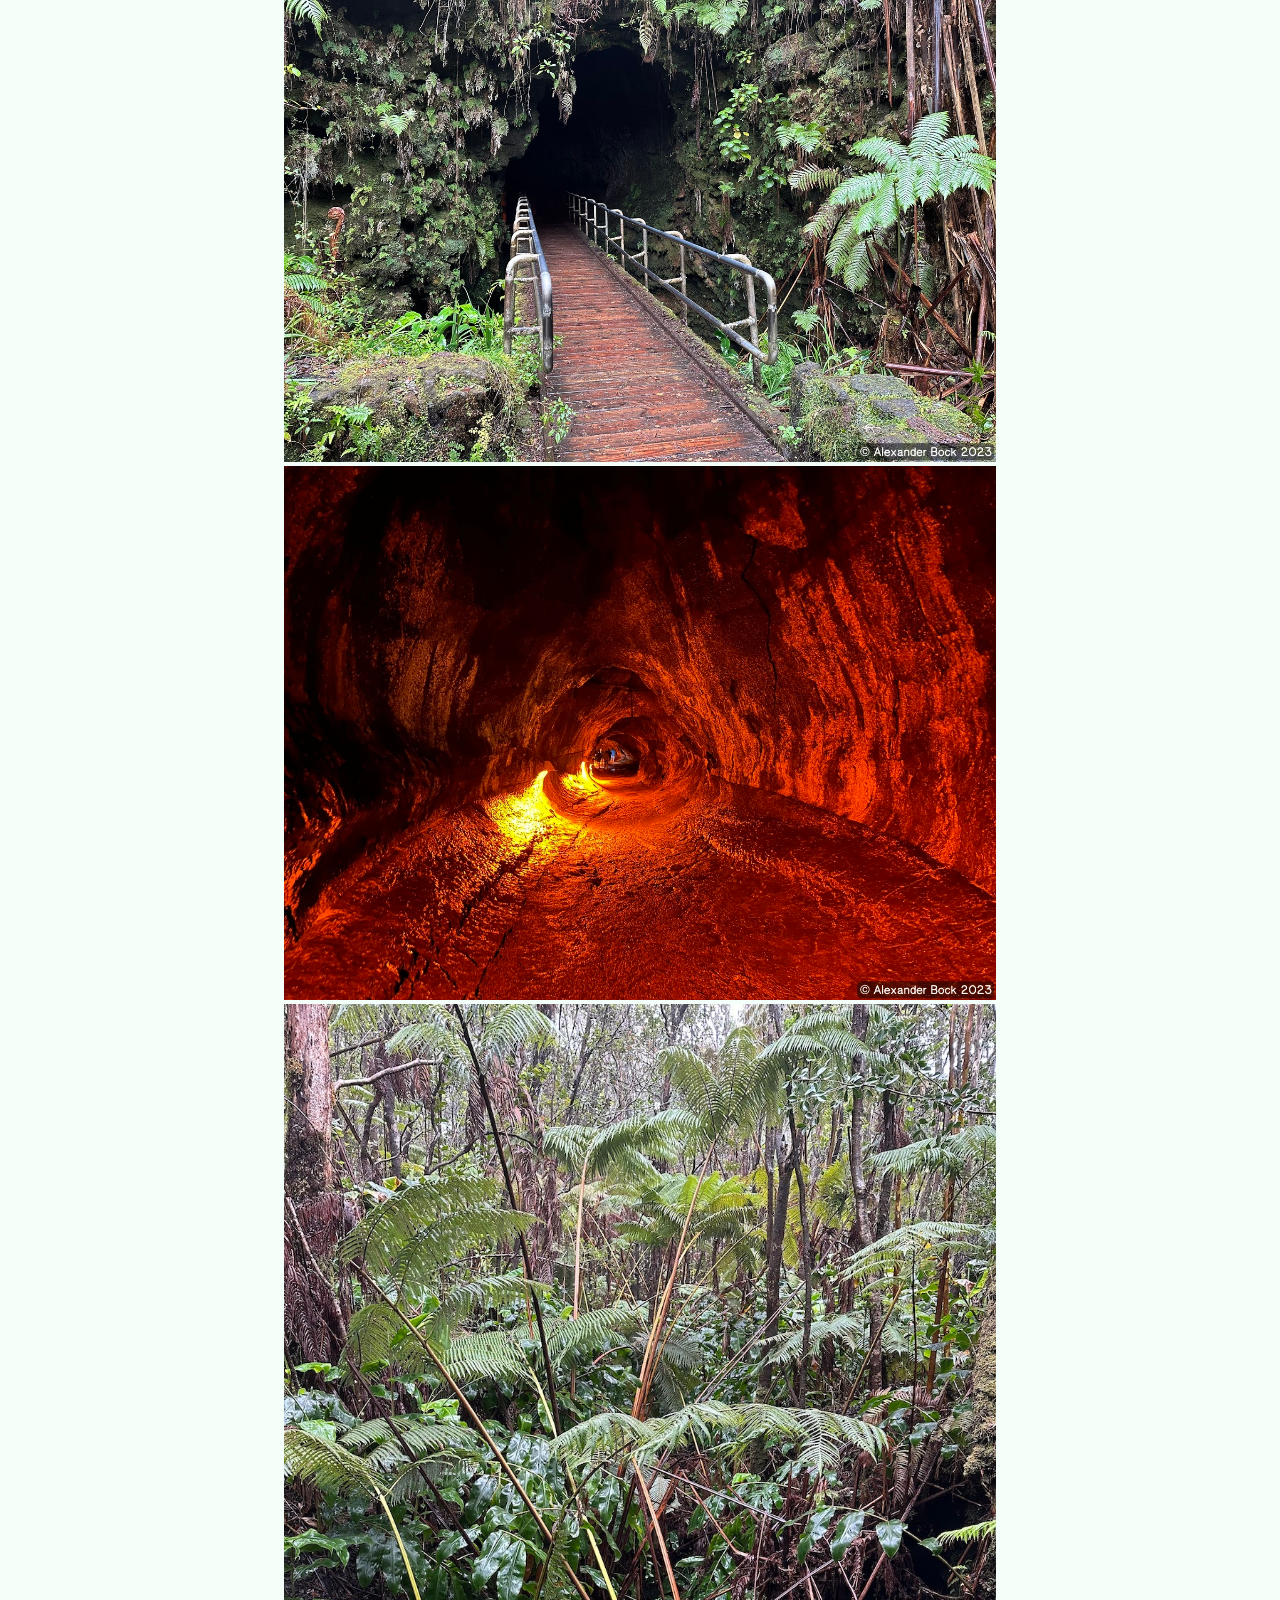
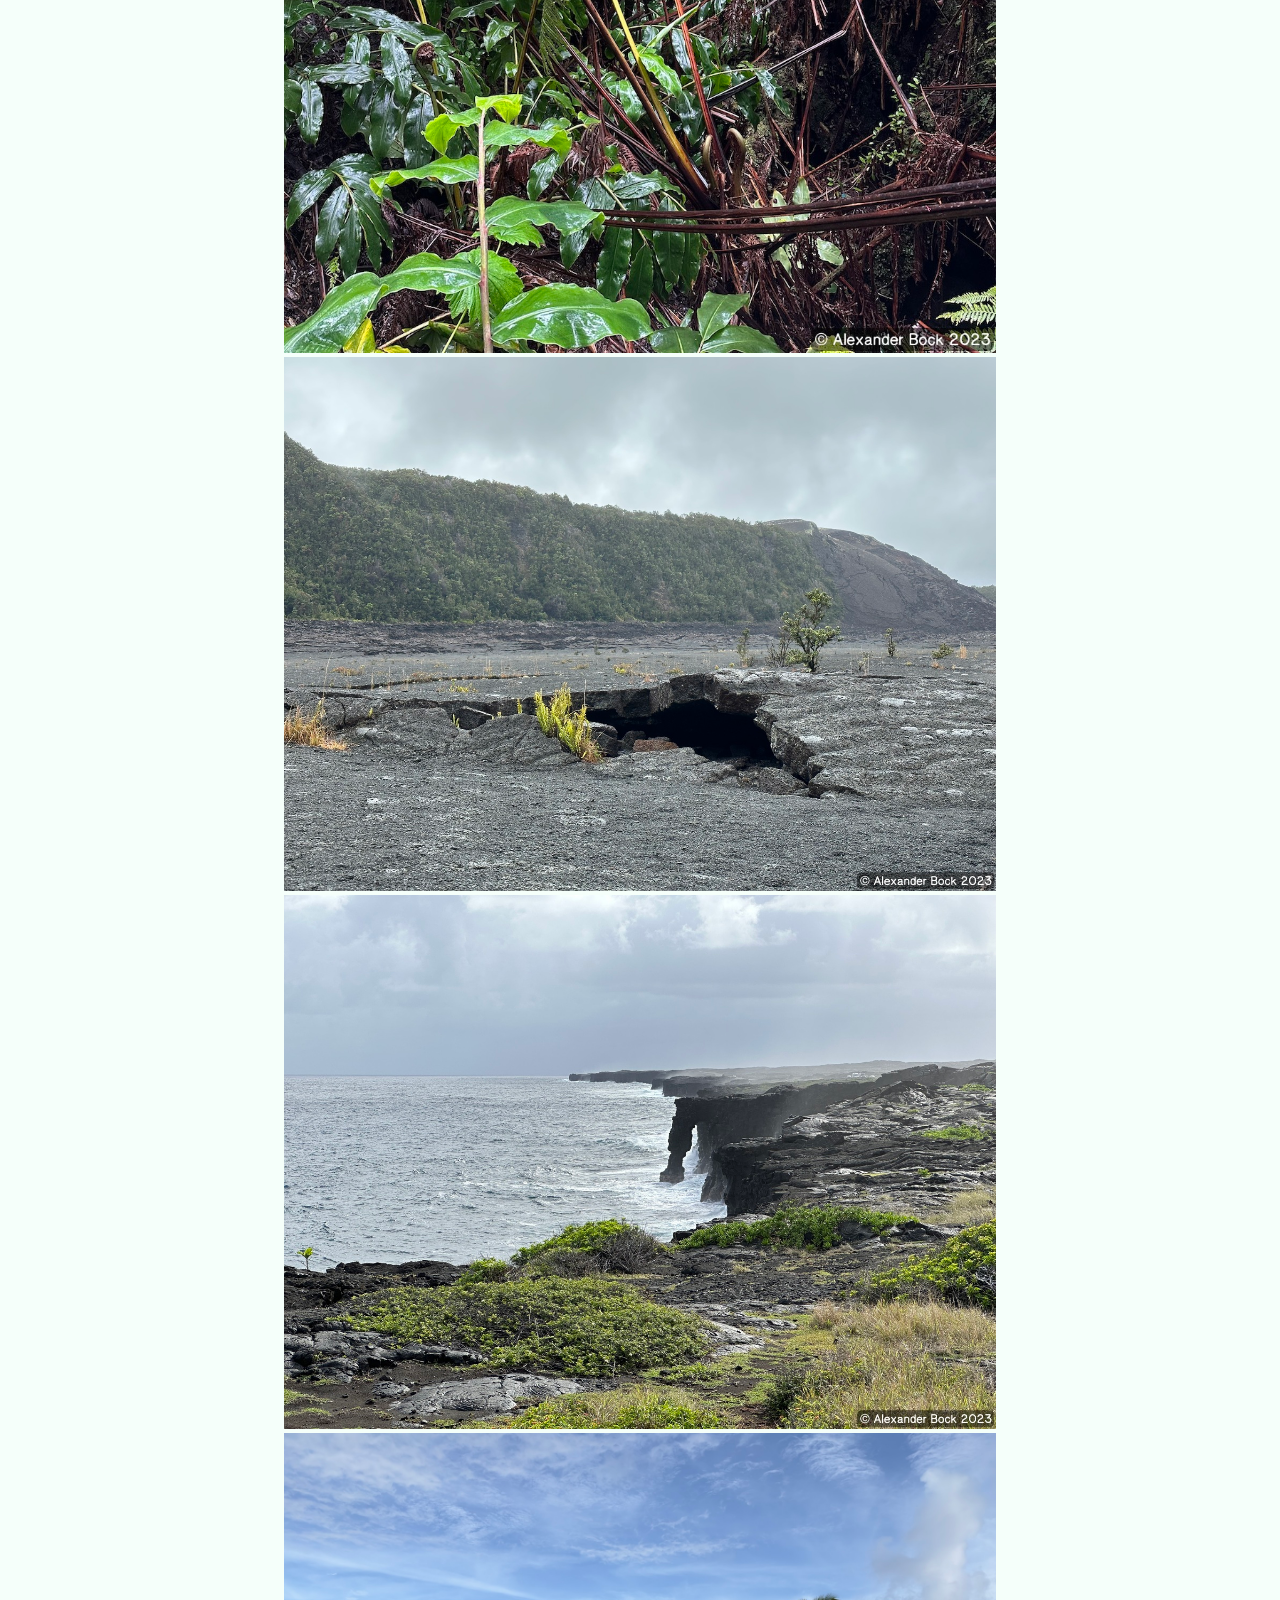
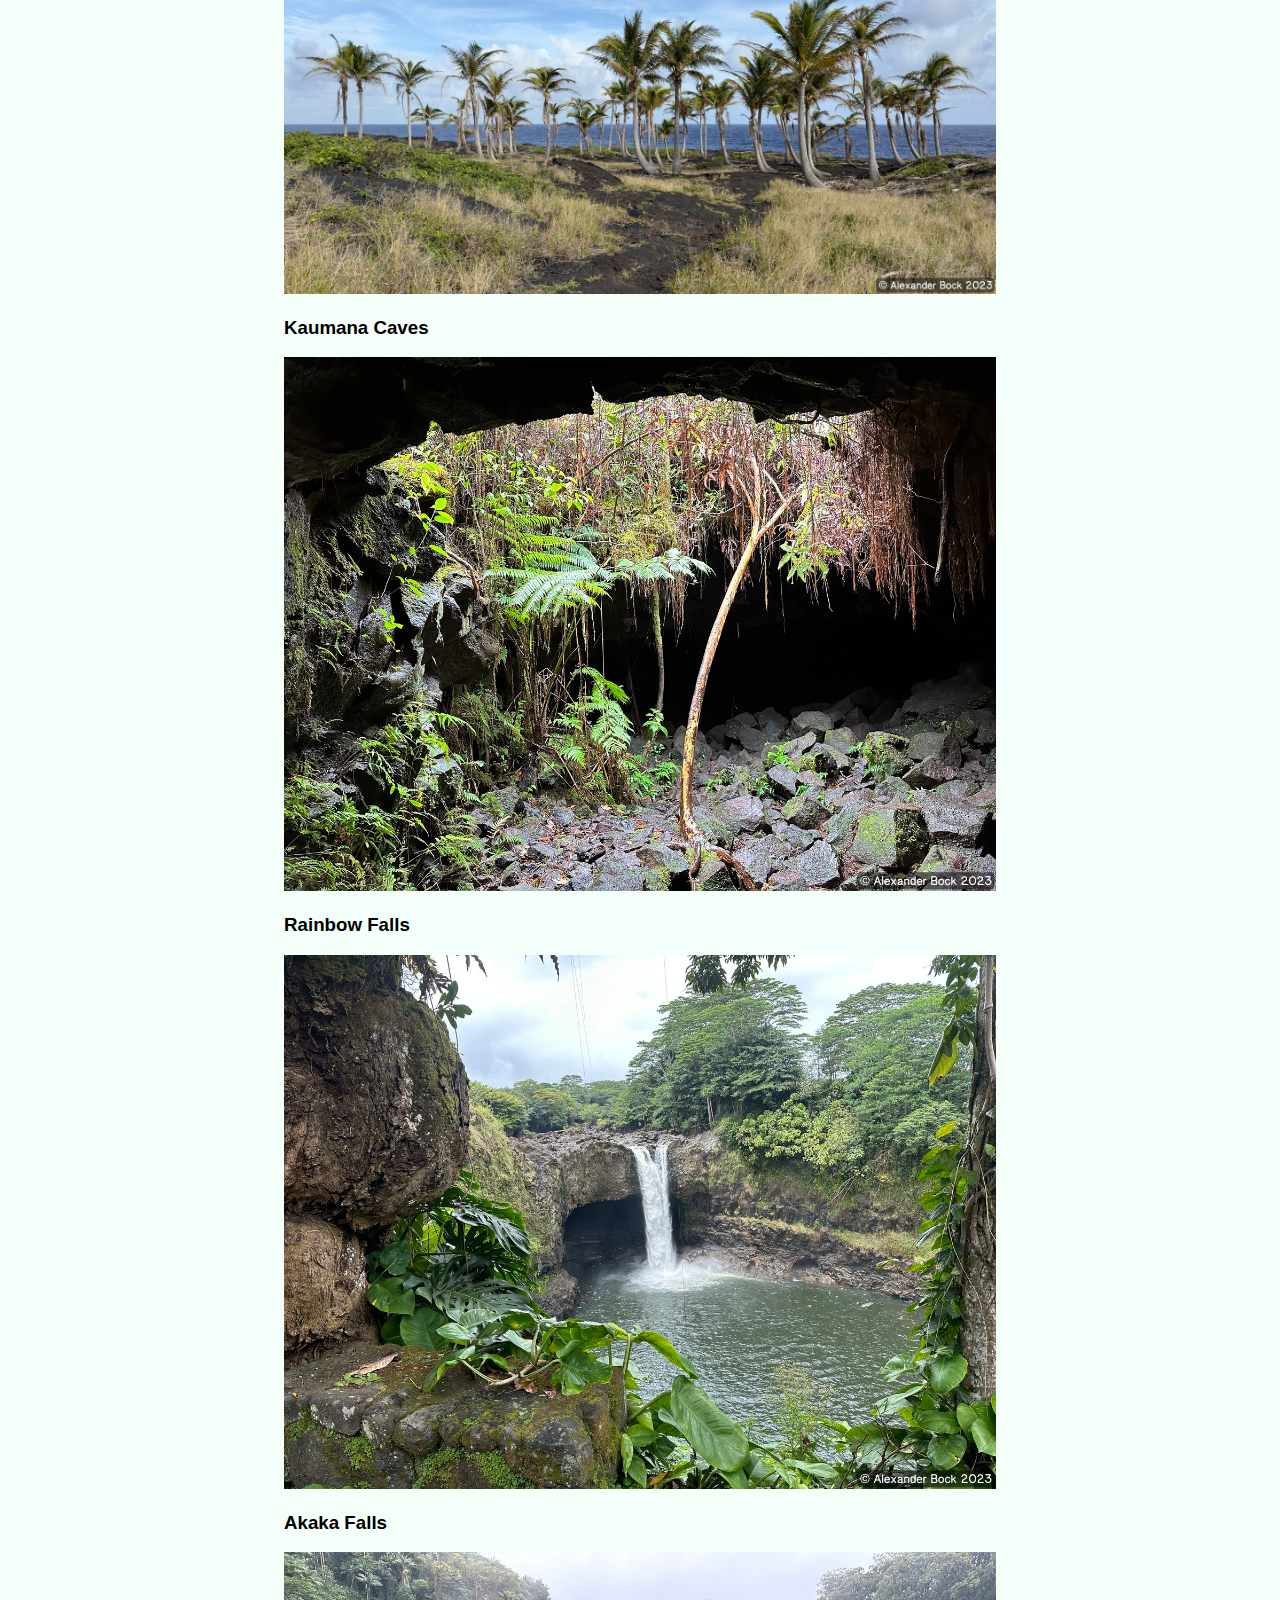
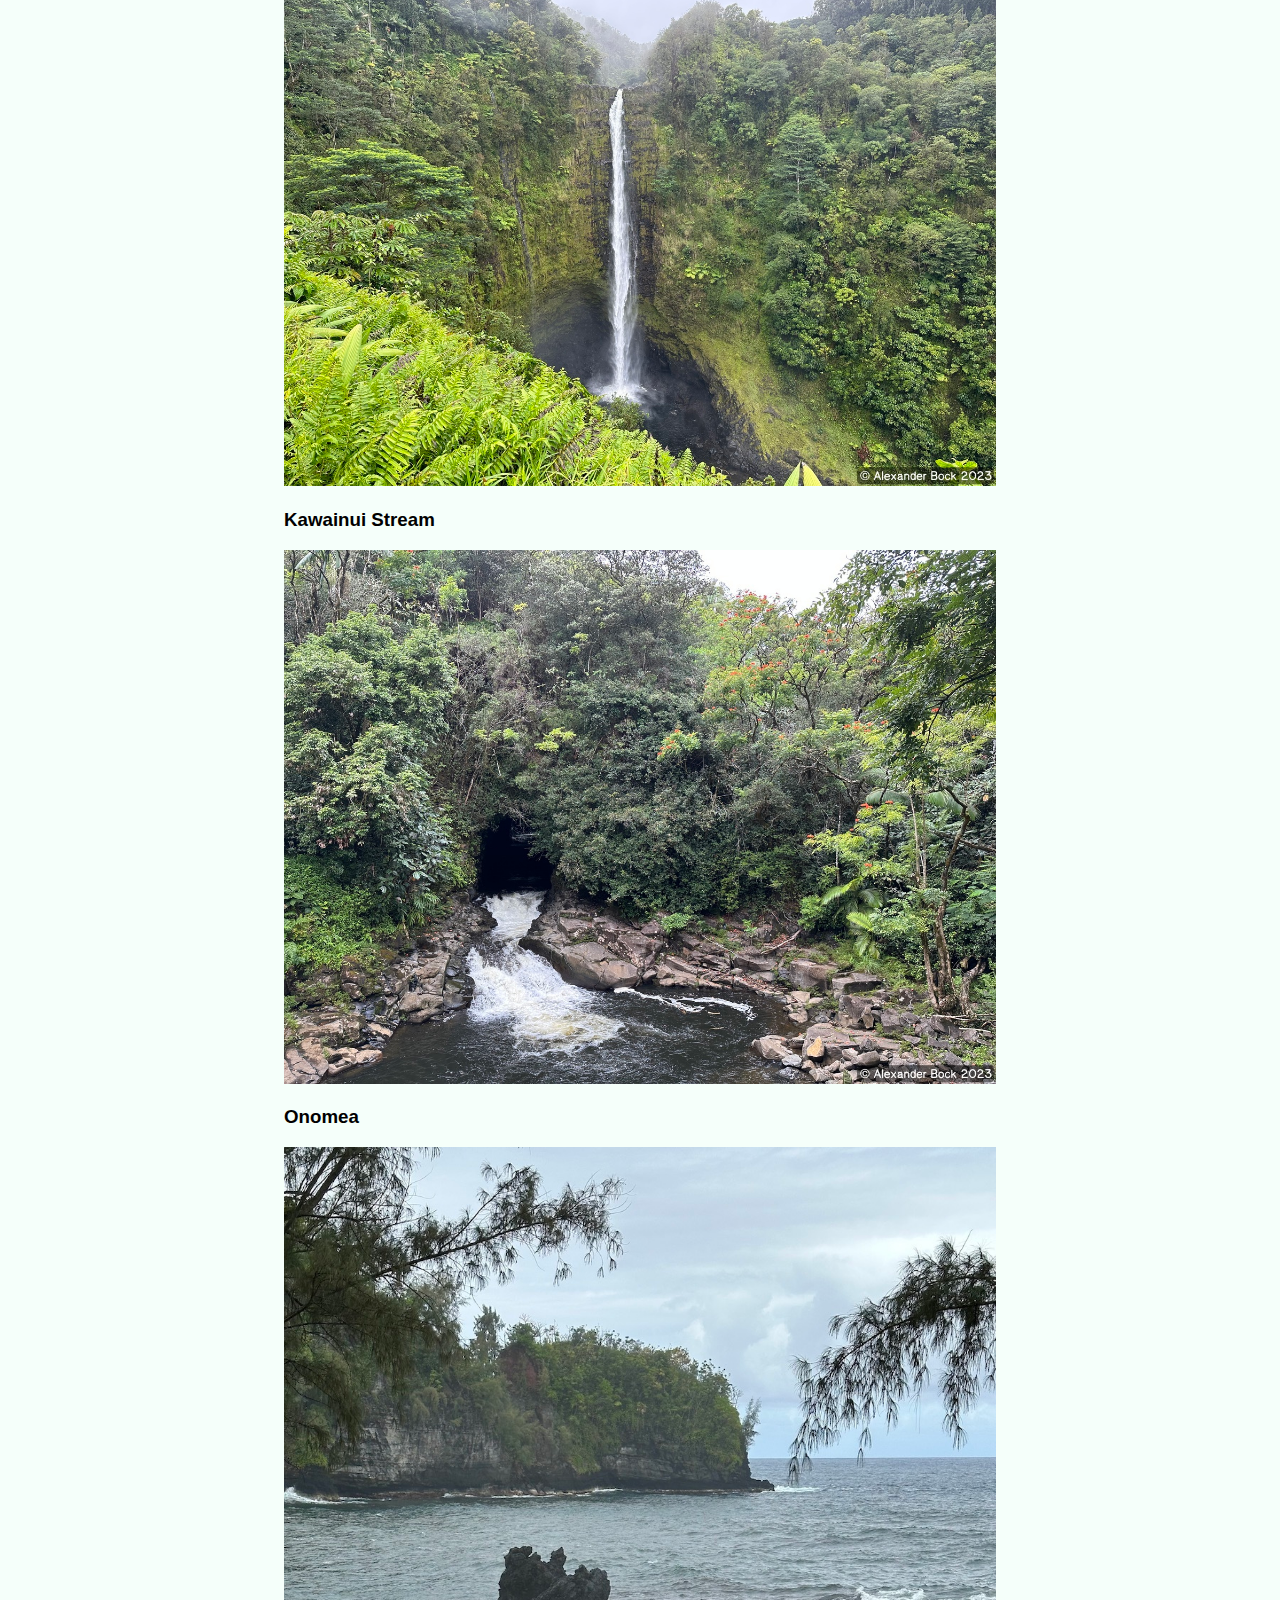
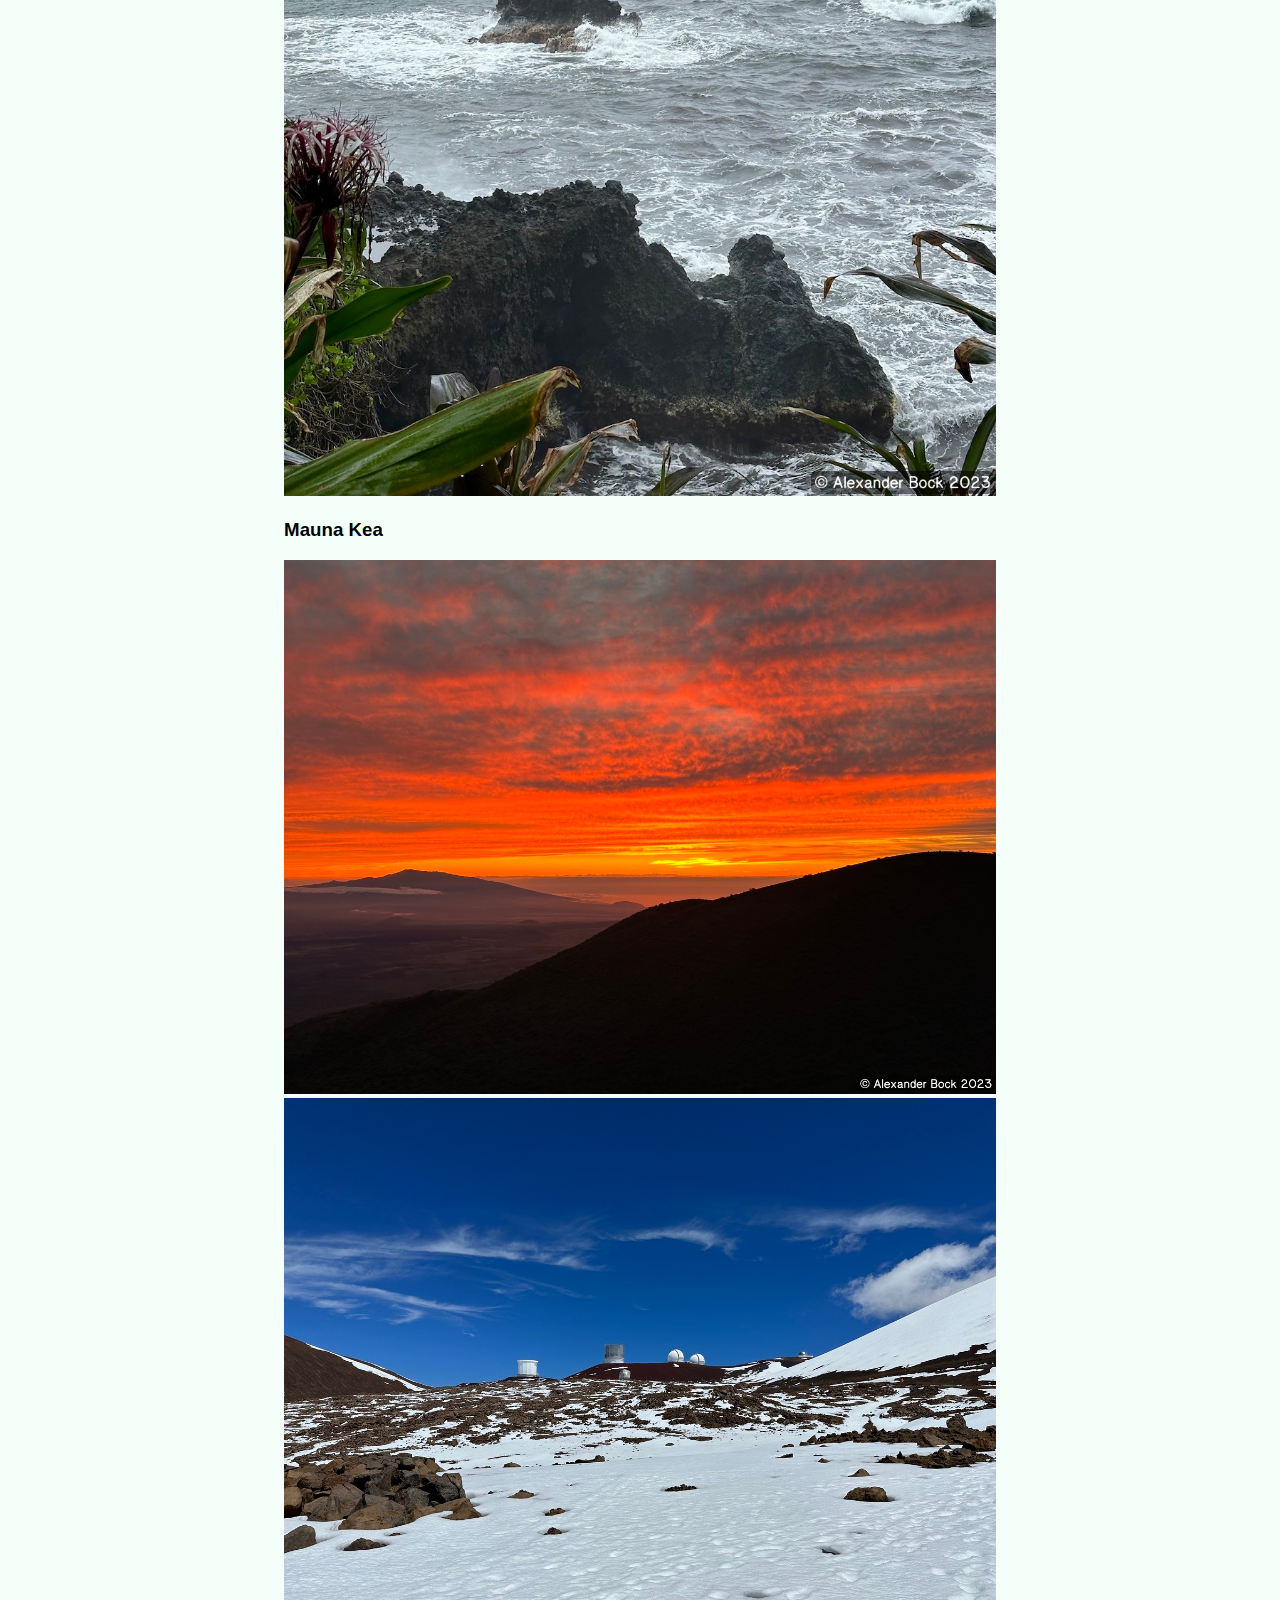
<file: trip-ak-hi-2023/index.html>
<!DOCTYPE html>
<html lang="en-US">
    <head>
        <meta charset="utf-8">
        <meta name="viewport" content="width=device-width,initial-scale=1">
        <title>Alaska-Hawaii Hiking Trip 2023</title>
        <link href="../style.css" rel="stylesheet">
    </head>
    <body>
        <div id="content">
            <h1>Alaska-Hawaii Hiking Trip 2023</h1>
            <p class="info-line">Alex Bock <span class="article-date">2023-04-07</span></p>

            <h2>Overview</h2>
            <p>
                I visited a variety of national and state parks and other destinations in
                Alaska and Hawaii over the past two weeks. Both states exhibited unique winter
                scenery in late March. In Alaska, I flew into Anchorage, drove south to
                <a href="https://en.wikipedia.org/wiki/Seward,_Alaska">Seward</a>,
                and finally took Alaska Route 3 north to Fairbanks where I caught
                my next flight. Moving on to Hawaii (Hawai‘i island in
                particular), I started in Kona and proceeded to Hilo. Hiking
                <a href="https://en.wikipedia.org/wiki/Mauna_Kea">Mauna Kea</a>
                (over thirteen thousand feet above sea level)
                was the highlight of the trip.
            </p>

            <h2>Alaska</h2>

            <h3>Kincaid Park</h3>
            <img src="alaska/1-kincaid.jpeg" width="100%" alt="Kincaid Park beach mountain view">

            <h3>Eagle River</h3>
            <img src="alaska/2-eagle-river.jpeg" width="100%" alt="Mountains reflected over water at Eagle River Nature Center">

            <h3>Flattop Mountain</h3>
            <img src="alaska/3-flattop.jpeg" width="100%" alt="Flattop Mountain in the fog">

            <h3>Thunderbird Falls</h3>
            <img src="alaska/4-thunderbird.jpeg" width="100%" alt="Thunderbird falls obscured by snow and ice">

            <h3>Eklutna Lake</h3>
            <img src="alaska/5-eklutna.jpeg" width="100%" alt="Snow and fog over Eklutna Lake">

            <h3>Bird Ridge</h3>
            <img src="alaska/6-bird.jpeg" width="100%" alt="View across the Turnagain arm from partway up Bird Ridge Trail">
            
            <h3>Seward</h3>
            <img src="alaska/8-seward.jpeg" width="100%" alt="View from Seward shore">

            <h3>Kenai Fjords National Park</h3>
            <img src="alaska/7-kenai-fjords.jpeg" width="100%" alt="Kenai Fjords entrance sign on closed winter road">

            <h3>Denali National Park</h3>
            <img src="alaska/9-denali.jpeg" width="100%" alt="View from the Denali visitor center">

            <h2>Hawaii</h2>

            <img src="hawaii/1-air.jpeg" width="100%" alt="View of the island from approaching plane window">

            <h3>Kaloko-Honokōhau National Historical Park</h3>

            <img src="hawaii/2-turtle.jpeg" width="100%" alt="Sea turtle on the beach">

            <h3>Kohala Forest Reserve</h3>

            <img src="hawaii/3-pololu.jpeg" width="100%" alt="View along the Pololu trail">

            <h3>Hawai‘i Volcanoes National Park</h3>

            <img src="hawaii/4-volcano-fog.jpeg" width="100%" alt="Plants in the fog">
            <img src="hawaii/5-volcano-lava-tube.jpeg" width="100%" alt="Lava tube entrance">
            <img src="hawaii/6-volcano-lava-tube-inside.jpeg" width="100%" alt="Lava tube interior (lit)">
            <img src="hawaii/7-volcano-rainforest.jpeg" width="100%" alt="Rainforest">
            <img src="hawaii/8-volcano-fault.jpeg" width="100%" alt="A crack in the rock floor">
            <img src="hawaii/9-volcano-arch.jpeg" width="100%" alt="Sea arch">
            <img src="hawaii/10-volcano-palm.jpeg" width="100%" alt="Palm trees">

            <h3>Kaumana Caves</h3>

            <img src="hawaii/11-kaumana.jpeg" width="100%" alt="Plants growing in the sunlight at the cave exit">

            <h3>Rainbow Falls</h3>

            <img src="hawaii/12-rainbow-falls.jpeg" width="100%" alt="View of Rainbow Falls">

            <h3>Akaka Falls</h3>

            <img src="hawaii/13-akaka-falls.jpeg" width="100%" alt="View of Akaka Falls">

            <h3>Kawainui Stream</h3>

            <img src="hawaii/14-kawainui.jpeg" width="100%" alt="A roadside stream">

            <h3>Onomea</h3>

            <img src="hawaii/15-onomea.jpeg" width="100%" alt="Onomea ocean view">

            <h3>Mauna Kea</h3>

            <img src="hawaii/16-mauna-kea-vis-sunset.jpeg" width="100%" alt="Sunset at the Manua Kea Visitor Information Station">
            <img src="hawaii/17-manua-kea-observatories.jpeg" width="100%" alt="View of observatories when they first become visible on the hike up Mauna Kea">
            <img src="hawaii/18-manua-kea.jpeg" width="100%" alt="A cloudy view near the top of Mauna Kea">

            <h2>Trip Maps</h2>

            <h3>Alaska</h3>
            <img src="maps/alaska-map.png" width="100%" alt="Map of Alaska route">

            <h3>Hawaii</h3>
            <img src="maps/hawaii-map.png" width="100%" alt="Map of Hawaii route">

            <br>

            <br>
            <a href="../index.html">Back to Index</a>
        </div>
    </body>
</html>
</file>
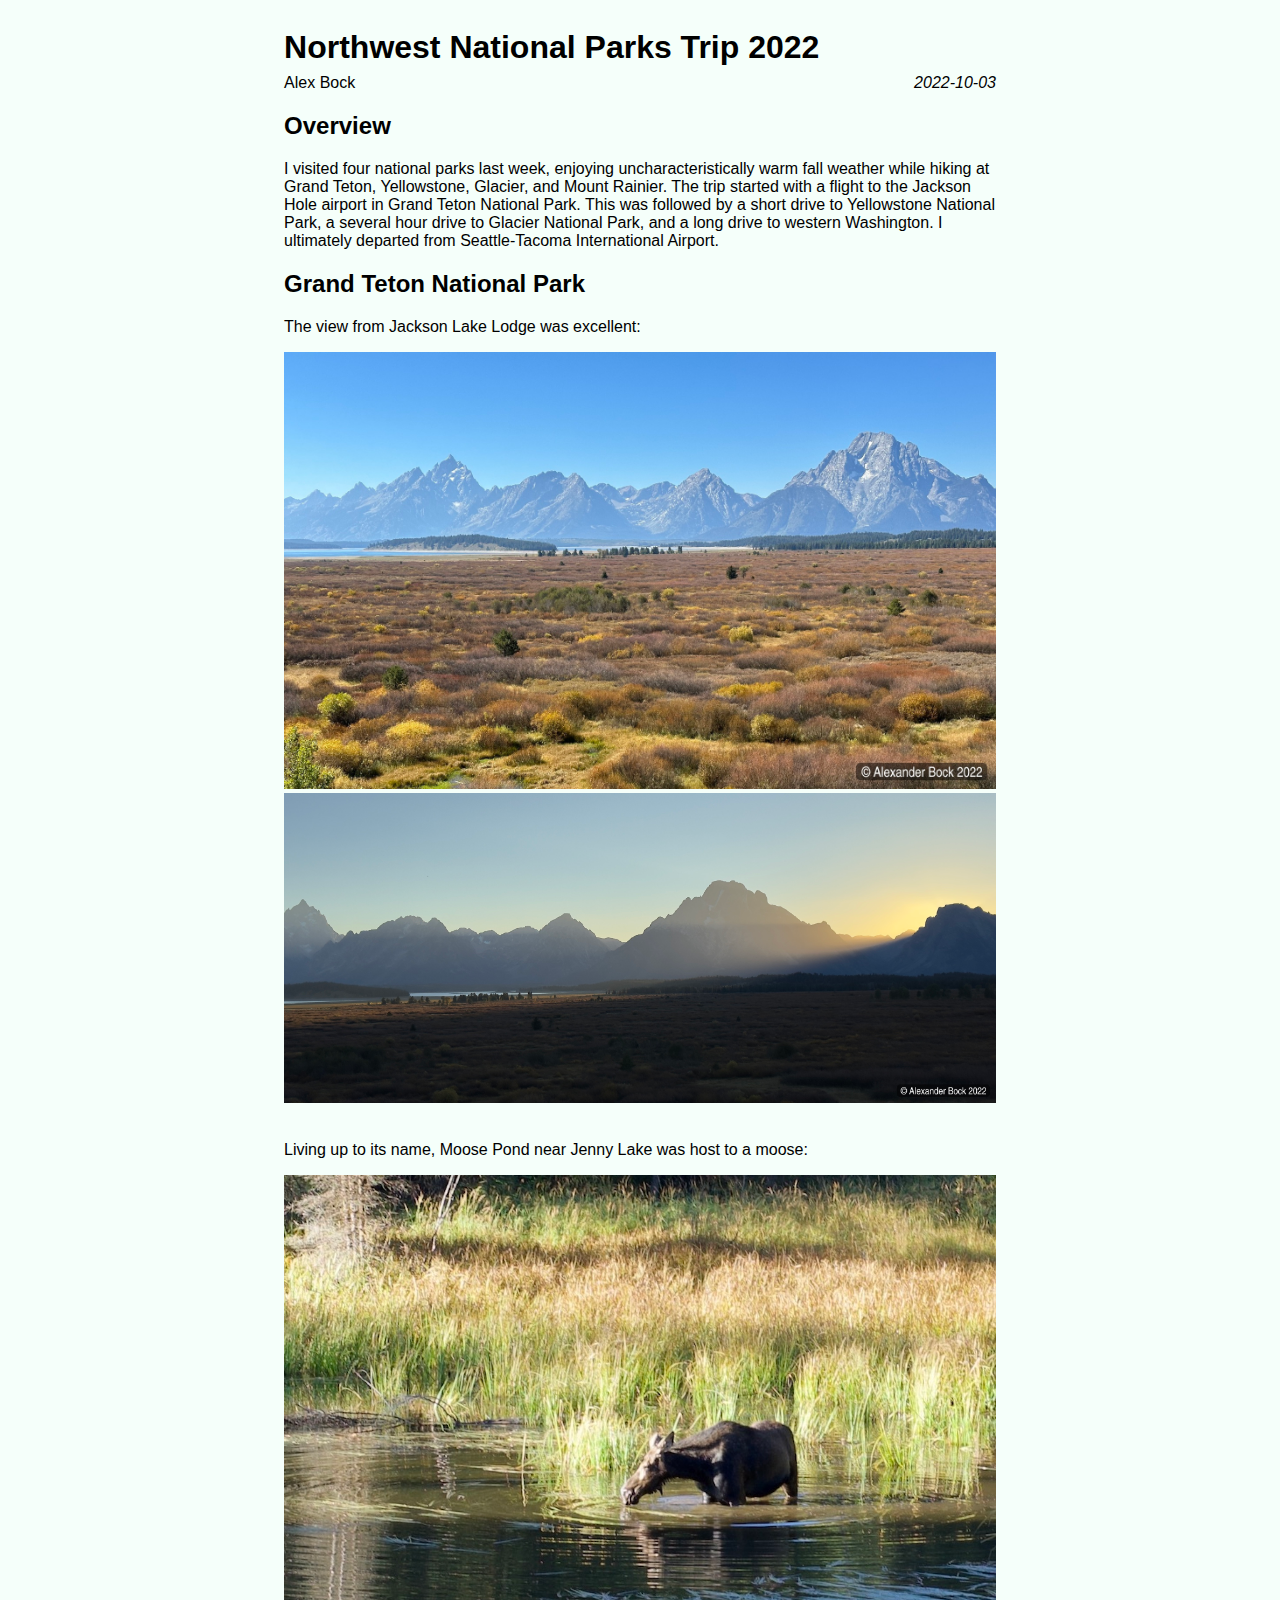
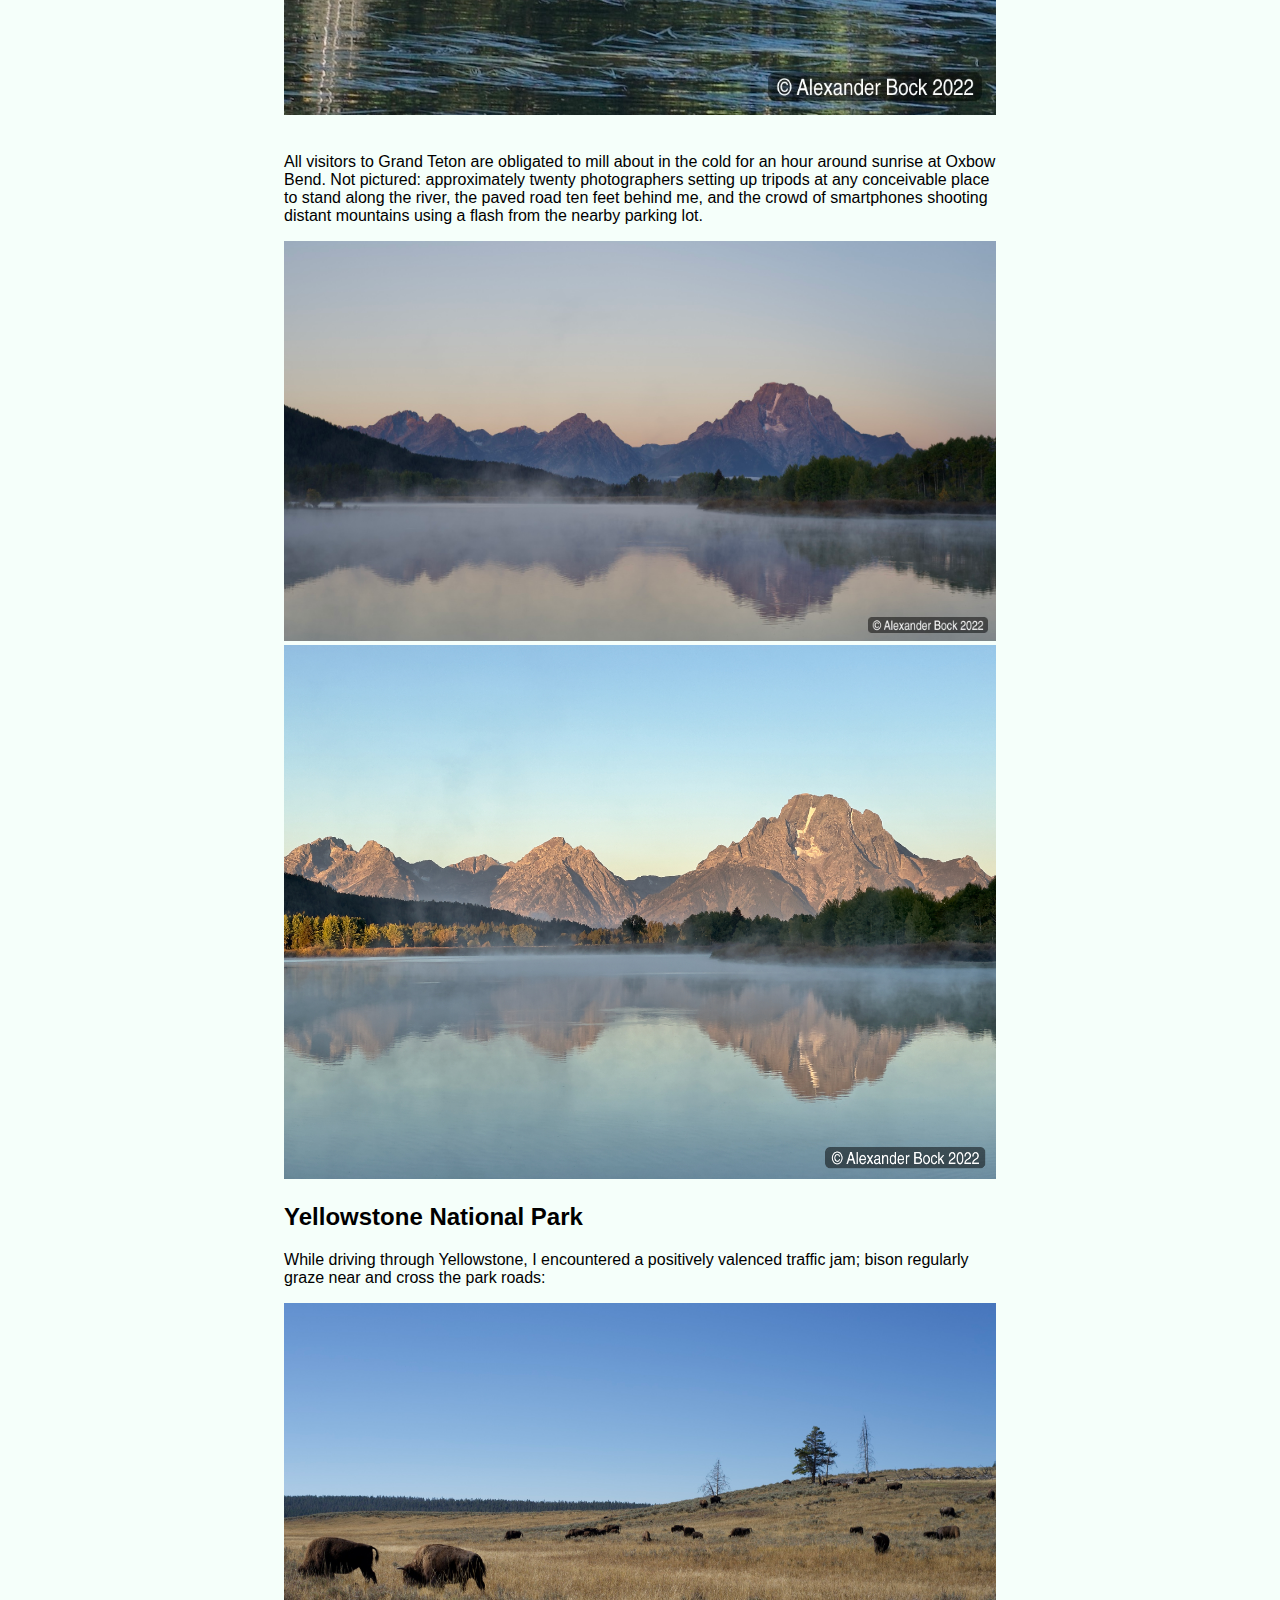
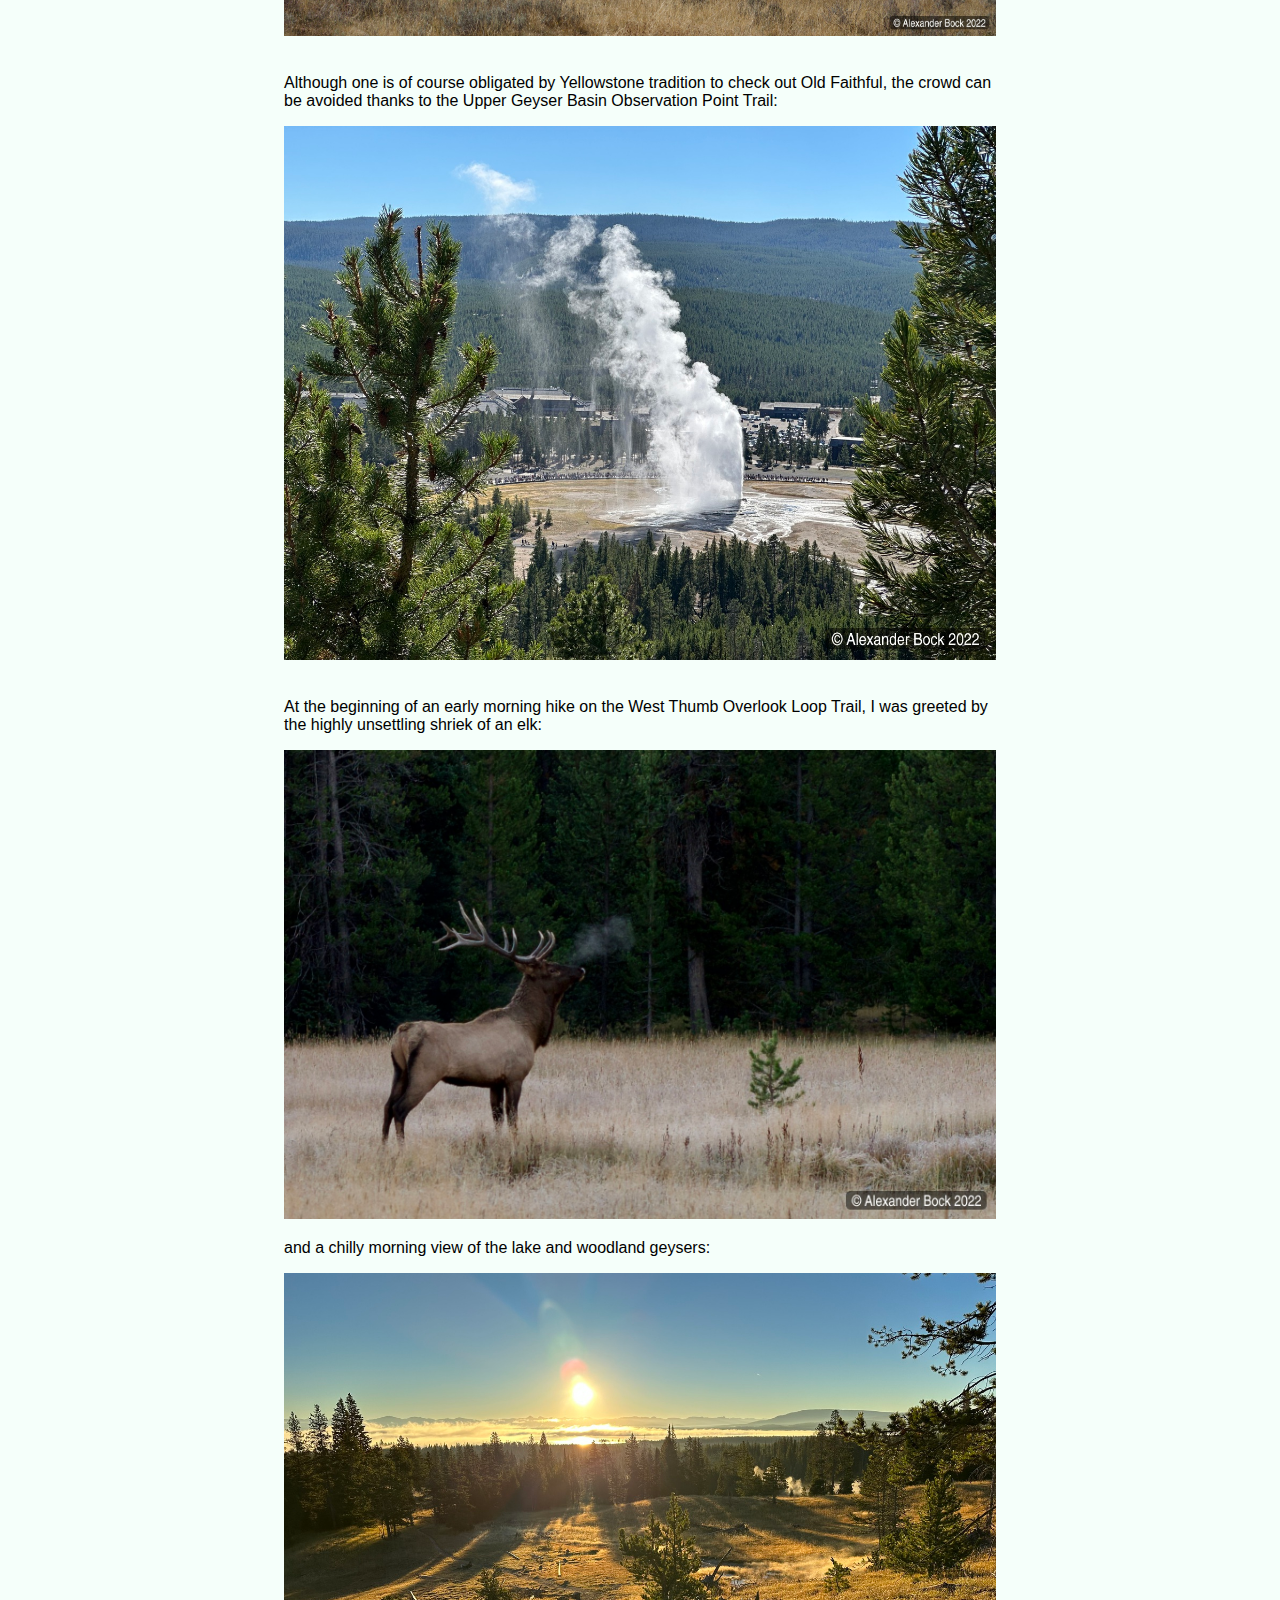
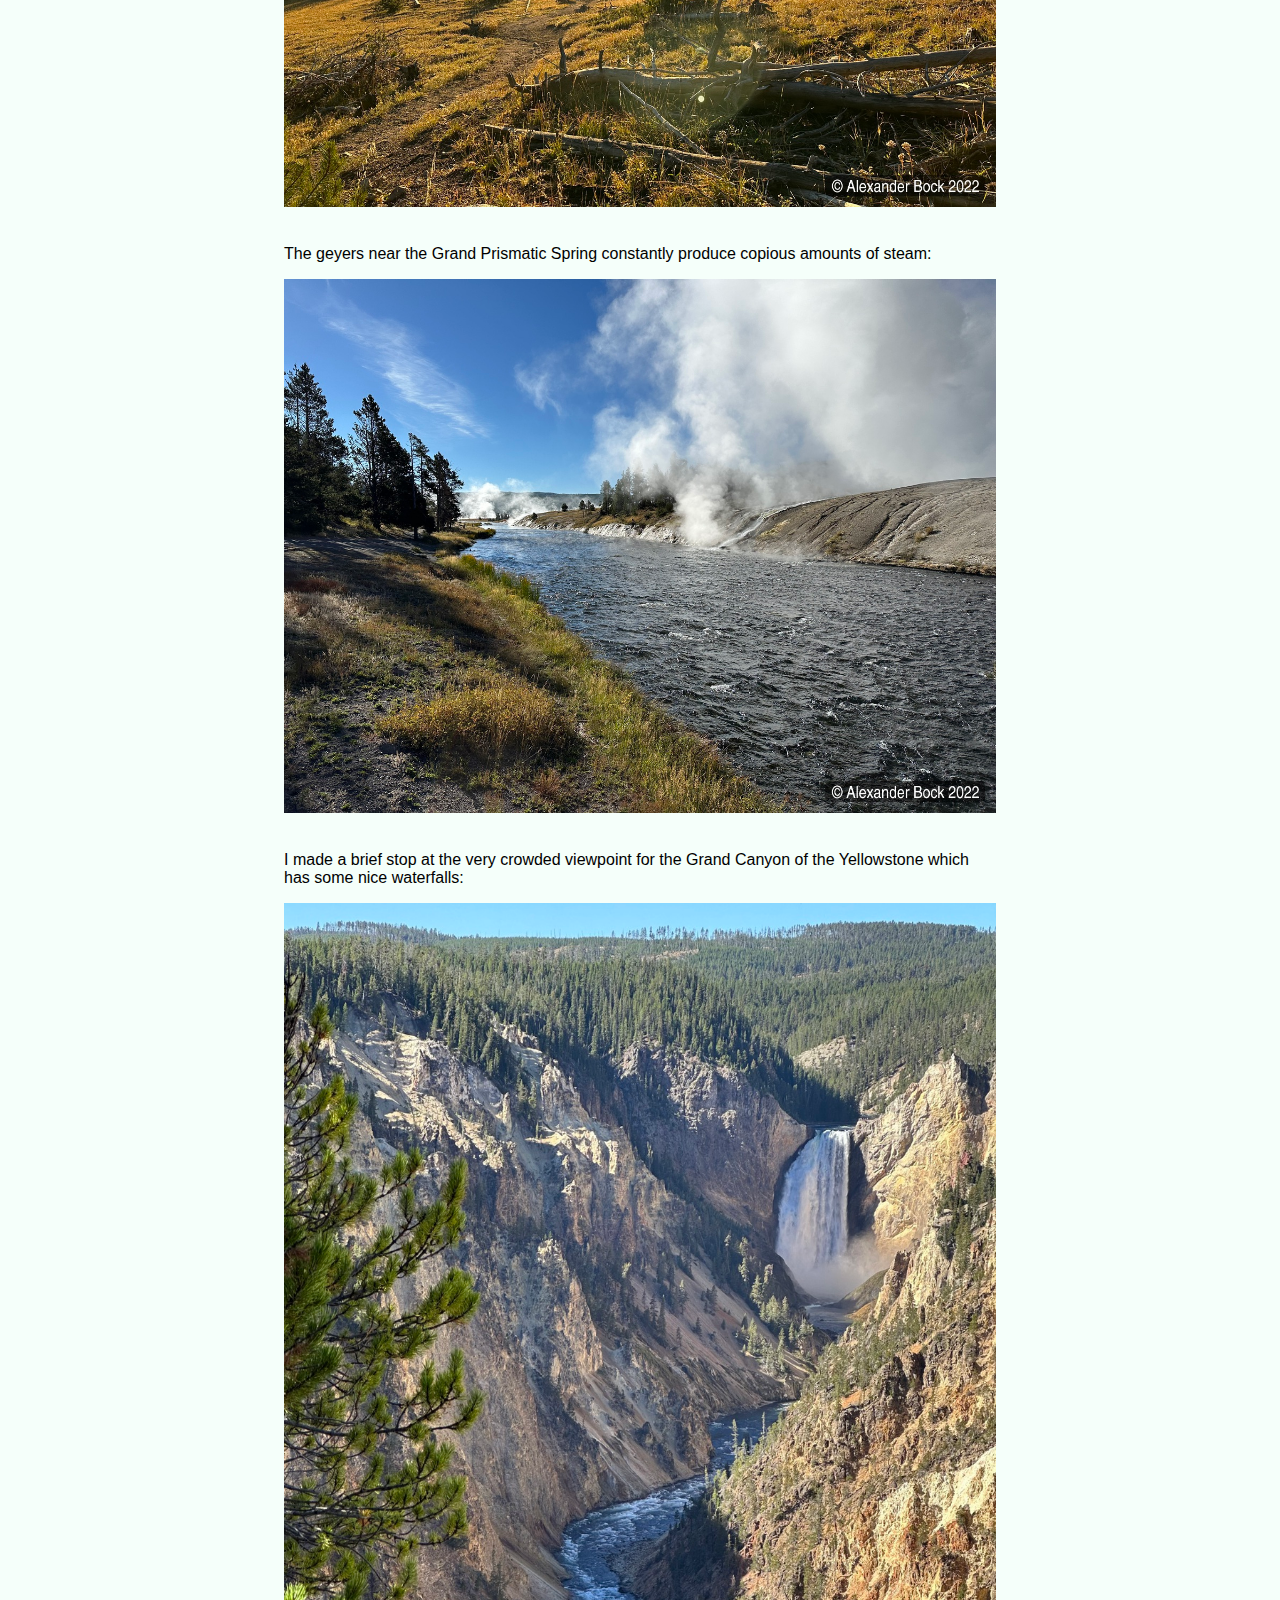
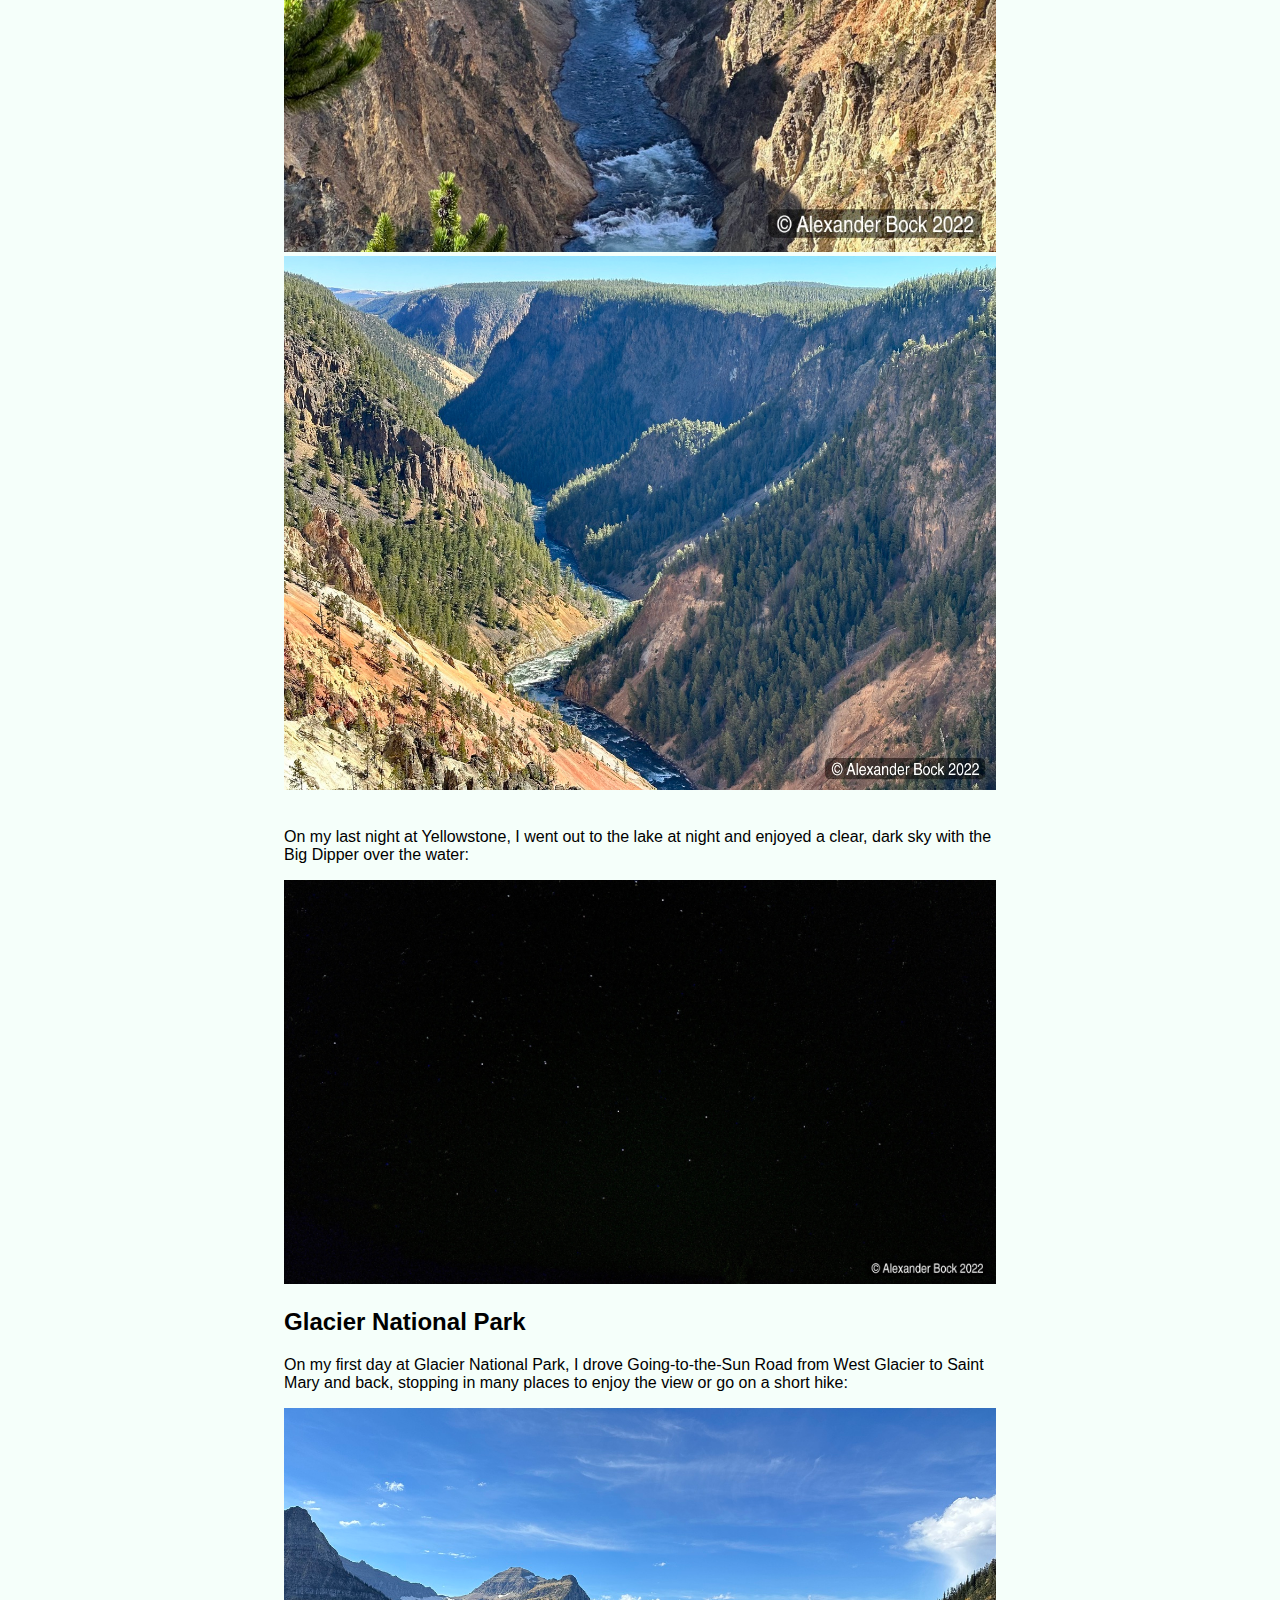
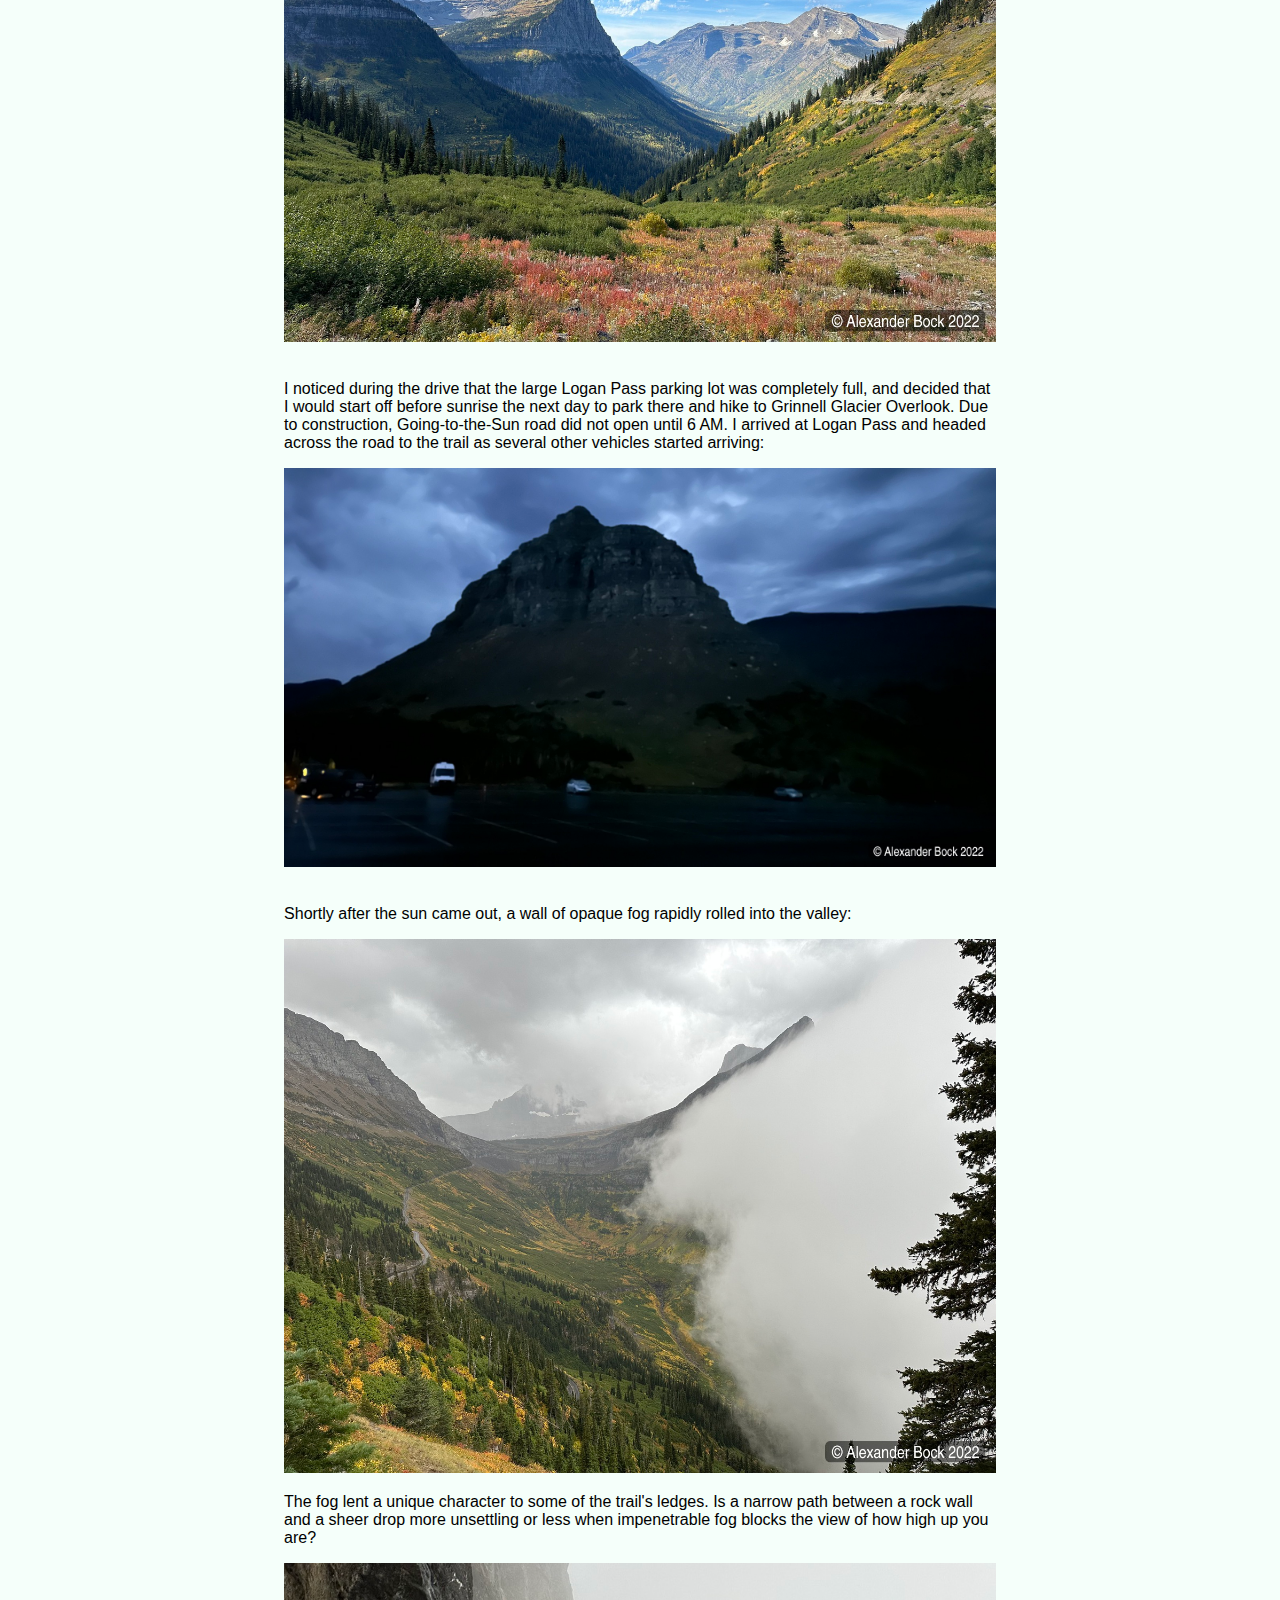
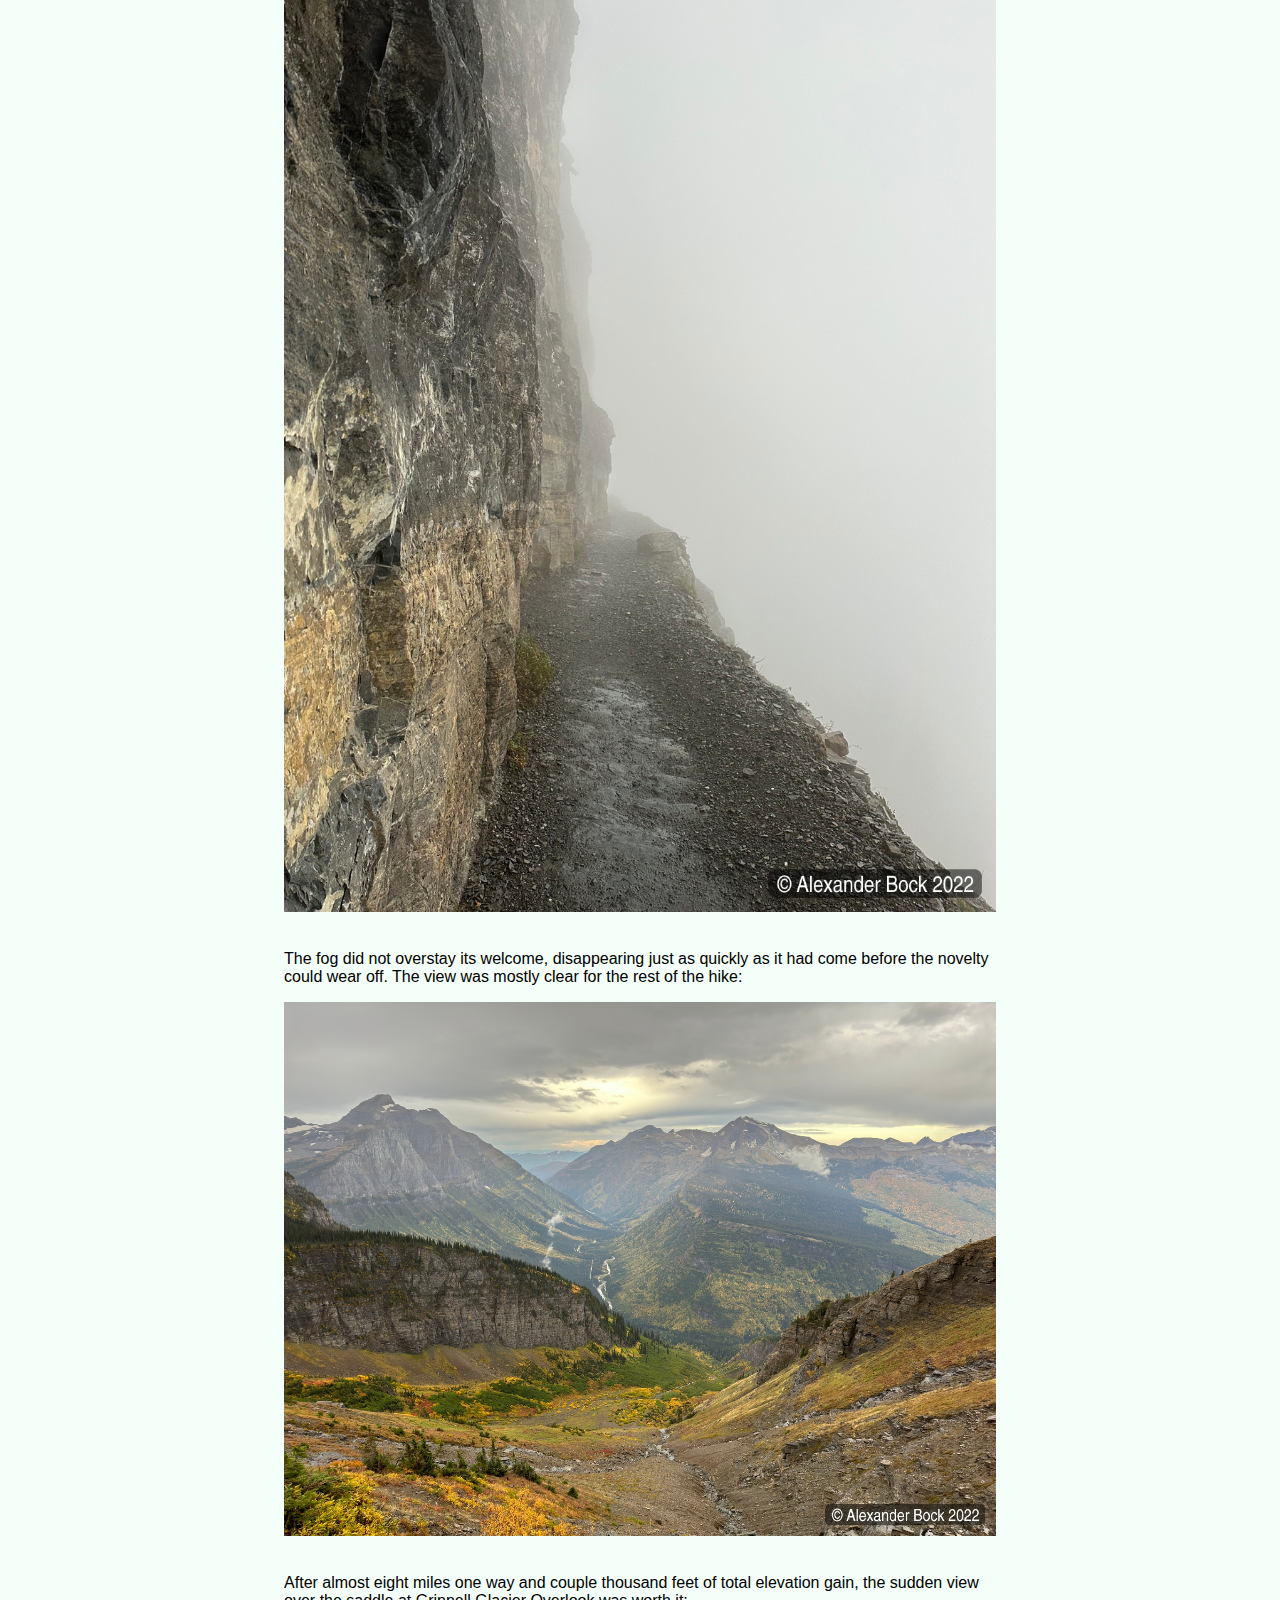
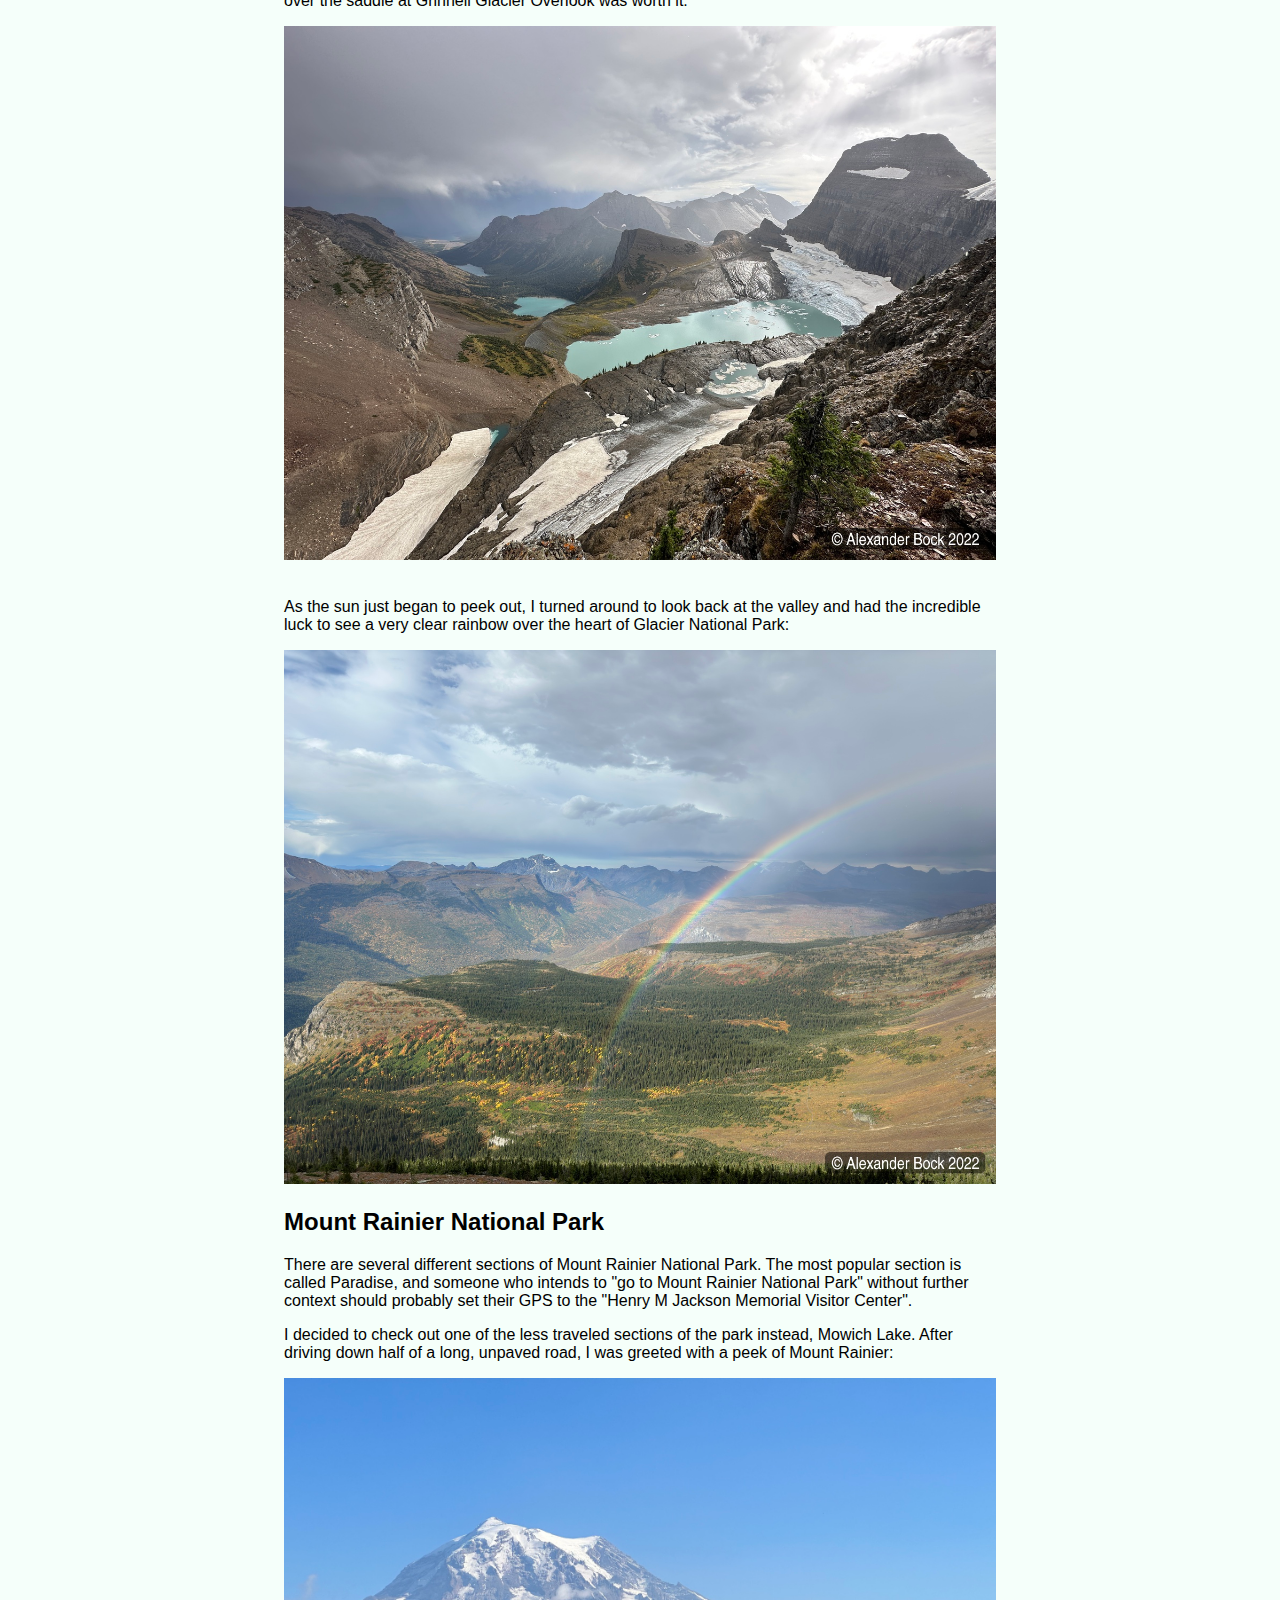
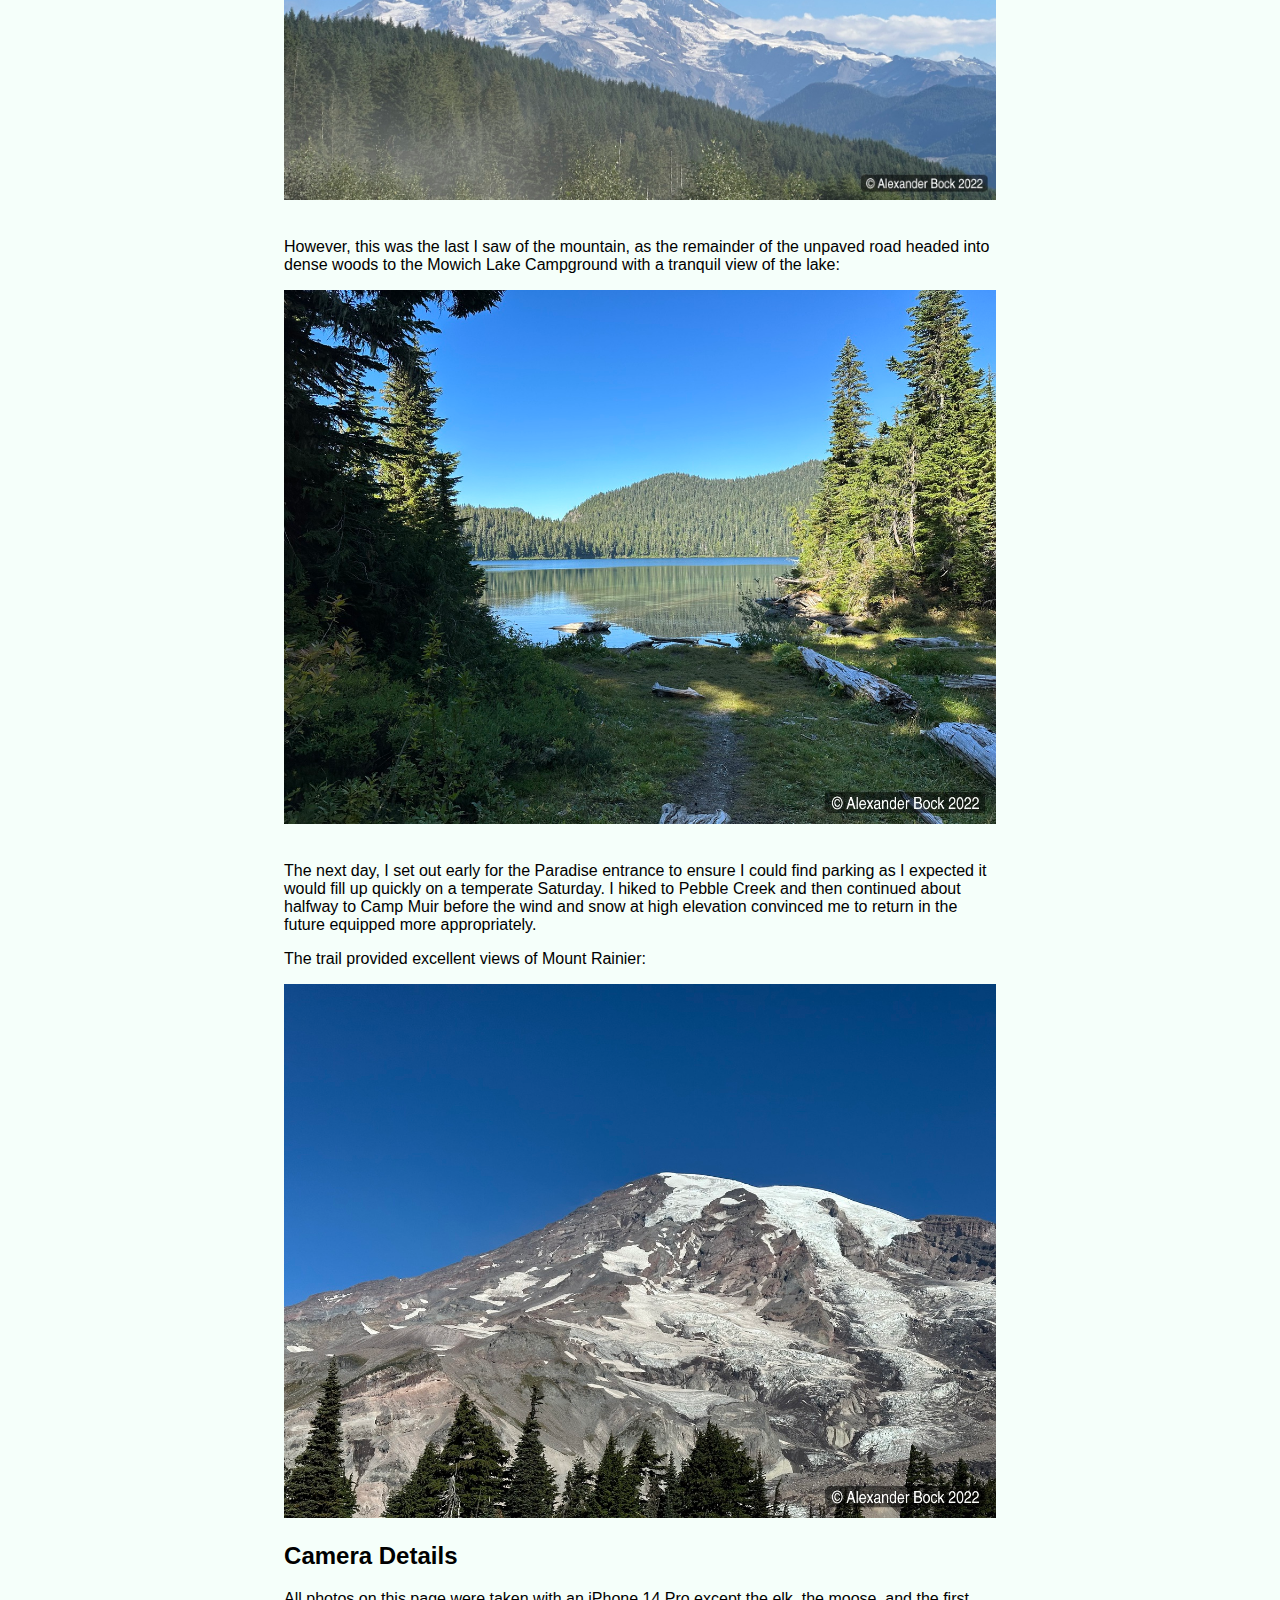
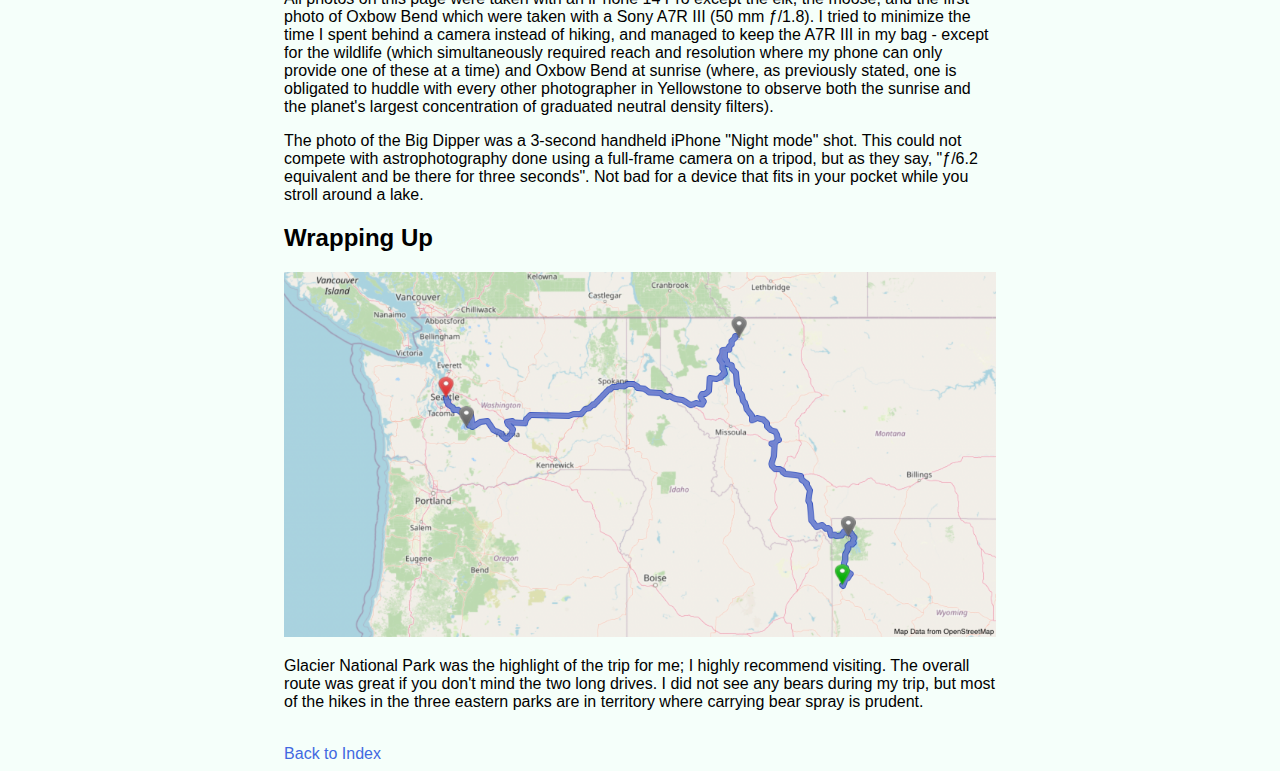
<file: trip-nw2022/index.html>
<!DOCTYPE html>
<html>
    <head>
        <meta charset="utf-8">
        <meta name="viewport" content="width=device-width,initial-scale=1">
        <title>Northwest National Parks Trip 2022</title>
        <link href="../style.css" rel="stylesheet">
    </head>
    <body>
        <div id="content">
            <h1>Northwest National Parks Trip 2022</h1>
            <p class="info-line">Alex Bock <span class="article-date">2022-10-03</span></p>
            <h2>Overview</h2>

            <p>
            I visited four national parks last week, enjoying uncharacteristically
            warm fall weather while hiking at Grand Teton, Yellowstone, Glacier, and Mount Rainier.
            The trip started with a flight to the Jackson Hole airport in Grand Teton National Park.
            This was followed by a short drive to Yellowstone National Park, a several hour drive to Glacier
            National Park, and a long drive to western Washington. I ultimately departed from
            Seattle-Tacoma International Airport.
            </p>

            <h2>Grand Teton National Park</h2>
            
            <p>
            The view from Jackson Lake Lodge was excellent:
            </p>
            <img src="gt-lodge-2.jpeg"
            alt="View of the Tetons from Jackson Lake Lodge" width="100%">
            <img src="gt-lodge-1.jpeg"
            alt="View of the sun setting behind the Tetons" width="100%">

            <br><br>

            <p>Living up to its name, Moose Pond near Jenny Lake was host to a moose:</p>
            <img src="gt-moose.jpeg"
            alt="Photo of a moose in a pond" width="100%">

            <br><br>

            <p>All visitors to Grand Teton are obligated to mill about in the cold for an hour
                around sunrise at Oxbow Bend. Not pictured: approximately twenty photographers
                setting up tripods at any conceivable place to stand along the river, the paved
                road ten feet behind me, and the crowd of smartphones shooting distant mountains
                using a flash from the nearby parking lot.
            </p>
            <img src="gt-oxbow-1.jpeg"
            alt="Oxbow Bend (Dark)" width="100%">
            <img src="gt-oxbow-2.jpeg"
            alt="Oxbow Bend (Light)" width="100%">

            <h2>Yellowstone National Park</h2>

            <p>While driving through Yellowstone, I encountered a
                positively valenced traffic jam; bison regularly graze near and cross
                the park roads:
            </p>
            <img src="y-bison.jpeg"
            alt="Photo of a bison herd" width="100%">

            <br><br>

            <p>Although one is of course obligated by Yellowstone tradition to check out Old Faithful,
                the crowd can be avoided thanks to the Upper Geyser Basin Observation Point Trail:
            </p>
            <img src="y-old-faithful.jpeg"
            alt="View from above of old faithful erupting, surrounded by a crowd" width="100%">

            <br><br>

            <p>
                At the beginning of an early morning hike on the West Thumb Overlook Loop Trail,
                I was greeted by the highly unsettling shriek of an elk:
            </p>
            <img src="y-elk.jpeg"
            alt="Photo of a male elk" width="100%">
            <p>and a chilly morning view of the lake and woodland geysers:</p>
            <img src="y-morning.jpeg"
            alt="Photo of a male elk" width="100%">

            <br><br>

            <p>The geyers near the Grand Prismatic Spring constantly produce copious amounts of steam:</p>
            <img src="y-steam.jpeg"
            alt="Photo of steam from geysers near Grand Prismatic Spring" width="100%">

            <br><br>

            <p>
                I made a brief stop at the very crowded viewpoint for the Grand Canyon of the Yellowstone
                which has some nice waterfalls:
            </p>
            <img src="y-gc-1.jpeg"
            alt="Grand Canyon of the Yellowstone Upper Falls" width="100%">
            <img src="y-gc-2.jpeg"
            alt="Grand Canyon of the Yellowstone" width="100%">

            <br><br>

            <p>
                On my last night at Yellowstone, I went out to the lake at night and enjoyed a clear, dark sky
                with the Big Dipper over the water:
            </p>
            <img src="y-lake-big-dipper.jpeg"
            alt="The Big Dipper in the sky" width="100%">

            <h2>Glacier National Park</h2>

            <p>
                On my first day at Glacier National Park, I drove Going-to-the-Sun Road from West Glacier to
                Saint Mary and back, stopping in many places to enjoy the view or go on a short hike:
            </p>
            <img src="g-overview.jpeg"
            alt="Photo from a viewpoint in Glacier National Park" width="100%">

            <br><br>

            <p>I noticed during the drive that the large Logan Pass parking lot was completely full,
                and decided that I would start off before sunrise the next day to park there and
                hike to Grinnell Glacier Overlook.
                Due to construction, Going-to-the-Sun road did not open until 6 AM. I arrived at Logan
                Pass and headed across the road to the trail as several other vehicles started arriving:
            </p>
            <img src="g-dark.jpeg"
            alt="Logan Pass early in the morning" width="100%">

            <br><br>

            <p>
                Shortly after the sun came out, a wall of opaque fog rapidly rolled into the valley:
            </p>
            <img src="g-fog-1.jpeg"
            alt="Glacier National Park with fog" width="100%">
            <p>
                The fog lent a unique character to some of the trail's ledges. Is a narrow path between
                a rock wall and a sheer drop more unsettling or less when impenetrable fog blocks the view
                of how high up you are?
            </p>
            <img src="g-fog-2.jpeg"
            alt="Glacier National Park rock ledge with fog" width="100%">

            <br><br>

            <p>
                The fog did not overstay its welcome, disappearing just as quickly as it had come
                before the novelty could wear off. The view was mostly clear for the rest of the hike:
            </p>
            <img src="g-mid.jpeg"
            alt="Glacier National Park view from Highline Trail in the morning" width="100%">

            <br><br>

            <p>
                After almost eight miles one way and couple thousand feet of total elevation gain,
                the sudden view over the saddle at Grinnell Glacier Overlook was worth it:
            </p>
            <img src="g-overlook.jpeg"
            alt="Grinnell Glacier Overlook at Glacier National Park" width="100%">

            <br><br>

            <p>
                As the sun just began to peek out, I turned around to look back at the valley
                and had the incredible luck to see a very clear rainbow over the heart of Glacier National Park:
            </p>
            <img src="g-rainbow.jpeg"
            alt="Rainbow at Glacier National Park" width="100%">

            <h2>Mount Rainier National Park</h2>

            <p>There are several different sections of Mount Rainier National Park. The most popular
                section is called Paradise, and someone who intends to "go to Mount Rainier National Park"
                without further context should probably set their GPS to the
                "Henry M Jackson Memorial Visitor Center".
            </p>

            <p>
                I decided to check out one of the less traveled
                sections of the park instead, Mowich Lake. After driving down half of a long,
                unpaved road, I was greeted with a peek of Mount Rainier:
            </p>

            <img src="mr-far.jpeg"
            alt="Photo of Mount Rainier from Mowich Lake" width="100%">

            <br><br>

            <p>
                However, this was the last I saw of the mountain, as the remainder of the unpaved
                road headed into dense woods to the Mowich Lake Campground with a tranquil view of the lake:
            </p>

            <img src="mr-mowich.jpeg"
            alt="Photo of Mowich Lake" width="100%">

            <br><br>

            <p>
                The next day, I set out early for the Paradise entrance to ensure I could find
                parking as I expected it would fill up quickly on a temperate Saturday. I hiked
                to Pebble Creek and then continued about halfway to Camp Muir before the wind and
                snow at high elevation convinced me to return in the future equipped more appropriately.
            </p>

            <p>The trail provided excellent views of Mount Rainier:</p>

            <img src="mr-near.jpeg"
            alt="Photo of Mount Rainier" width="100%">

            <h2>Camera Details</h2>
            <p>
            All photos on this page were taken with an iPhone 14 Pro except the
            elk, the moose, and the first photo of Oxbow Bend which were taken
            with a Sony A7R III (50 mm &#402;/1.8). I tried to minimize the time I spent behind
            a camera instead of hiking, and managed to keep the A7R III in my bag -
            except for the wildlife (which simultaneously required reach and resolution
            where my phone can only provide one of these at a time) and Oxbow Bend at sunrise
            (where, as previously stated, one is obligated to huddle with every other photographer
            in Yellowstone to observe both the sunrise and the planet's largest concentration of
            graduated neutral density filters).
            </p>

            <p>
                The photo of the Big Dipper was a 3-second handheld iPhone "Night mode" shot.
                This could not compete with astrophotography done using a full-frame camera
                on a tripod, but as they say, "&#402;/6.2 equivalent and be there for three seconds".
                Not bad for a device that fits in your pocket while you stroll around a lake.
            </p>

            <h2>Wrapping Up</h2>

            <img src="map.png"
            alt="Map of trip destinations" width="100%">

            <p>
            Glacier National Park was the highlight of the trip for me; I highly recommend visiting.
            The overall route was great if you don't mind the two long drives. I did not see any bears during
            my trip, but most of the hikes in the three eastern parks are in territory where carrying bear spray
            is prudent.
            </p>

            <br>
            <a href="../index.html">Back to Index</a>
        </div>
    </body>
</html>
</file>
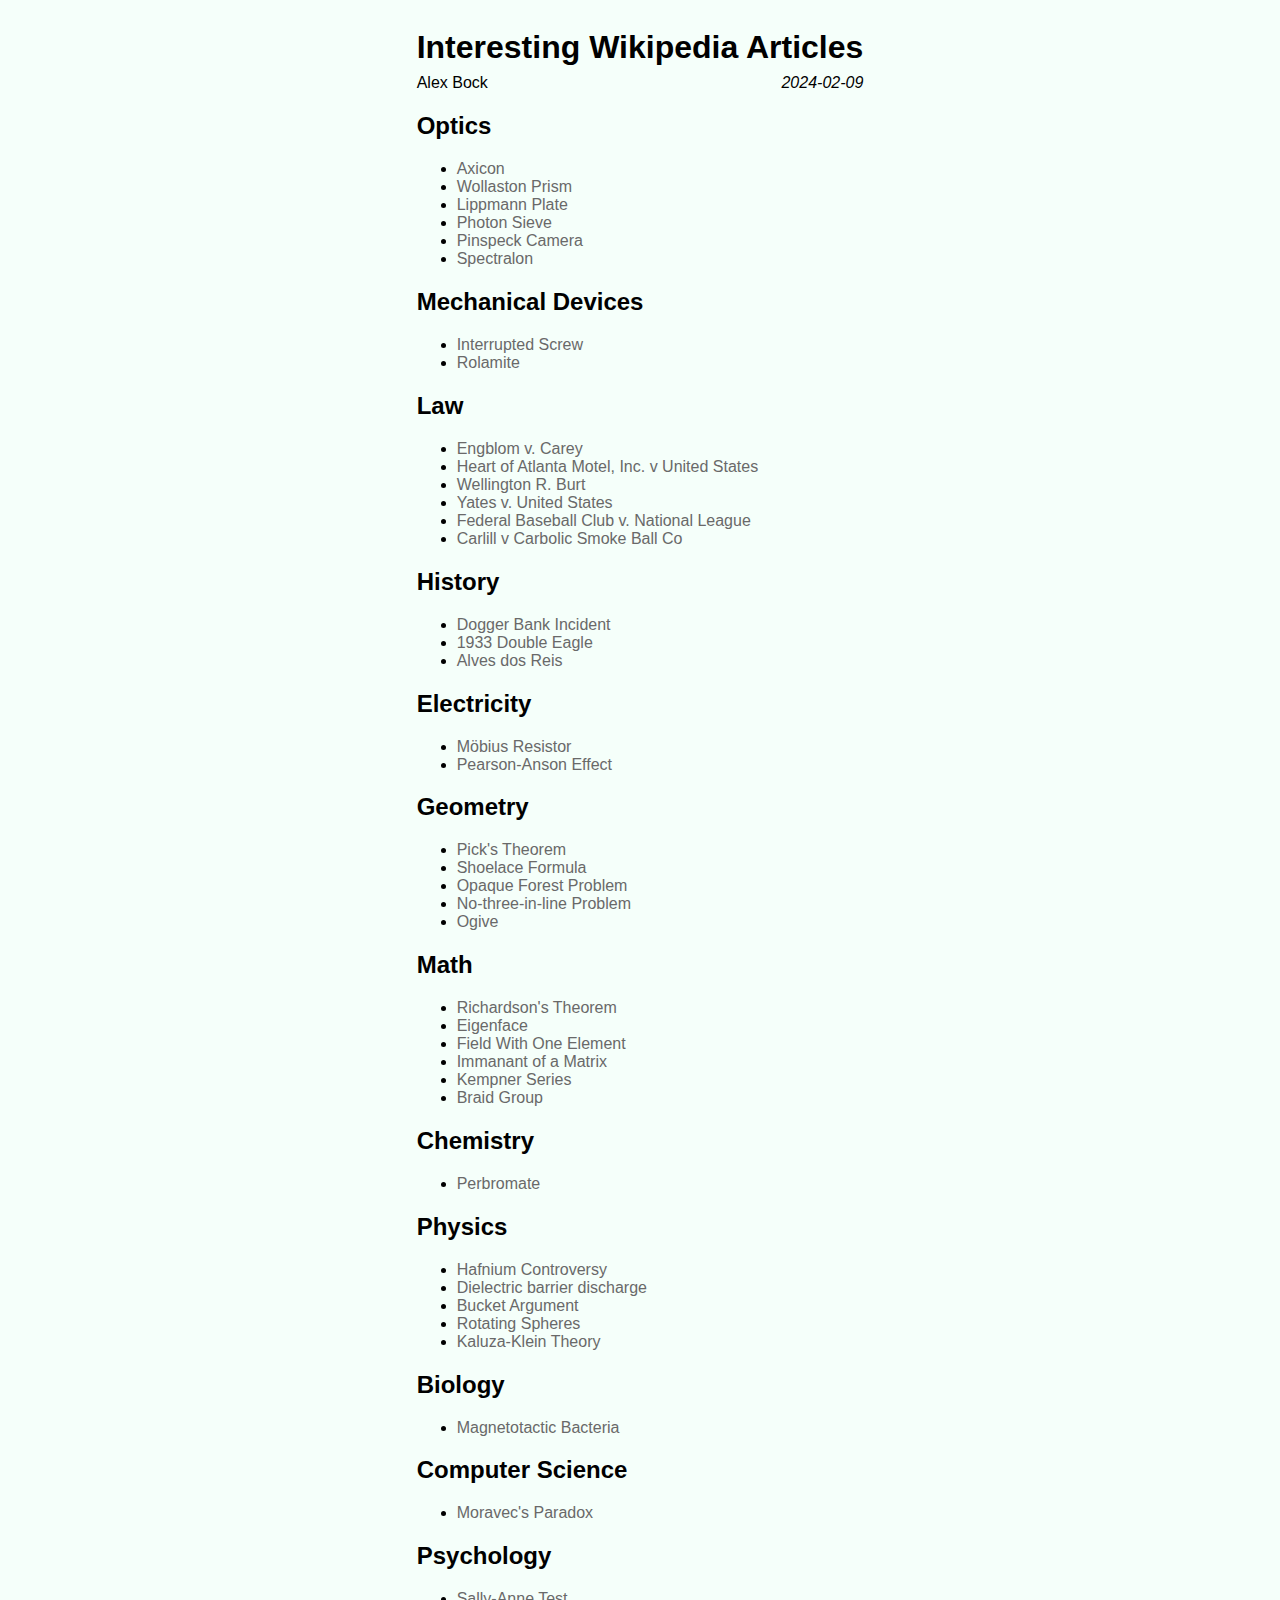
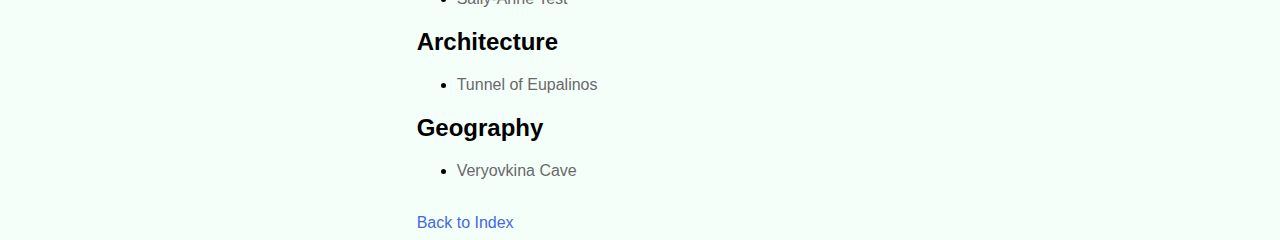
<file: wikipedia-curiosities/index.html>
<!DOCTYPE html>
<html>
    <head>
        <meta charset="utf-8">
        <meta name="viewport" content="width=device-width,initial-scale=1">
        <title>Interesting Wikipedia Articles</title>
        <link href="../style.css" rel="stylesheet">
    </head>
    <body>
        <div id="content">
            <h1>Interesting Wikipedia Articles</h1>
            <p class="info-line">Alex Bock <span class="article-date">2024-02-09</span></p>

            <h2>Optics</h2>
            <ul>
                <li>
                    <a href="https://en.wikipedia.org/wiki/Axicon">Axicon</a>
                </li>
                <li>
                    <a href="https://en.wikipedia.org/wiki/Wollaston_prism">Wollaston Prism</a>
                </li>
                <li>
                    <a href="https://en.wikipedia.org/wiki/Lippmann_plate">Lippmann Plate</a>
                </li>
                <li>
                    <a href="https://en.wikipedia.org/wiki/Photon_sieve">Photon Sieve</a>
                </li>
                <li>
                    <a href="https://en.wikipedia.org/wiki/Pinspeck_camera">Pinspeck Camera</a>
                </li>
                <li>
                    <a href="https://en.wikipedia.org/wiki/Spectralon">Spectralon</a>
                </li>
            </ul>
            <h2>Mechanical Devices</h2>
            <ul>
                <li>
                    <a href="https://en.wikipedia.org/wiki/Interrupted_screw">Interrupted Screw</a>
                </li>
                <li>
                    <a href="https://en.wikipedia.org/wiki/Rolamite">Rolamite</a>
                </li>
            </ul>
            <h2>Law</h2>
            <ul>
                <li>
                    <a href="https://en.wikipedia.org/wiki/Engblom_v._Carey">Engblom v. Carey</a>
                </li>
                <li>
                    <a href="https://en.wikipedia.org/wiki/Heart_of_Atlanta_Motel,_Inc._v._United_States">Heart of Atlanta Motel, Inc. v United States</a>
                </li>
                <li>
                    <a href="https://en.wikipedia.org/wiki/Wellington_R._Burt">Wellington R. Burt</a>
                </li>
                <li>
                    <a href="https://en.wikipedia.org/wiki/Yates_v._United_States_(2015)">Yates v. United States</a>
                </li>
                <li>
                    <a href="https://en.wikipedia.org/wiki/Federal_Baseball_Club_v._National_League">Federal Baseball Club v. National League</a>
                </li>

                <li>
                    <a href="https://en.wikipedia.org/wiki/Carlill_v_Carbolic_Smoke_Ball_Co">Carlill v Carbolic Smoke Ball Co</a>
                </li>

            </ul>
            <h2>History</h2>
            <ul>
                <li>
                    <a href="https://en.wikipedia.org/wiki/Dogger_Bank_incident"> Dogger Bank Incident</a>
                </li>
                <li>
                    <a href="https://en.wikipedia.org/wiki/1933_double_eagle">1933 Double Eagle</a>
                </li>
                <li>
                    <a href="https://en.wikipedia.org/wiki/Alves_dos_Reis">Alves dos Reis</a>
                </li>
            </ul>
            <h2>Electricity</h2>
            <ul>
                <li>
                    <a href="https://en.wikipedia.org/wiki/M%C3%B6bius_resistor">Möbius Resistor</a>
                </li>
                <li>
                    <a href="https://en.wikipedia.org/wiki/Pearson%E2%80%93Anson_effect">Pearson-Anson Effect</a>
                </li>
            </ul>
            <h2>Geometry</h2>
            <ul>
                <li>
                    <a href="https://en.wikipedia.org/wiki/Pick%27s_theorem">Pick's Theorem</a>
                </li>
                <li>
                    <a href="https://en.wikipedia.org/wiki/Shoelace_formula">Shoelace Formula</a>
                </li>
                <li>
                    <a href="https://en.wikipedia.org/wiki/Opaque_forest_problem">Opaque Forest Problem</a>
                </li>
                <li>
                    <a href="https://en.wikipedia.org/wiki/No-three-in-line_problem">No-three-in-line Problem</a>
                </li>
                <li>
                    <a href="https://en.wikipedia.org/wiki/Ogive">Ogive</a>
                </li>
            </ul>
            <h2>Math</h2>
            <ul>
                <li>
                    <a href="https://en.wikipedia.org/wiki/Richardson%27s_theorem">Richardson's Theorem</a>
                </li>
                <li>
                    <a href="https://en.wikipedia.org/wiki/Eigenface">Eigenface</a>
                </li>
                <li>
                    <a href="https://en.wikipedia.org/wiki/Field_with_one_element">Field With One Element</a>
                </li>
                <li>
                    <a href="https://en.wikipedia.org/wiki/Immanant_of_a_matrix">Immanant of a Matrix</a>
                </li>
                <li>
                    <a href="https://en.wikipedia.org/wiki/Kempner_series">Kempner Series</a>
                </li>
                <li>
                    <a href="https://en.wikipedia.org/wiki/Braid_group">Braid Group</a>
                </li>
            </ul>
            <h2>Chemistry</h2>
            <ul>
                <li>
                    <a href="https://en.wikipedia.org/wiki/Perbromate">Perbromate</a>
                </li>
            </ul>
            <h2>Physics</h2>
            <ul>
                <li>
                    <a href="https://en.wikipedia.org/wiki/Hafnium_controversy">Hafnium Controversy</a>
                </li>
                <li>
                    <a href="https://en.wikipedia.org/wiki/Dielectric_barrier_discharge">Dielectric barrier discharge</a>
                </li>
                <li>
                    <a href="https://en.wikipedia.org/wiki/Bucket_argument">Bucket Argument</a>
                </li>
                <li>
                    <a href="https://en.wikipedia.org/wiki/Rotating_spheres">Rotating Spheres</a>
                </li>
                <li>
                    <a href="https://en.wikipedia.org/wiki/Kaluza%E2%80%93Klein_theory">Kaluza-Klein Theory</a>
                </li>
            </ul>
            <h2>Biology</h2>
            <ul>
                <li>
                    <a href="https://en.wikipedia.org/wiki/Magnetotactic_bacteria">Magnetotactic Bacteria</a>
                </li>
            </ul>
            <h2>Computer Science</h2>
            <ul>
                <li>
                    <a href="https://en.wikipedia.org/wiki/Moravec%27s_paradox">Moravec's Paradox</a>
                </li>
            </ul>
            <h2>Psychology</h2>
            <ul>
                <li>
                    <a href="https://en.wikipedia.org/wiki/Sally%E2%80%93Anne_test">Sally-Anne Test</a>
                </li>
            </ul>
            <h2>Architecture</h2>
            <ul>
                <li>
                    <a href="https://en.wikipedia.org/wiki/Tunnel_of_Eupalinos">Tunnel of Eupalinos</a>
                </li>
            </ul>
            <h2>Geography</h2>
            <ul>
                <li>
                    <a href="https://en.wikipedia.org/wiki/Veryovkina_Cave">Veryovkina Cave</a>
                </li>
            </ul>

            <br>
            <a href="../index.html">Back to Index</a>
        </div>
    </body>
</html>
</file>
<file: style.css>
body {
    display: flex;
    justify-content: center;
    font-family: sans-serif;
    background-color: #F5FFFA;
    padding-left: 1em;
    padding-right: 1em;
}

#content {
    max-width: 80ch;
}

h1 {
    margin-bottom: 0px;
    padding-bottom: 0px;
}

.info-line {
    margin-top: 0px;
    padding-top: 0.5em;
}

.article-date {
    float: right;
    font-style: italic;
}

a[href*="wikipedia.org"] {
    color: dimgray;
}
a {
    text-decoration: none;
    color: royalblue;
}
a:visited {
    color: rebeccapurple;
}
</file>
<file: index.css>
#article-list li {
    margin-bottom: 0.5em;
}

.indexCategoryOptics:before,
.indexCategoryTravel:before,
.indexCategoryGeneral:before,
.indexCategorySoftwareDevelopment:before {
    content: "■";
    padding-right: 0.5em;
}
.indexCategoryOptics:before {
    color: blue;
}
.indexCategoryTravel:before {
    color: green;
}
.indexCategoryGeneral:before {
    color: darkred;
}
.indexCategorySoftwareDevelopment:before {
    color: darksalmon;
}

footer {
    display: flex;
    flex-direction: row;
    flex-shrink: 0;
    margin: 1em;
}
footer span {
    padding-right: 1.2em;
}
footer span:last-child {
    padding-right: 0em;
}
#content {
    flex: 1 0 auto;
}
body {
    flex-direction: column;
    align-items: center;
}
html,body {
    height: 100%;
    margin: 0px;
}
</file>
<file: math.css>
.eq {
    font-family: serif;
    display: inline-flex;
    flex-direction: row;
    align-items: center;
    justify-content: center;
}

.eq sup, span.var sup {
    font-size: 60%;
}

.group {
    display: inline-flex;
    flex-direction: row;
    align-items: center;
    justify-content: center;
}

.eq.full_line {
    display: flex;
    font-size: 125%;
}

.frac {
    display: flex;
    flex-direction: column;
    margin-left: 0.1em;
    margin-right: 0.1em;
    align-items: stretch;
    justify-content: center;
}
.frac > :first-child {
    border-bottom: 0.75px solid black;
    padding-bottom: 0.1em;
}
.frac > :last-child {
    border-top: 0.75px solid black;
    padding-top: 0.1em;
}

.var {
    display: inline;
    font-style: italic;
    font-family: serif;
    margin-left: 0.05em;
    margin-right: 0.05em;
}

p > span.var, p>span.sym, p>.num {
    font-family: serif;
    margin-left: 0.05em;
    margin-right: 0.05em;
}

.num {
    display: inline;
    font-style: normal;
}

.sym {
    display: inline;
    margin-left: 0.2em;
    margin-right: 0.2em;
}

.paren {
    display: flex;
    flex-direction: row;
    align-items: center;
    justify-content: center;
}

.paren::before {
    content: "(";
}
.paren::after {
    content: ")";
}
.paren.tall {
    margin-left: 0.1em;
    margin-right: 0.1em;
}
.paren.tall::before, .paren.tall::after {
    transform: scale(1, 3.2);
    padding-bottom: 0.1em;
}

/*
.paren_tall {
    border-left: 2px solid black;
    border-right: 2px solid black;
    border-radius: 5px;
}
*/

.isolate::before {
    content: "\200a";
    font-size: 50%;
}
.isolate::after {
    content: "\200a";
    font-size: 50%;
}

table {
    border-spacing: 0.5em;
    border-collapse: separate;
}
</file>
